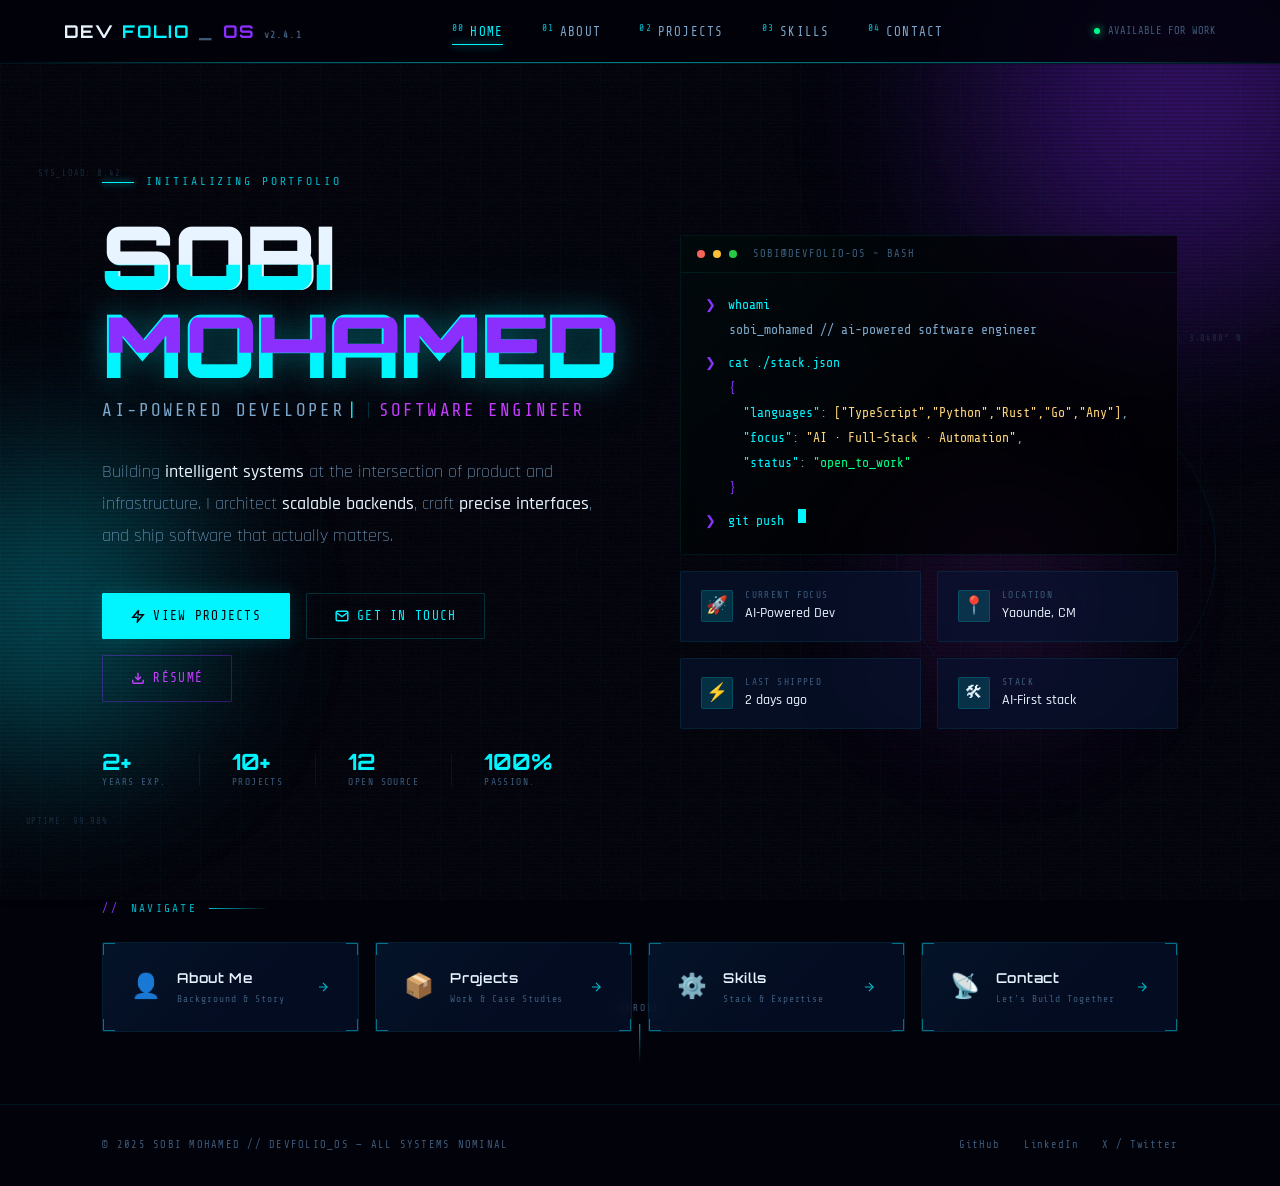
<file: index.html>
<!DOCTYPE html>
<html lang="en">
<head>
  <meta charset="UTF-8" />
  <meta name="viewport" content="width=device-width, initial-scale=1.0" />
  <title>DEVFOLIO_OS // SOBI MOHAMED</title>
  <link rel="stylesheet" href="./style.css" />
  <style>
    /* ── Hero-specific styles ─────────────────────────────── */
    .hero {
      min-height: calc(100vh - var(--nav-h));
      display: grid;
      grid-template-columns: 1fr 1fr;
      align-items: center;
      gap: 4rem;
      padding: clamp(3rem, 8vh, 6rem) clamp(1.5rem, 8vw, 7rem);
      max-width: 1280px;
      margin: 0 auto;
      position: relative;
      z-index: 1;
    }

    /* ── Left column ──────────────────────────────────────── */
    .hero-left { display: flex; flex-direction: column; gap: 0; }

    .hero-eyebrow {
      display: flex;
      align-items: center;
      gap: 0.75rem;
      font-family: var(--font-mono);
      font-size: 0.72rem;
      color: var(--cyan-dim);
      letter-spacing: 0.25em;
      text-transform: uppercase;
      margin-bottom: 1.25rem;
    }
    .hero-eyebrow::before {
      content: '';
      width: 32px;
      height: 1px;
      background: var(--cyan);
      box-shadow: 0 0 6px var(--cyan);
    }

    .hero-name {
      font-family: var(--font-display);
      font-size: clamp(3rem, 7vw, 5.5rem);
      font-weight: 900;
      line-height: 1.0;
      letter-spacing: -0.02em;
      color: var(--text-primary);
      margin-bottom: 0.5rem;
    }
    .hero-name .line-2 {
      color: var(--cyan);
      text-shadow: 0 0 30px var(--cyan-glow-md), 0 0 80px var(--cyan-glow);
      display: block;
    }

    .hero-title {
      font-family: var(--font-mono);
      font-size: clamp(0.85rem, 1.8vw, 1.1rem);
      color: var(--text-secondary);
      letter-spacing: 0.12em;
      text-transform: uppercase;
      margin-bottom: 2rem;
      display: flex;
      align-items: center;
      gap: 0.6rem;
    }
    .hero-title-divider {
      width: 1px;
      height: 16px;
      background: var(--border-dim);
    }
    .hero-title .accent { color: var(--electric); }

    .hero-tagline {
      font-size: clamp(1rem, 1.6vw, 1.15rem);
      color: var(--text-secondary);
      line-height: 1.75;
      max-width: 520px;
      margin-bottom: 2.5rem;
      font-weight: 300;
    }
    .hero-tagline strong {
      color: var(--text-primary);
      font-weight: 500;
    }

    .hero-cta {
      display: flex;
      align-items: center;
      gap: 1rem;
      flex-wrap: wrap;
      margin-bottom: 3rem;
    }

    .hero-meta {
      display: flex;
      align-items: center;
      gap: 2rem;
      flex-wrap: wrap;
    }
    .hero-meta-item {
      display: flex;
      flex-direction: column;
      gap: 0.2rem;
    }
    .hero-meta-value {
      font-family: var(--font-display);
      font-size: 1.4rem;
      font-weight: 700;
      color: var(--cyan);
      line-height: 1;
    }
    .hero-meta-label {
      font-family: var(--font-mono);
      font-size: 0.6rem;
      color: var(--text-muted);
      letter-spacing: 0.15em;
      text-transform: uppercase;
    }
    .hero-meta-sep {
      width: 1px;
      height: 32px;
      background: var(--border-subtle);
    }

    /* ── Right column ─────────────────────────────────────── */
    .hero-right {
      display: flex;
      flex-direction: column;
      gap: 1rem;
      align-items: stretch;
    }

    /* Terminal card */
    .hero-terminal {
      animation: terminal-appear 1s var(--ease-out) 0.4s both;
    }
    @keyframes terminal-appear {
      from { opacity: 0; transform: translateY(20px) scale(0.98); }
      to   { opacity: 1; transform: translateY(0) scale(1); }
    }
    .hero-terminal .terminal-body { padding: 1.25rem 1.5rem; }

    /* Status strip */
    .hero-status-strip {
      display: grid;
      grid-template-columns: 1fr 1fr;
      gap: 1rem;
    }
    .status-card {
      background: var(--bg-glass);
      border: 1px solid var(--border-subtle);
      border-radius: 2px;
      padding: 1rem 1.25rem;
      display: flex;
      align-items: center;
      gap: 0.75rem;
      backdrop-filter: blur(8px);
      transition: border-color 0.3s ease;
    }
    .status-card:hover { border-color: var(--border-dim); }
    .status-icon {
      font-size: 1.1rem;
      width: 32px;
      height: 32px;
      display: flex;
      align-items: center;
      justify-content: center;
      background: var(--cyan-glow);
      border-radius: 2px;
      border: 1px solid rgba(0,245,255,0.15);
      flex-shrink: 0;
    }
    .status-info { min-width: 0; }
    .status-label {
      font-family: var(--font-mono);
      font-size: 0.6rem;
      color: var(--text-muted);
      letter-spacing: 0.15em;
      text-transform: uppercase;
    }
    .status-value {
      font-family: var(--font-body);
      font-size: 0.85rem;
      color: var(--text-primary);
      font-weight: 500;
      white-space: nowrap;
      overflow: hidden;
      text-overflow: ellipsis;
    }

    /* ── Scroll indicator ─────────────────────────────────── */
    .scroll-hint {
      position: absolute;
      bottom: 2.5rem;
      left: 50%;
      transform: translateX(-50%);
      display: flex;
      flex-direction: column;
      align-items: center;
      gap: 0.5rem;
      font-family: var(--font-mono);
      font-size: 0.6rem;
      color: var(--text-muted);
      letter-spacing: 0.2em;
      text-transform: uppercase;
      animation: hint-fade 3s ease-in-out 2s both;
    }
    @keyframes hint-fade {
      from { opacity: 0; transform: translateX(-50%) translateY(10px); }
      to   { opacity: 1; transform: translateX(-50%) translateY(0); }
    }
    .scroll-hint-line {
      width: 1px;
      height: 40px;
      background: linear-gradient(180deg, var(--cyan-dim), transparent);
      animation: scroll-line 2s ease-in-out infinite;
    }
    @keyframes scroll-line {
      0%, 100% { transform: scaleY(1); opacity: 0.6; }
      50%       { transform: scaleY(0.5); opacity: 1; }
    }

    /* ── Floating data points ─────────────────────────────── */
    .data-point {
      position: absolute;
      font-family: var(--font-mono);
      font-size: 0.55rem;
      color: var(--text-muted);
      letter-spacing: 0.1em;
      pointer-events: none;
      opacity: 0.4;
      animation: float-data 6s ease-in-out infinite alternate;
    }
    .data-point:nth-child(1) { top: 15%; left: 3%; animation-delay: 0s; }
    .data-point:nth-child(2) { top: 30%; right: 3%; animation-delay: -2s; }
    .data-point:nth-child(3) { bottom: 25%; left: 2%; animation-delay: -4s; }
    @keyframes float-data {
      from { transform: translateY(0); opacity: 0.3; }
      to   { transform: translateY(-8px); opacity: 0.5; }
    }

    /* ── Hero line animation ──────────────────────────────── */
    .hero-left > * {
      animation: slide-up 0.8s var(--ease-out) both;
    }
    .hero-eyebrow   { animation-delay: 0.05s; }
    .hero-name      { animation-delay: 0.15s; }
    .hero-title     { animation-delay: 0.25s; }
    .hero-tagline   { animation-delay: 0.35s; }
    .hero-cta       { animation-delay: 0.45s; }
    .hero-meta      { animation-delay: 0.55s; }
    @keyframes slide-up {
      from { opacity: 0; transform: translateY(24px); }
      to   { opacity: 1; transform: translateY(0); }
    }

    /* ── Typewriter cursor ────────────────────────────────── */
    #typed-role::after {
      content: '|';
      animation: blink 1s step-end infinite;
      color: var(--cyan);
      margin-left: 2px;
    }

    /* ── Holographic ring (decorative) ───────────────────── */
    .holo-ring {
      position: absolute;
      border-radius: 50%;
      border: 1px solid;
      pointer-events: none;
      animation: ring-pulse 4s ease-in-out infinite;
    }
    .holo-ring-1 {
      width: 320px; height: 320px;
      border-color: rgba(0,245,255,0.06);
      top: 50%; right: 5%;
      transform: translateY(-50%);
      animation-delay: 0s;
    }
    .holo-ring-2 {
      width: 480px; height: 480px;
      border-color: rgba(139,47,255,0.04);
      top: 50%; right: 5%;
      transform: translateY(-50%);
      animation-delay: -2s;
    }
    .holo-ring-3 {
      width: 640px; height: 640px;
      border-color: rgba(0,245,255,0.025);
      top: 50%; right: 5%;
      transform: translateY(-50%);
      animation-delay: -1s;
    }
    @keyframes ring-pulse {
      0%, 100% { opacity: 0.5; transform: translateY(-50%) scale(1); }
      50%       { opacity: 1; transform: translateY(-50%) scale(1.02); }
    }

    /* ── Responsive ───────────────────────────────────────── */
    @media (max-width: 1024px) {
      .hero {
        grid-template-columns: 1fr;
        gap: 3rem;
        padding-top: 2.5rem;
      }
      .hero-right { display: none; }
      .holo-ring { display: none; }
    }
    @media (max-width: 768px) {
      .hero-meta { gap: 1.25rem; }
      .scroll-hint { display: none; }
    }
    @media (max-width: 480px) {
      .hero-meta-value { font-size: 1.1rem; }
    }
  </style>
</head>
<body>

  <!-- Background layers -->
  <div class="noise"></div>
  <div class="orb orb-1"></div>
  <div class="orb orb-2"></div>
  <div class="orb orb-3"></div>

  <!-- Navigation -->
  <nav class="nav" id="main-nav">
    <a href="./index.html" class="nav-logo">
      <span>DEV</span><span class="accent">FOLIO</span><span style="color:var(--text-muted)">_</span><span style="color:var(--violet)">OS</span>
      <span class="version">v2.4.1</span>
    </a>

    <ul class="nav-links" id="nav-links">
      <li><a href="./index.html"    class="nav-link active" data-index="00">Home</a></li>
      <li><a href="./about.html"    class="nav-link"        data-index="01">About</a></li>
      <li><a href="./projects.html" class="nav-link"        data-index="02">Projects</a></li>
      <li><a href="./skills.html"   class="nav-link"        data-index="03">Skills</a></li>
      <li><a href="./contact.html"  class="nav-link"        data-index="04">Contact</a></li>
    </ul>

    <div class="nav-status">
      <div class="nav-status-dot"></div>
      <span>AVAILABLE FOR WORK</span>
    </div>

    <button class="nav-toggle" id="nav-toggle" aria-label="Toggle navigation">
      <span></span><span></span><span></span>
    </button>
  </nav>

  <!-- Page -->
  <main class="page">

    <!-- Floating data labels -->
    <span class="data-point">SYS_LOAD: 0.42</span>
    <span class="data-point">LAT: 3.8480° N</span>
    <span class="data-point">UPTIME: 99.98%</span>

    <!-- Holographic rings -->
    <div class="holo-ring holo-ring-1"></div>
    <div class="holo-ring holo-ring-2"></div>
    <div class="holo-ring holo-ring-3"></div>

    <!-- Hero -->
    <section class="hero" id="hero">

      <!-- Left Column -->
      <div class="hero-left">

        <div class="hero-eyebrow">
          <span>Initializing portfolio</span>
        </div>

        <h1 class="hero-name glitch" data-text="SOBI MOHAMED">
          SOBI
          <span class="line-2">MOHAMED</span>
        </h1>

        <p class="hero-title">
          <span id="typed-role">AI-Powered Developer</span>
          <span class="hero-title-divider"></span>
          <span class="accent">Software Engineer</span>
        </p>

        <p class="hero-tagline">
          Building <strong>intelligent systems</strong> at the intersection of
          product and infrastructure. I architect <strong>scalable backends</strong>,
          craft <strong>precise interfaces</strong>, and ship software that
          actually matters.
        </p>

        <div class="hero-cta">
          <a href="./projects.html" class="btn btn-primary">
            <svg width="14" height="14" viewBox="0 0 24 24" fill="none" stroke="currentColor" stroke-width="2.5"><polyline points="13 2 3 14 12 14 11 22 21 10 12 10 13 2"></polyline></svg>
            View Projects
          </a>
          <a href="./contact.html" class="btn btn-outline">
            <svg width="14" height="14" viewBox="0 0 24 24" fill="none" stroke="currentColor" stroke-width="2.5"><path d="M4 4h16c1.1 0 2 .9 2 2v12c0 1.1-.9 2-2 2H4c-1.1 0-2-.9-2-2V6c0-1.1.9-2 2-2z"></path><polyline points="22,6 12,13 2,6"></polyline></svg>
            Get In Touch
          </a>
          <a href="/assets/myResume.pdf" class="btn btn-violet">
            <svg width="14" height="14" viewBox="0 0 24 24" fill="none" stroke="currentColor" stroke-width="2.5"><path d="M21 15v4a2 2 0 0 1-2 2H5a2 2 0 0 1-2-2v-4"></path><polyline points="7 10 12 15 17 10"></polyline><line x1="12" y1="15" x2="12" y2="3"></line></svg>
            Résumé
          </a>
        </div>

        <div class="hero-meta">
          <div class="hero-meta-item">
            <span class="hero-meta-value">2+</span>
            <span class="hero-meta-label">Years Exp.</span>
          </div>
          <div class="hero-meta-sep"></div>
          <div class="hero-meta-item">
            <span class="hero-meta-value">10+</span>
            <span class="hero-meta-label">Projects</span>
          </div>
          <div class="hero-meta-sep"></div>
          <div class="hero-meta-item">
            <span class="hero-meta-value">12</span>
            <span class="hero-meta-label">Open Source</span>
          </div>
          <div class="hero-meta-sep"></div>
          <div class="hero-meta-item">
            <span class="hero-meta-value">100%</span>
            <span class="hero-meta-label">Passion.</span>
          </div>
        </div>

      </div>

      <!-- Right Column -->
      <div class="hero-right">

        <!-- Terminal window -->
        <div class="hero-terminal terminal card">
          <div class="terminal-header">
            <div class="terminal-dot red"></div>
            <div class="terminal-dot yellow"></div>
            <div class="terminal-dot green"></div>
            <span class="terminal-title">sobi@devfolio-os ~ bash</span>
          </div>
          <div class="terminal-body">
            <div class="terminal-line">
              <span class="terminal-prompt">❯</span>
              <span class="terminal-cmd">whoami</span>
            </div>
            <div class="terminal-line">
              <span class="terminal-out">sobi_mohamed // ai-powered software engineer</span>
            </div>
            <div class="terminal-line" style="margin-top:0.5rem">
              <span class="terminal-prompt">❯</span>
              <span class="terminal-cmd">cat ./stack.json</span>
            </div>
            <div class="terminal-line">
              <span class="terminal-out" style="color:var(--violet);">{</span>
            </div>
            <div class="terminal-line">
              <span class="terminal-out">&nbsp;&nbsp;<span style="color:var(--cyan);">"languages"</span>: <span style="color:#ffd77a;">["TypeScript","Python","Rust","Go","Any"]</span>,</span>
            </div>
            <div class="terminal-line">
              <span class="terminal-out">&nbsp;&nbsp;<span style="color:var(--cyan);">"focus"</span>: <span style="color:#ffd77a;">"AI · Full-Stack · Automation"</span>,</span>
            </div>
            <div class="terminal-line">
              <span class="terminal-out">&nbsp;&nbsp;<span style="color:var(--cyan);">"status"</span>: <span style="color:#00ff88;">"open_to_work"</span></span>
            </div>
            <div class="terminal-line">
              <span class="terminal-out" style="color:var(--violet);">}</span>
            </div>
            <div class="terminal-line" style="margin-top:0.5rem">
              <span class="terminal-prompt">❯</span>
              <span class="terminal-cmd" id="live-cmd"></span>
              <span class="terminal-cursor"></span>
            </div>
          </div>
        </div>

        <!-- Status strip -->
        <div class="hero-status-strip">
          <div class="status-card">
            <div class="status-icon">🚀</div>
            <div class="status-info">
              <div class="status-label">Current Focus</div>
              <div class="status-value">AI-Powered Dev</div>
            </div>
          </div>
          <div class="status-card">
            <div class="status-icon">📍</div>
            <div class="status-info">
              <div class="status-label">Location</div>
              <div class="status-value">Yaounde, CM</div>
            </div>
          </div>
          <div class="status-card">
            <div class="status-icon">⚡</div>
            <div class="status-info">
              <div class="status-label">Last Shipped</div>
              <div class="status-value">2 days ago</div>
            </div>
          </div>
          <div class="status-card">
            <div class="status-icon">🛠</div>
            <div class="status-info">
              <div class="status-label">Stack</div>
              <div class="status-value">AI-First stack</div>
            </div>
          </div>
        </div>

      </div>

    </section><!-- /hero -->

    <!-- Scroll hint -->
    <div class="scroll-hint">
      <span>Scroll</span>
      <div class="scroll-hint-line"></div>
    </div>

    <!-- Quick nav tiles -->
    <section class="section reveal" id="quick-nav" style="padding-top:0; padding-bottom: clamp(4rem,8vh,6rem);">
      <div class="section-tag">Navigate</div>
      <div style="display:grid; grid-template-columns: repeat(auto-fit, minmax(220px, 1fr)); gap:1rem; margin-top:1.5rem;">

        <a href="./about.html" class="card" style="padding:1.5rem 1.75rem; display:flex; align-items:center; gap:1rem; text-decoration:none;">
          <div class="card-corner tl"></div><div class="card-corner tr"></div>
          <div class="card-corner bl"></div><div class="card-corner br"></div>
          <span style="font-size:1.5rem;">👤</span>
          <div>
            <div style="font-family:var(--font-display);font-size:0.85rem;font-weight:600;color:var(--text-primary);letter-spacing:0.05em;">About Me</div>
            <div style="font-family:var(--font-mono);font-size:0.6rem;color:var(--text-muted);letter-spacing:0.1em;margin-top:0.2rem;">Background &amp; Story</div>
          </div>
          <svg style="margin-left:auto;color:var(--cyan-dim);flex-shrink:0;" width="14" height="14" viewBox="0 0 24 24" fill="none" stroke="currentColor" stroke-width="2"><line x1="5" y1="12" x2="19" y2="12"/><polyline points="12 5 19 12 12 19"/></svg>
        </a>

        <a href="./projects.html" class="card" style="padding:1.5rem 1.75rem; display:flex; align-items:center; gap:1rem; text-decoration:none;">
          <div class="card-corner tl"></div><div class="card-corner tr"></div>
          <div class="card-corner bl"></div><div class="card-corner br"></div>
          <span style="font-size:1.5rem;">📦</span>
          <div>
            <div style="font-family:var(--font-display);font-size:0.85rem;font-weight:600;color:var(--text-primary);letter-spacing:0.05em;">Projects</div>
            <div style="font-family:var(--font-mono);font-size:0.6rem;color:var(--text-muted);letter-spacing:0.1em;margin-top:0.2rem;">Work &amp; Case Studies</div>
          </div>
          <svg style="margin-left:auto;color:var(--cyan-dim);flex-shrink:0;" width="14" height="14" viewBox="0 0 24 24" fill="none" stroke="currentColor" stroke-width="2"><line x1="5" y1="12" x2="19" y2="12"/><polyline points="12 5 19 12 12 19"/></svg>
        </a>

        <a href="./skills.html" class="card" style="padding:1.5rem 1.75rem; display:flex; align-items:center; gap:1rem; text-decoration:none;">
          <div class="card-corner tl"></div><div class="card-corner tr"></div>
          <div class="card-corner bl"></div><div class="card-corner br"></div>
          <span style="font-size:1.5rem;">⚙️</span>
          <div>
            <div style="font-family:var(--font-display);font-size:0.85rem;font-weight:600;color:var(--text-primary);letter-spacing:0.05em;">Skills</div>
            <div style="font-family:var(--font-mono);font-size:0.6rem;color:var(--text-muted);letter-spacing:0.1em;margin-top:0.2rem;">Stack &amp; Expertise</div>
          </div>
          <svg style="margin-left:auto;color:var(--cyan-dim);flex-shrink:0;" width="14" height="14" viewBox="0 0 24 24" fill="none" stroke="currentColor" stroke-width="2"><line x1="5" y1="12" x2="19" y2="12"/><polyline points="12 5 19 12 12 19"/></svg>
        </a>

        <a href="./contact.html" class="card" style="padding:1.5rem 1.75rem; display:flex; align-items:center; gap:1rem; text-decoration:none;">
          <div class="card-corner tl"></div><div class="card-corner tr"></div>
          <div class="card-corner bl"></div><div class="card-corner br"></div>
          <span style="font-size:1.5rem;">📡</span>
          <div>
            <div style="font-family:var(--font-display);font-size:0.85rem;font-weight:600;color:var(--text-primary);letter-spacing:0.05em;">Contact</div>
            <div style="font-family:var(--font-mono);font-size:0.6rem;color:var(--text-muted);letter-spacing:0.1em;margin-top:0.2rem;">Let's Build Together</div>
          </div>
          <svg style="margin-left:auto;color:var(--cyan-dim);flex-shrink:0;" width="14" height="14" viewBox="0 0 24 24" fill="none" stroke="currentColor" stroke-width="2"><line x1="5" y1="12" x2="19" y2="12"/><polyline points="12 5 19 12 12 19"/></svg>
        </a>

      </div>
    </section>

  </main>

  <!-- Footer -->
  <footer class="footer">
    <div class="footer-left">
      &copy; 2025 SOBI MOHAMED // DEVFOLIO_OS &mdash; ALL SYSTEMS NOMINAL
    </div>
    <div class="footer-right">
      <a href="https://github.com/sobimohammet" target="_blank" rel="noopener">GitHub</a>
      <a href="https://linkedin.com/" target="_blank" rel="noopener">LinkedIn</a>
      <a href="https://twitter.com/" target="_blank" rel="noopener">X / Twitter</a>
    </div>
  </footer>

  <script src="./main.js"></script>
  <script>
    /* ── Typewriter role cycling ─────────────────────────── */
    const roles = [
      'AI-Powered Developer',
      'Full-Stack Engineer',
      'Backend Architect',
      'Automation Builder',
      'Software Craftsman',
    ];
    let roleIdx = 0;
    let charIdx = 0;
    let deleting = false;
    const typedEl = document.getElementById('typed-role');

    function typeRole() {
      const current = roles[roleIdx];
      if (!deleting) {
        typedEl.textContent = current.slice(0, ++charIdx);
        if (charIdx === current.length) {
          deleting = true;
          setTimeout(typeRole, 2200);
          return;
        }
      } else {
        typedEl.textContent = current.slice(0, --charIdx);
        if (charIdx === 0) {
          deleting = false;
          roleIdx = (roleIdx + 1) % roles.length;
        }
      }
      setTimeout(typeRole, deleting ? 45 : 90);
    }
    setTimeout(typeRole, 1200);

    /* ── Live terminal command animation ─────────────────── */
    const liveCmds = [
      'git push origin main',
      'npm run build',
      'docker compose up',
      'cargo test --release',
      'python train.py --epochs 50',
    ];
    let cmdIdx = 0;
    let cmdChar = 0;
    let cmdDeleting = false;
    const liveCmdEl = document.getElementById('live-cmd');

    function typeCmd() {
      const current = liveCmds[cmdIdx];
      if (!cmdDeleting) {
        liveCmdEl.textContent = current.slice(0, ++cmdChar);
        if (cmdChar === current.length) {
          cmdDeleting = true;
          setTimeout(typeCmd, 1800);
          return;
        }
      } else {
        liveCmdEl.textContent = current.slice(0, --cmdChar);
        if (cmdChar === 0) {
          cmdDeleting = false;
          cmdIdx = (cmdIdx + 1) % liveCmds.length;
        }
      }
      setTimeout(typeCmd, cmdDeleting ? 35 : 80);
    }
    setTimeout(typeCmd, 2500);
  </script>

</body>
</html>
</file>
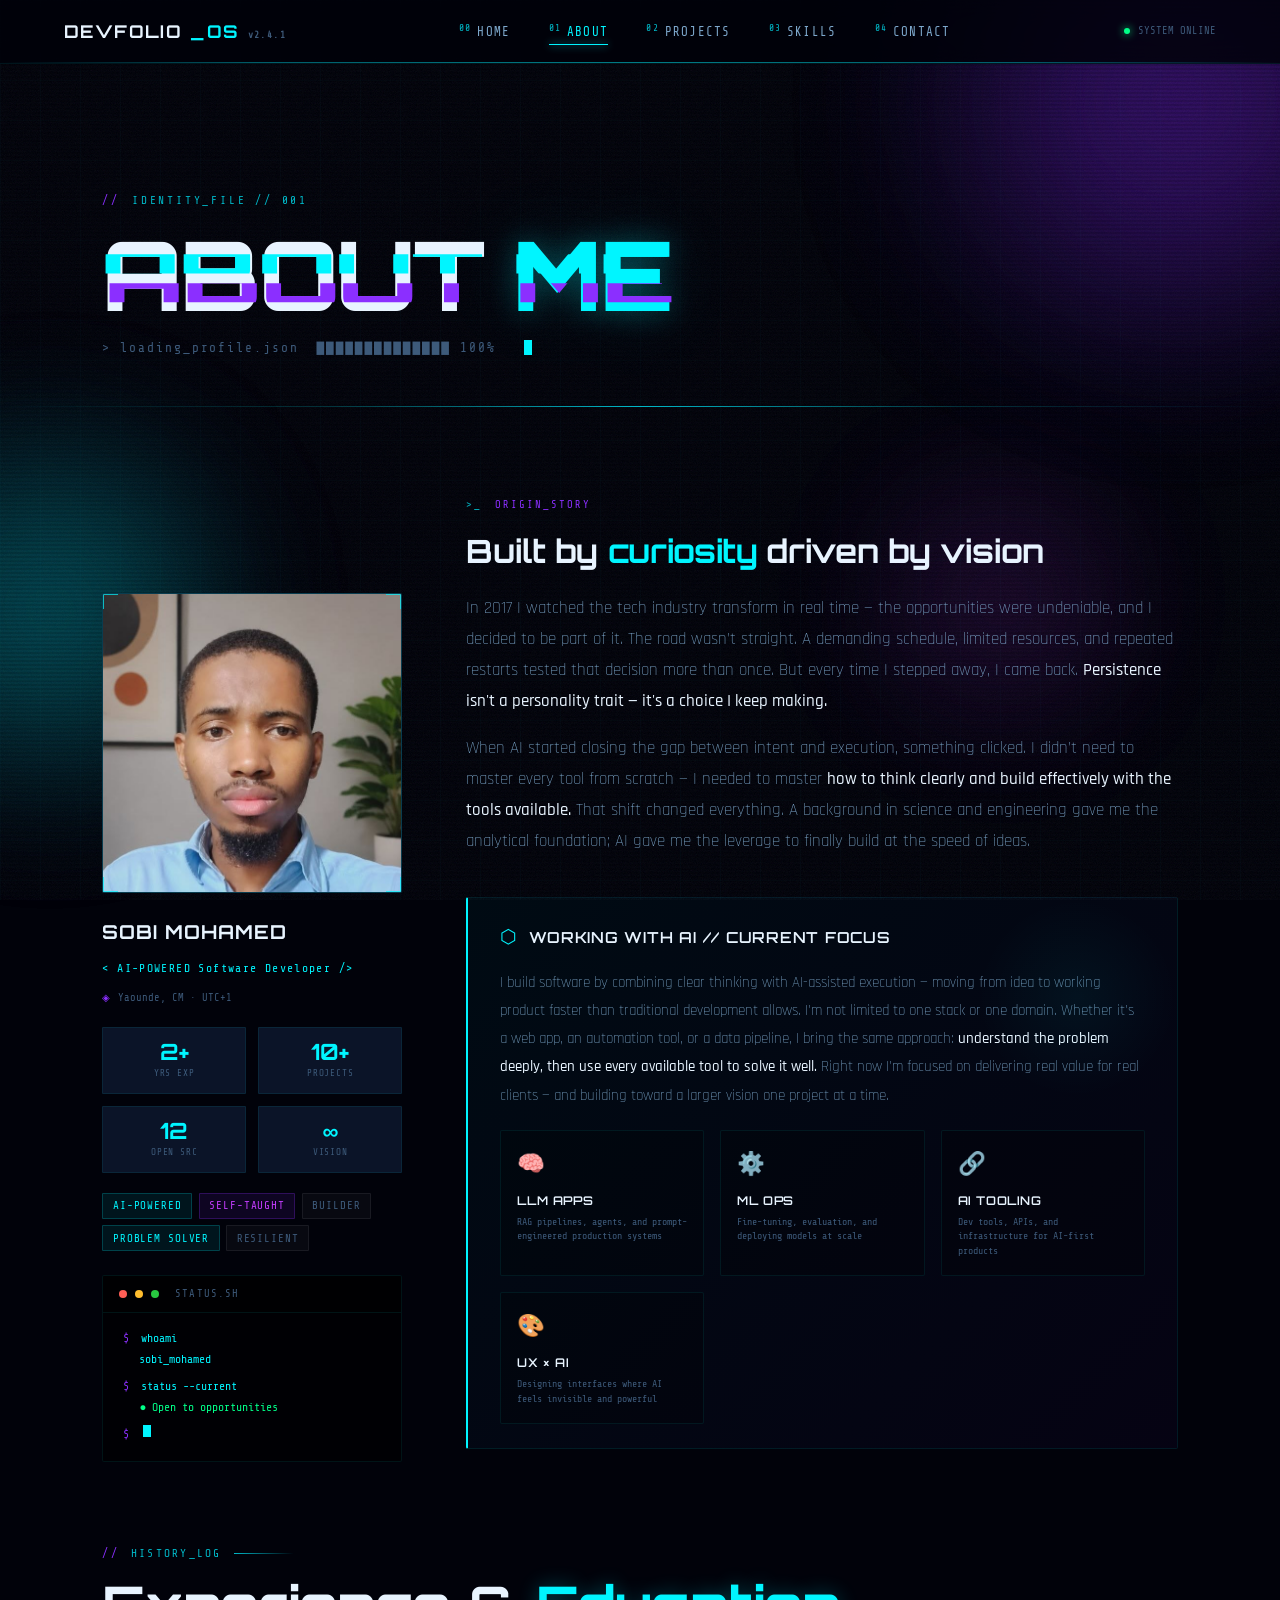
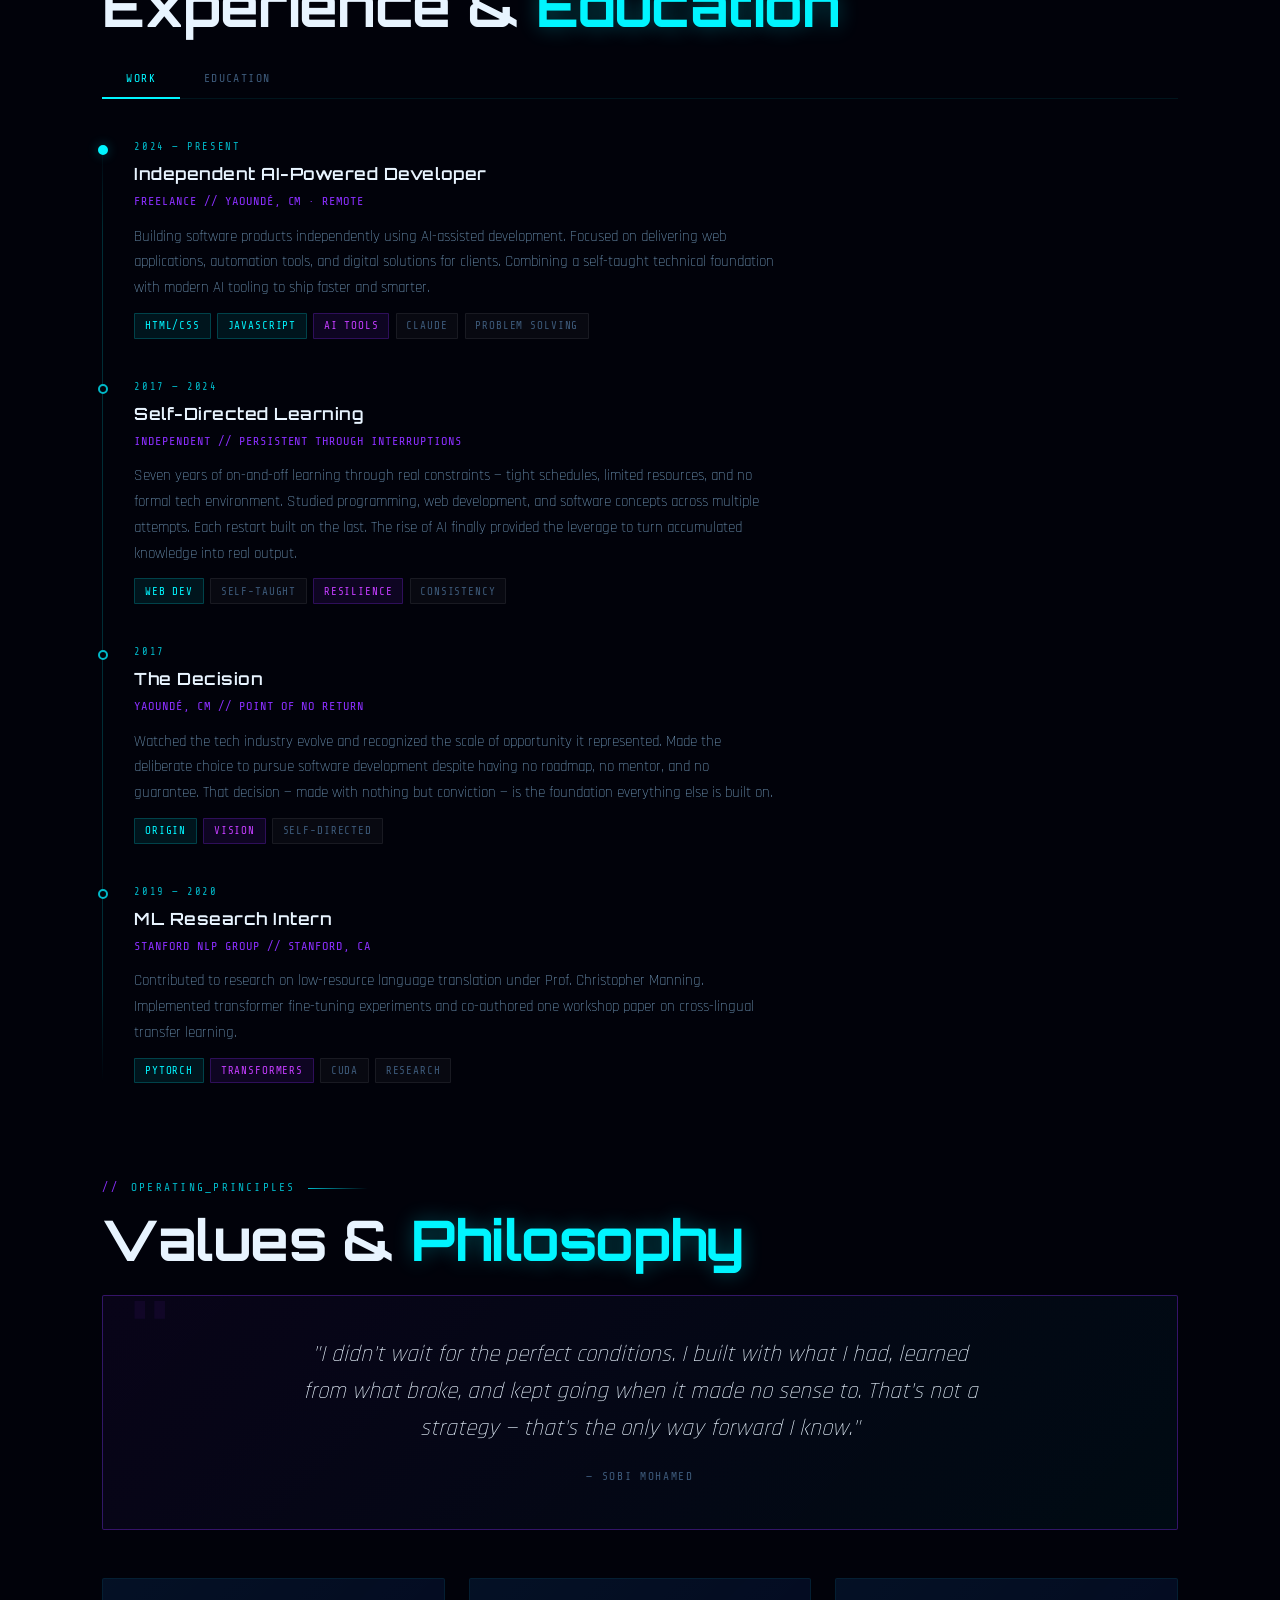
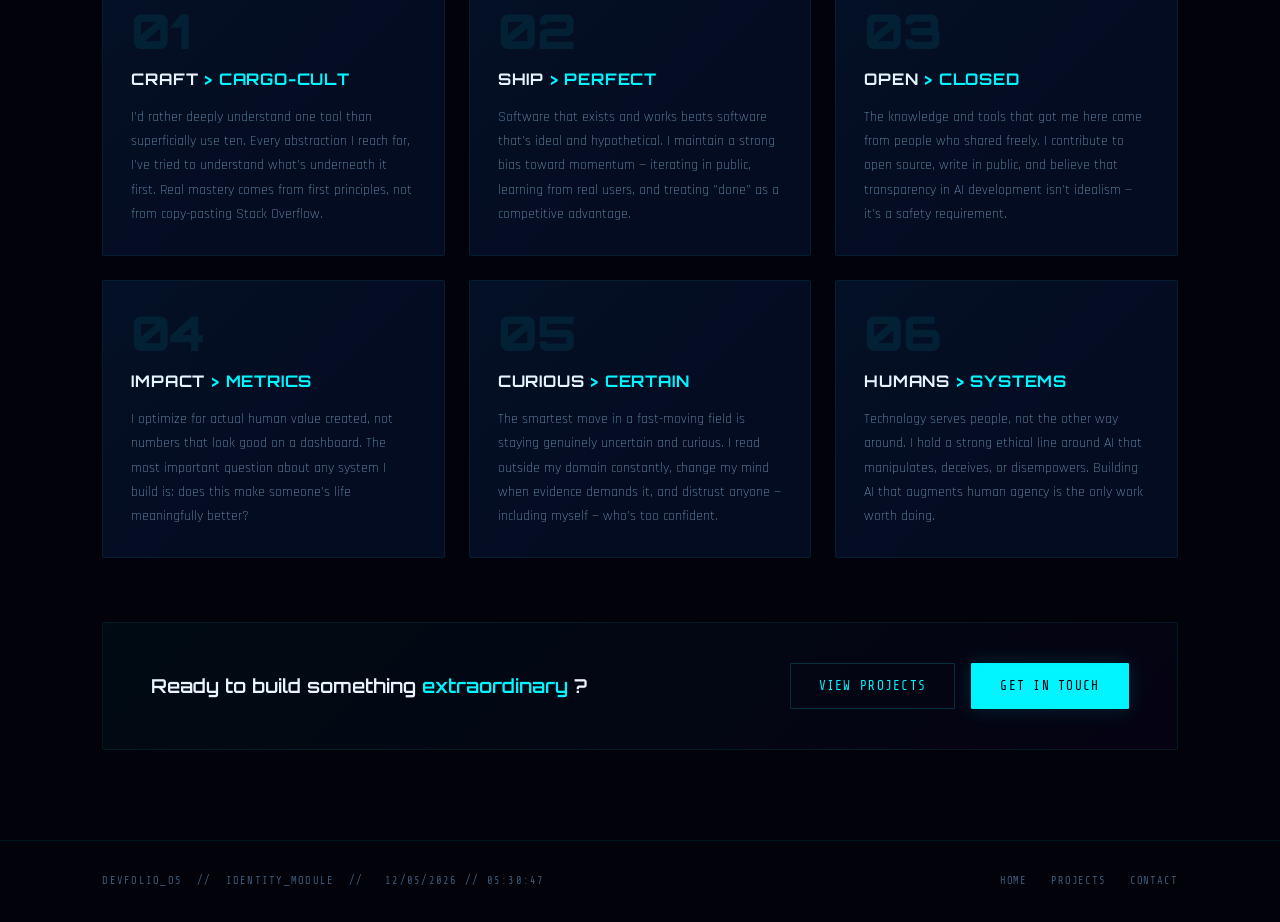
<file: about.html>
<!doctype html>
<html lang="en">
  <head>
    <meta charset="UTF-8" />
    <meta name="viewport" content="width=device-width, initial-scale=1.0" />
    <title>DEVFOLIO_OS // ABOUT</title>
    <link rel="stylesheet" href="./style.css" />
    <style>
      /* ── About Page Styles ──────────────────────────────────── */

      /* Hero banner */
      .about-hero {
        min-height: 38vh;
        display: flex;
        align-items: flex-end;
        padding: clamp(3rem, 8vh, 6rem) clamp(1.5rem, 8vw, 7rem) 3rem;
        position: relative;
        max-width: 1280px;
        margin: 0 auto;
      }

      .about-hero-content {
        position: relative;
        z-index: 2;
      }

      .about-hero-eyebrow {
        font-family: var(--font-mono);
        font-size: 0.7rem;
        color: var(--cyan-dim);
        letter-spacing: 0.25em;
        text-transform: uppercase;
        margin-bottom: 1rem;
        display: flex;
        align-items: center;
        gap: 0.75rem;
      }
      .about-hero-eyebrow::before {
        content: '//';
        color: var(--violet);
      }

      .about-hero-title {
        font-family: var(--font-display);
        font-size: clamp(3rem, 8vw, 6rem);
        font-weight: 900;
        line-height: 1;
        letter-spacing: -0.02em;
        color: var(--text-primary);
        margin-bottom: 0.5rem;
      }
      .about-hero-title em {
        font-style: normal;
        color: var(--cyan);
        text-shadow:
          0 0 30px var(--cyan-glow-md),
          0 0 80px var(--cyan-glow);
      }

      .about-hero-sub {
        font-family: var(--font-mono);
        font-size: 0.8rem;
        color: var(--text-muted);
        letter-spacing: 0.15em;
        margin-top: 1rem;
      }

      /* ── Profile + Bio grid ─────────────────────────────────── */
      .about-intro {
        display: grid;
        grid-template-columns: 300px 1fr;
        gap: 4rem;
        align-items: start;
        margin-bottom: 6rem;
      }

      @media (max-width: 900px) {
        .about-intro {
          grid-template-columns: 1fr;
          gap: 5rem;
        }
      }

      /* Profile card */
      .profile-card {
        position: relative;
        top: calc(var(--nav-h) + 2rem);
      }

      .profile-photo-wrap {
        position: relative;
        width: 100%;
        aspect-ratio: 1;
        margin-bottom: 1.5rem;
      }

      .profile-photo-frame {
        position: absolute;
        inset: 0;
        border: 1px solid var(--border-dim);
        border-radius: 2px;
        overflow: hidden;
        background: var(--bg-raised);
      }

      .profile-photo {
        width: 100%;
        height: 100%;
        object-fit: cover;
        object-position: center top;
        display: block;
      }

      /* Scanning line on photo */
      .profile-scan-line {
        position: absolute;
        left: 0;
        right: 0;
        height: 1px;
        background: linear-gradient(90deg, transparent, var(--cyan-dim), transparent);
        animation: scan-photo 3s linear infinite;
        pointer-events: none;
        z-index: 3;
      }
      @keyframes scan-photo {
        0% {
          top: 0%;
          opacity: 0;
        }
        5% {
          opacity: 1;
        }
        95% {
          opacity: 1;
        }
        100% {
          top: 100%;
          opacity: 0;
        }
      }

      /* Corner accents on photo */
      .photo-corner {
        position: absolute;
        width: 16px;
        height: 16px;
        border-color: var(--cyan);
        border-style: solid;
        opacity: 0.7;
        z-index: 4;
      }
      .photo-corner.tl {
        top: -1px;
        left: -1px;
        border-width: 2px 0 0 2px;
      }
      .photo-corner.tr {
        top: -1px;
        right: -1px;
        border-width: 2px 2px 0 0;
      }
      .photo-corner.bl {
        bottom: -1px;
        left: -1px;
        border-width: 0 0 2px 2px;
      }
      .photo-corner.br {
        bottom: -1px;
        right: -1px;
        border-width: 0 2px 2px 0;
      }

      /* Profile meta */
      .profile-meta {
        display: flex;
        flex-direction: column;
        gap: 0.75rem;
      }

      .profile-name {
        font-family: var(--font-display);
        font-size: 1.2rem;
        font-weight: 700;
        color: var(--text-primary);
        letter-spacing: 0.05em;
      }

      .profile-title-tag {
        font-family: var(--font-mono);
        font-size: 0.72rem;
        color: var(--cyan);
        letter-spacing: 0.12em;
      }

      .profile-location {
        font-family: var(--font-mono);
        font-size: 0.65rem;
        color: var(--text-muted);
        display: flex;
        align-items: center;
        gap: 0.5rem;
      }
      .profile-location::before {
        content: '◈';
        color: var(--violet);
      }

      .profile-stats {
        display: grid;
        grid-template-columns: 1fr 1fr;
        gap: 0.75rem;
        margin-top: 0.5rem;
      }

      .stat-item {
        background: var(--bg-raised);
        border: 1px solid var(--border-subtle);
        padding: 0.75rem;
        border-radius: 1px;
        text-align: center;
      }
      .stat-value {
        font-family: var(--font-display);
        font-size: 1.4rem;
        font-weight: 700;
        color: var(--cyan);
        line-height: 1;
      }
      .stat-label {
        font-family: var(--font-mono);
        font-size: 0.58rem;
        color: var(--text-muted);
        letter-spacing: 0.1em;
        text-transform: uppercase;
        margin-top: 0.25rem;
      }

      .profile-tags {
        display: flex;
        flex-wrap: wrap;
        gap: 0.4rem;
        margin-top: 0.5rem;
      }

      /* ── Bio section ────────────────────────────────────────── */
      .bio-section {
        display: flex;
        flex-direction: column;
        gap: 2.5rem;
      }

      .bio-block {
        position: relative;
      }

      .bio-label {
        font-family: var(--font-mono);
        font-size: 0.65rem;
        color: var(--violet);
        letter-spacing: 0.2em;
        text-transform: uppercase;
        margin-bottom: 0.75rem;
        display: flex;
        align-items: center;
        gap: 0.5rem;
      }
      .bio-label::before {
        content: '>_';
        color: var(--cyan-dim);
        margin-right: 0.25rem;
      }

      .bio-heading {
        font-family: var(--font-display);
        font-size: clamp(1.4rem, 3vw, 2rem);
        font-weight: 700;
        color: var(--text-primary);
        margin-bottom: 1rem;
        letter-spacing: -0.01em;
      }
      .bio-heading em {
        font-style: normal;
        color: var(--cyan);
      }

      .bio-text {
        font-size: 1.05rem;
        color: var(--text-secondary);
        line-height: 1.85;
        font-weight: 300;
      }
      .bio-text + .bio-text {
        margin-top: 1rem;
      }

      .bio-highlight {
        display: inline;
        color: var(--text-primary);
        font-weight: 500;
      }

      /* AI specialization callout */
      .ai-callout {
        background: linear-gradient(135deg, rgba(0, 245, 255, 0.04) 0%, rgba(139, 47, 255, 0.04) 100%);
        border: 1px solid var(--border-subtle);
        border-left: 2px solid var(--cyan);
        padding: 1.5rem 2rem;
        border-radius: 2px;
        position: relative;
        overflow: hidden;
      }
      .ai-callout::before {
        content: '';
        position: absolute;
        top: 0;
        right: 0;
        width: 200px;
        height: 200px;
        background: radial-gradient(circle, rgba(0, 245, 255, 0.05) 0%, transparent 70%);
        pointer-events: none;
      }

      .ai-callout-header {
        display: flex;
        align-items: center;
        gap: 0.75rem;
        margin-bottom: 1rem;
      }

      .ai-callout-icon {
        font-family: var(--font-mono);
        font-size: 1.2rem;
        color: var(--cyan);
      }

      .ai-callout-title {
        font-family: var(--font-display);
        font-size: 0.95rem;
        font-weight: 600;
        color: var(--text-primary);
        letter-spacing: 0.05em;
      }

      .ai-pillars {
        display: grid;
        grid-template-columns: repeat(auto-fit, minmax(160px, 1fr));
        gap: 1rem;
        margin-top: 1.25rem;
      }

      .ai-pillar {
        background: rgba(0, 0, 0, 0.25);
        border: 1px solid var(--border-subtle);
        padding: 1rem;
        border-radius: 2px;
        transition:
          border-color 0.3s ease,
          box-shadow 0.3s ease;
      }
      .ai-pillar:hover {
        border-color: var(--border-dim);
        box-shadow: 0 0 20px rgba(0, 245, 255, 0.05);
      }

      .ai-pillar-icon {
        font-size: 1.4rem;
        margin-bottom: 0.5rem;
        display: block;
      }

      .ai-pillar-name {
        font-family: var(--font-display);
        font-size: 0.75rem;
        font-weight: 600;
        color: var(--text-primary);
        letter-spacing: 0.05em;
        margin-bottom: 0.3rem;
      }

      .ai-pillar-desc {
        font-family: var(--font-mono);
        font-size: 0.62rem;
        color: var(--text-muted);
        line-height: 1.5;
      }

      /* ── Timeline ───────────────────────────────────────────── */
      .timeline-section {
        margin-bottom: 6rem;
      }

      .timeline-tabs {
        display: flex;
        gap: 0;
        margin-bottom: 2.5rem;
        border-bottom: 1px solid var(--border-subtle);
      }

      .timeline-tab {
        font-family: var(--font-mono);
        font-size: 0.72rem;
        letter-spacing: 0.12em;
        text-transform: uppercase;
        color: var(--text-muted);
        padding: 0.75rem 1.5rem;
        cursor: pointer;
        border-bottom: 2px solid transparent;
        margin-bottom: -1px;
        transition:
          color 0.25s ease,
          border-color 0.25s ease;
        background: none;
        border-top: none;
        border-left: none;
        border-right: none;
      }
      .timeline-tab:hover {
        color: var(--text-secondary);
      }
      .timeline-tab.active {
        color: var(--cyan);
        border-bottom-color: var(--cyan);
      }

      .timeline-panel {
        display: none;
      }
      .timeline-panel.active {
        display: block;
      }

      .timeline {
        position: relative;
        padding-left: 2rem;
      }
      .timeline::before {
        content: '';
        position: absolute;
        left: 0;
        top: 0;
        bottom: 0;
        width: 1px;
        background: linear-gradient(
          180deg,
          transparent 0%,
          var(--border-dim) 10%,
          var(--border-dim) 90%,
          transparent 100%
        );
      }

      .timeline-item {
        position: relative;
        padding-bottom: 2.5rem;
      }
      .timeline-item:last-child {
        padding-bottom: 0;
      }

      .timeline-dot {
        position: absolute;
        left: -2rem;
        top: 0.35rem;
        width: 10px;
        height: 10px;
        border-radius: 50%;
        background: var(--bg-void);
        border: 2px solid var(--cyan-dim);
        transform: translateX(-4px);
        transition:
          border-color 0.3s ease,
          box-shadow 0.3s ease;
      }
      .timeline-item:hover .timeline-dot {
        border-color: var(--cyan);
        box-shadow: 0 0 12px var(--cyan-glow-md);
      }
      .timeline-dot.current {
        border-color: var(--cyan);
        background: var(--cyan);
        box-shadow: 0 0 12px var(--cyan-glow-md);
      }

      .timeline-date {
        font-family: var(--font-mono);
        font-size: 0.65rem;
        color: var(--cyan-dim);
        letter-spacing: 0.15em;
        text-transform: uppercase;
        margin-bottom: 0.35rem;
      }

      .timeline-role {
        font-family: var(--font-display);
        font-size: 1.05rem;
        font-weight: 600;
        color: var(--text-primary);
        letter-spacing: 0.03em;
        margin-bottom: 0.25rem;
      }

      .timeline-org {
        font-family: var(--font-mono);
        font-size: 0.75rem;
        color: var(--violet);
        letter-spacing: 0.08em;
        margin-bottom: 0.75rem;
      }

      .timeline-desc {
        font-size: 0.95rem;
        color: var(--text-secondary);
        line-height: 1.7;
        font-weight: 300;
        max-width: 640px;
      }

      .timeline-tags {
        display: flex;
        flex-wrap: wrap;
        gap: 0.4rem;
        margin-top: 0.75rem;
      }

      /* ── Philosophy / Values ────────────────────────────────── */
      .values-grid {
        display: grid;
        grid-template-columns: repeat(auto-fit, minmax(260px, 1fr));
        gap: 1.5rem;
        margin-top: 2.5rem;
      }

      .value-card {
        background: var(--bg-glass);
        border: 1px solid var(--border-subtle);
        padding: 1.75rem;
        border-radius: 2px;
        position: relative;
        overflow: hidden;
        transition:
          border-color 0.3s ease,
          transform 0.3s ease,
          box-shadow 0.3s ease;
      }
      .value-card::before {
        content: '';
        position: absolute;
        inset: 0;
        background: linear-gradient(135deg, rgba(0, 245, 255, 0.02) 0%, transparent 60%);
        pointer-events: none;
      }
      .value-card:hover {
        border-color: var(--border-dim);
        transform: translateY(-3px);
        box-shadow:
          0 12px 40px rgba(0, 0, 0, 0.4),
          0 0 20px rgba(0, 245, 255, 0.05);
      }

      .value-number {
        font-family: var(--font-display);
        font-size: 3rem;
        font-weight: 900;
        color: var(--border-subtle);
        line-height: 1;
        margin-bottom: 0.75rem;
        letter-spacing: -0.02em;
        transition: color 0.3s ease;
      }
      .value-card:hover .value-number {
        color: var(--border-dim);
      }

      .value-title {
        font-family: var(--font-display);
        font-size: 1rem;
        font-weight: 700;
        color: var(--text-primary);
        letter-spacing: 0.05em;
        margin-bottom: 0.75rem;
      }
      .value-title span {
        color: var(--cyan);
      }

      .value-desc {
        font-size: 0.9rem;
        color: var(--text-secondary);
        line-height: 1.7;
        font-weight: 300;
      }

      /* ── Philosophy quote ───────────────────────────────────── */
      .philosophy-quote {
        background: linear-gradient(135deg, rgba(139, 47, 255, 0.06) 0%, rgba(0, 245, 255, 0.04) 100%);
        border: 1px solid var(--border-violet);
        padding: 2.5rem 3rem;
        border-radius: 2px;
        text-align: center;
        position: relative;
        overflow: hidden;
        margin-bottom: 3rem;
      }
      .philosophy-quote::before {
        content: '"';
        position: absolute;
        top: -1rem;
        left: 1.5rem;
        font-family: var(--font-display);
        font-size: 8rem;
        color: var(--violet);
        opacity: 0.07;
        line-height: 1;
      }

      .philosophy-quote blockquote {
        font-family: var(--font-body);
        font-size: clamp(1.1rem, 2.5vw, 1.45rem);
        color: var(--text-primary);
        line-height: 1.6;
        font-weight: 300;
        font-style: italic;
        position: relative;
        z-index: 1;
        max-width: 700px;
        margin: 0 auto 1rem;
      }

      .philosophy-quote cite {
        font-family: var(--font-mono);
        font-size: 0.7rem;
        color: var(--text-muted);
        letter-spacing: 0.15em;
        text-transform: uppercase;
        font-style: normal;
        position: relative;
        z-index: 1;
      }

      /* ── CTA strip ──────────────────────────────────────────── */
      .about-cta {
        display: flex;
        align-items: center;
        justify-content: space-between;
        flex-wrap: wrap;
        gap: 2rem;
        padding: 2.5rem 3rem;
        background: linear-gradient(135deg, rgba(0, 245, 255, 0.04) 0%, rgba(139, 47, 255, 0.04) 100%);
        border: 1px solid var(--border-subtle);
        border-radius: 2px;
        margin-top: 4rem;
      }

      .about-cta-text {
        font-family: var(--font-display);
        font-size: 1.2rem;
        font-weight: 600;
        color: var(--text-primary);
      }
      .about-cta-text span {
        color: var(--cyan);
      }

      .about-cta-buttons {
        display: flex;
        gap: 1rem;
        flex-wrap: wrap;
      }

      @media (max-width: 600px) {
        .about-cta {
          padding: 1.75rem;
        }
        .philosophy-quote {
          padding: 2rem 1.5rem;
        }
        .timeline {
          padding-left: 1.5rem;
        }
        .timeline-dot {
          left: -1.5rem;
        }
      }
    </style>
  </head>
  <body>
    <!-- Background layers -->
    <div class="orb orb-1"></div>
    <div class="orb orb-2"></div>
    <div class="orb orb-3"></div>
    <div class="noise"></div>

    <!-- ── Navigation ─────────────────────────────────────────── -->
    <nav class="nav" role="navigation">
      <a href="./index.html" class="nav-logo">
        DEVFOLIO
        <span class="accent">_OS</span>
        <span class="version">v2.4.1</span>
      </a>

      <ul class="nav-links" id="navLinks">
        <li><a href="./index.html" class="nav-link" data-index="00">Home</a></li>
        <li><a href="./about.html" class="nav-link active" data-index="01">About</a></li>
        <li><a href="./projects.html" class="nav-link" data-index="02">Projects</a></li>
        <li><a href="./skills.html" class="nav-link" data-index="03">Skills</a></li>
        <li><a href="./contact.html" class="nav-link" data-index="04">Contact</a></li>
      </ul>

      <div class="nav-status">
        <span class="nav-status-dot"></span>
        <span>SYSTEM ONLINE</span>
      </div>

      <button class="nav-toggle" id="navToggle" aria-label="Toggle navigation">
        <span></span>
        <span></span>
        <span></span>
      </button>
    </nav>

    <!-- ── Page ───────────────────────────────────────────────── -->
    <div class="page">
      <!-- Hero -->
      <div class="about-hero reveal">
        <div class="about-hero-content">
          <div class="about-hero-eyebrow">IDENTITY_FILE // 001</div>
          <h1 class="about-hero-title glitch" data-text="ABOUT ME">
            ABOUT
            <em>ME</em>
          </h1>
          <p class="about-hero-sub">
            &gt; loading_profile.json &nbsp;██████████████ 100% &nbsp;
            <span class="terminal-cursor"></span>
          </p>
        </div>
      </div>

      <div class="divider"></div>

      <!-- ── Main Content ───────────────────────────────────────── -->
      <section class="section">
        <div class="about-intro">
          <!-- ── Profile Card ──────────────────────────────────── -->
          <div class="profile-card reveal">
            <div class="profile-photo-wrap">
              <div class="profile-photo-frame">
                <img class="profile-photo" src="./assets/profile.jpg" alt="Sobi Mohamed" />
                <div class="profile-scan-line"></div>
                <div class="photo-corner tl"></div>
                <div class="photo-corner tr"></div>
                <div class="photo-corner bl"></div>
                <div class="photo-corner br"></div>
              </div>
            </div>

            <div class="profile-meta">
              <div class="profile-name">SOBI MOHAMED</div>
              <div class="profile-title-tag">&lt; AI-POWERED Software Developer /&gt;</div>
              <div class="profile-location">Yaounde, CM · UTC+1</div>

              <div class="profile-stats">
                <div class="stat-item">
                  <div class="stat-value">2+</div>
                  <div class="stat-label">Yrs Exp</div>
                </div>
                <div class="stat-item">
                  <div class="stat-value">10+</div>
                  <div class="stat-label">Projects</div>
                </div>
                <div class="stat-item">
                  <div class="stat-value">12</div>
                  <div class="stat-label">Open Src</div>
                </div>
                <div class="stat-item">
                  <div class="stat-value">&infin;</div>
                  <div class="stat-label">Vision</div>
                </div>
              </div>

              <div class="profile-tags">
                <span class="tag tag-cyan">AI-Powered</span>
                <span class="tag tag-violet">Self-Taught</span>
                <span class="tag tag-dim">Builder</span>
                <span class="tag tag-cyan">Problem Solver</span>
                <span class="tag tag-dim">Resilient</span>
              </div>
            </div>

            <!-- Mini terminal -->
            <div class="terminal" style="margin-top: 1.5rem">
              <div class="terminal-header">
                <span class="terminal-dot red"></span>
                <span class="terminal-dot yellow"></span>
                <span class="terminal-dot green"></span>
                <span class="terminal-title">status.sh</span>
              </div>
              <div class="terminal-body" style="padding: 1rem 1.25rem; font-size: 0.72rem; line-height: 1.8">
                <div class="terminal-line">
                  <span class="terminal-prompt">$</span>
                  <span class="terminal-cmd">whoami</span>
                </div>
                <div style="color: var(--cyan); padding-left: 1rem">sobi_mohamed</div>
                <div class="terminal-line" style="margin-top: 0.4rem">
                  <span class="terminal-prompt">$</span>
                  <span class="terminal-cmd">status --current</span>
                </div>
                <div style="color: #00ff88; padding-left: 1rem">● Open to opportunities</div>
                <div class="terminal-line" style="margin-top: 0.4rem">
                  <span class="terminal-prompt">$</span>
                  <span class="terminal-cursor"></span>
                </div>
              </div>
            </div>
          </div>

          <!-- ── Bio ───────────────────────────────────────────── -->
          <div class="bio-section">
            <!-- Origin -->
            <div class="bio-block reveal reveal-delay-1">
              <div class="bio-label">ORIGIN_STORY</div>
              <h2 class="bio-heading">
                Built by
                <em>curiosity</em>
                driven by vision
              </h2>
              <p class="bio-text">
                In 2017 I watched the tech industry transform in real time — the opportunities were undeniable, and I
                decided to be part of it. The road wasn't straight. A demanding schedule, limited resources, and
                repeated restarts tested that decision more than once. But every time I stepped away, I came back.
                <span class="bio-highlight">Persistence isn't a personality trait — it's a choice I keep making.</span>
              </p>
              <p class="bio-text" style="margin-top: 1rem">
                When AI started closing the gap between intent and execution, something clicked. I didn't need to master
                every tool from scratch — I needed to master
                <span class="bio-highlight">how to think clearly and build effectively with the tools available.</span>
                That shift changed everything. A background in science and engineering gave me the analytical
                foundation; AI gave me the leverage to finally build at the speed of ideas.
              </p>
            </div>

            <!-- AI section -->
            <div class="bio-block reveal reveal-delay-2">
              <div class="ai-callout">
                <div class="ai-callout-header">
                  <div class="ai-callout-icon">⬡</div>
                  <div class="ai-callout-title">WORKING WITH AI // CURRENT FOCUS</div>
                </div>
                <p class="bio-text" style="font-size: 0.95rem">
                  I build software by combining clear thinking with AI-assisted execution — moving from idea to working
                  product faster than traditional development allows. I'm not limited to one stack or one domain.
                  Whether it's a web app, an automation tool, or a data pipeline, I bring the same approach:
                  <span class="bio-highlight">
                    understand the problem deeply, then use every available tool to solve it well.
                  </span>
                  Right now I'm focused on delivering real value for real clients — and building toward a larger vision
                  one project at a time.
                </p>
                <div class="ai-pillars">
                  <div class="ai-pillar">
                    <span class="ai-pillar-icon">🧠</span>
                    <div class="ai-pillar-name">LLM APPS</div>
                    <div class="ai-pillar-desc">RAG pipelines, agents, and prompt-engineered production systems</div>
                  </div>
                  <div class="ai-pillar">
                    <span class="ai-pillar-icon">⚙️</span>
                    <div class="ai-pillar-name">ML OPS</div>
                    <div class="ai-pillar-desc">Fine-tuning, evaluation, and deploying models at scale</div>
                  </div>
                  <div class="ai-pillar">
                    <span class="ai-pillar-icon">🔗</span>
                    <div class="ai-pillar-name">AI TOOLING</div>
                    <div class="ai-pillar-desc">Dev tools, APIs, and infrastructure for AI-first products</div>
                  </div>
                  <div class="ai-pillar">
                    <span class="ai-pillar-icon">🎨</span>
                    <div class="ai-pillar-name">UX × AI</div>
                    <div class="ai-pillar-desc">Designing interfaces where AI feels invisible and powerful</div>
                  </div>
                </div>
              </div>
            </div>
          </div>
        </div>

        <!-- ── Timeline ─────────────────────────────────────────── -->
        <div class="timeline-section reveal">
          <div class="section-tag">HISTORY_LOG</div>
          <h2 class="section-title">
            Experience &amp;
            <em>Education</em>
          </h2>

          <div class="timeline-tabs" role="tablist">
            <button class="timeline-tab active" role="tab" data-panel="experience">Work</button>
            <button class="timeline-tab" role="tab" data-panel="education">Education</button>
          </div>

          <!-- Experience -->
          <div class="timeline-panel active" id="experience">
            <div class="timeline">
              <div class="timeline-item">
                <div class="timeline-dot current"></div>
                <div class="timeline-date">2024 — PRESENT</div>
                <div class="timeline-role">Independent AI-Powered Developer</div>
                <div class="timeline-org">FREELANCE // YAOUNDÉ, CM · REMOTE</div>
                <p class="timeline-desc">
                  Building software products independently using AI-assisted development. Focused on delivering web
                  applications, automation tools, and digital solutions for clients. Combining a self-taught technical
                  foundation with modern AI tooling to ship faster and smarter.
                </p>
                <div class="timeline-tags">
                  <span class="tag tag-cyan">HTML/CSS</span>
                  <span class="tag tag-cyan">JavaScript</span>
                  <span class="tag tag-violet">AI Tools</span>
                  <span class="tag tag-dim">Claude</span>
                  <span class="tag tag-dim">Problem Solving</span>
                </div>
              </div>

              <div class="timeline-item">
                <div class="timeline-dot"></div>
                <div class="timeline-date">2017 — 2024</div>
                <div class="timeline-role">Self-Directed Learning</div>
                <div class="timeline-org">INDEPENDENT // PERSISTENT THROUGH INTERRUPTIONS</div>
                <p class="timeline-desc">
                  Seven years of on-and-off learning through real constraints — tight schedules, limited resources, and
                  no formal tech environment. Studied programming, web development, and software concepts across
                  multiple attempts. Each restart built on the last. The rise of AI finally provided the leverage to
                  turn accumulated knowledge into real output.
                </p>
                <div class="timeline-tags">
                  <span class="tag tag-cyan">Web Dev</span>
                  <span class="tag tag-dim">Self-Taught</span>
                  <span class="tag tag-violet">Resilience</span>
                  <span class="tag tag-dim">Consistency</span>
                </div>
              </div>

              <div class="timeline-item">
                <div class="timeline-dot"></div>
                <div class="timeline-date">2017</div>
                <div class="timeline-role">The Decision</div>
                <div class="timeline-org">YAOUNDÉ, CM // POINT OF NO RETURN</div>
                <p class="timeline-desc">
                  Watched the tech industry evolve and recognized the scale of opportunity it represented. Made the
                  deliberate choice to pursue software development despite having no roadmap, no mentor, and no
                  guarantee. That decision — made with nothing but conviction — is the foundation everything else is
                  built on.
                </p>
                <div class="timeline-tags">
                  <span class="tag tag-cyan">Origin</span>
                  <span class="tag tag-violet">Vision</span>
                  <span class="tag tag-dim">Self-Directed</span>
                </div>
              </div>

              <div class="timeline-item">
                <div class="timeline-dot"></div>
                <div class="timeline-date">2019 — 2020</div>
                <div class="timeline-role">ML Research Intern</div>
                <div class="timeline-org">STANFORD NLP GROUP // STANFORD, CA</div>
                <p class="timeline-desc">
                  Contributed to research on low-resource language translation under Prof. Christopher Manning.
                  Implemented transformer fine-tuning experiments and co-authored one workshop paper on cross-lingual
                  transfer learning.
                </p>
                <div class="timeline-tags">
                  <span class="tag tag-cyan">PyTorch</span>
                  <span class="tag tag-violet">Transformers</span>
                  <span class="tag tag-dim">CUDA</span>
                  <span class="tag tag-dim">Research</span>
                </div>
              </div>
            </div>
          </div>

          <!-- Education -->
          <div class="timeline-panel" id="education">
            <div class="timeline">
              <div class="timeline-item">
                <div class="timeline-dot"></div>
                <div class="timeline-date">ONGOING</div>
                <div class="timeline-role">Self-Directed Technical Education</div>
                <div class="timeline-org">INDEPENDENT // COURSES, PROJECTS, EXPERIMENTS</div>
                <p class="timeline-desc">
                  Continuous learning across web development, software engineering, and AI-assisted development.
                  Building real projects as the primary learning method — shipping, breaking, fixing, and improving.
                  Supplemented by online resources, documentation, and hands-on experimentation.
                </p>
                <div class="timeline-tags">
                  <span class="tag tag-cyan">Project-Based</span>
                  <span class="tag tag-dim">Self-Taught</span>
                  <span class="tag tag-violet">AI-Augmented</span>
                  <span class="tag tag-dim">Ongoing</span>
                </div>
              </div>

              <div class="timeline-item">
                <div class="timeline-dot"></div>
                <div class="timeline-date">DROPPED OUT</div>
                <div class="timeline-role">Civil Engineering — College</div>
                <div class="timeline-org">CAMEROON // ANALYTICAL FOUNDATION</div>
                <p class="timeline-desc">
                  Pursued a college degree in Civil Engineering before life circumstances interrupted. The exposure to
                  structural thinking, mathematics, and problem-solving methodology left a lasting mark. Engineering
                  teaches you that every system has constraints — and working within them intelligently is the real
                  skill.
                </p>
                <div class="timeline-tags">
                  <span class="tag tag-cyan">Mathematics</span>
                  <span class="tag tag-dim">Physics</span>
                  <span class="tag tag-violet">Systems Thinking</span>
                </div>
              </div>

              <div class="timeline-item">
                <div class="timeline-dot"></div>
                <div class="timeline-date">PRE-2017</div>
                <div class="timeline-role">High School — Science Track</div>
                <div class="timeline-org">CAMEROON // STEM FOUNDATION</div>
                <p class="timeline-desc">
                  Graduated with a science major covering Chemistry, Physics, Mathematics, and Further Mathematics.
                  Built an early foundation in logical reasoning and quantitative thinking — the same mental models that
                  now apply directly to software architecture and problem decomposition.
                </p>
                <div class="timeline-tags">
                  <span class="tag tag-cyan">Chemistry</span>
                  <span class="tag tag-dim">Physics</span>
                  <span class="tag tag-violet">Further Maths</span>
                  <span class="tag tag-dim">Science</span>
                </div>
              </div>
            </div>
          </div>
        </div>

        <!-- ── Philosophy ─────────────────────────────────────── -->
        <div class="reveal">
          <div class="section-tag">OPERATING_PRINCIPLES</div>
          <h2 class="section-title">
            Values &amp;
            <em>Philosophy</em>
          </h2>

          <div class="philosophy-quote">
            <blockquote>
              "I didn't wait for the perfect conditions. I built with what I had, learned from what broke, and kept
              going when it made no sense to. That's not a strategy — that's the only way forward I know."
            </blockquote>
            <cite>— Sobi Mohamed</cite>
          </div>

          <div class="values-grid">
            <div class="value-card reveal reveal-delay-1">
              <div class="value-number">01</div>
              <div class="value-title">
                CRAFT
                <span>&gt; CARGO-CULT</span>
              </div>
              <p class="value-desc">
                I'd rather deeply understand one tool than superficially use ten. Every abstraction I reach for, I've
                tried to understand what's underneath it first. Real mastery comes from first principles, not from
                copy-pasting Stack Overflow.
              </p>
            </div>

            <div class="value-card reveal reveal-delay-2">
              <div class="value-number">02</div>
              <div class="value-title">
                SHIP
                <span>&gt; PERFECT</span>
              </div>
              <p class="value-desc">
                Software that exists and works beats software that's ideal and hypothetical. I maintain a strong bias
                toward momentum — iterating in public, learning from real users, and treating "done" as a competitive
                advantage.
              </p>
            </div>

            <div class="value-card reveal reveal-delay-3">
              <div class="value-number">03</div>
              <div class="value-title">
                OPEN
                <span>&gt; CLOSED</span>
              </div>
              <p class="value-desc">
                The knowledge and tools that got me here came from people who shared freely. I contribute to open
                source, write in public, and believe that transparency in AI development isn't idealism — it's a safety
                requirement.
              </p>
            </div>

            <div class="value-card reveal reveal-delay-4">
              <div class="value-number">04</div>
              <div class="value-title">
                IMPACT
                <span>&gt; METRICS</span>
              </div>
              <p class="value-desc">
                I optimize for actual human value created, not numbers that look good on a dashboard. The most important
                question about any system I build is: does this make someone's life meaningfully better?
              </p>
            </div>

            <div class="value-card reveal reveal-delay-5">
              <div class="value-number">05</div>
              <div class="value-title">
                CURIOUS
                <span>&gt; CERTAIN</span>
              </div>
              <p class="value-desc">
                The smartest move in a fast-moving field is staying genuinely uncertain and curious. I read outside my
                domain constantly, change my mind when evidence demands it, and distrust anyone — including myself —
                who's too confident.
              </p>
            </div>

            <div class="value-card reveal reveal-delay-5">
              <div class="value-number">06</div>
              <div class="value-title">
                HUMANS
                <span>&gt; SYSTEMS</span>
              </div>
              <p class="value-desc">
                Technology serves people, not the other way around. I hold a strong ethical line around AI that
                manipulates, deceives, or disempowers. Building AI that augments human agency is the only work worth
                doing.
              </p>
            </div>
          </div>
        </div>

        <!-- ── CTA Strip ──────────────────────────────────────── -->
        <div class="about-cta reveal">
          <div class="about-cta-text">
            Ready to build something
            <span>extraordinary</span>
            ?
          </div>
          <div class="about-cta-buttons">
            <a href="./projects.html" class="btn btn-outline">View Projects</a>
            <a href="./contact.html" class="btn btn-primary">Get In Touch</a>
          </div>
        </div>
      </section>
    </div>

    <!-- ── Footer ─────────────────────────────────────────────── -->
    <footer class="footer">
      <div class="footer-left">
        DEVFOLIO_OS &nbsp;// &nbsp;IDENTITY_MODULE &nbsp;// &nbsp;
        <span id="footerTime"></span>
      </div>
      <div class="footer-right">
        <a href="./index.html">HOME</a>
        <a href="./projects.html">PROJECTS</a>
        <a href="./contact.html">CONTACT</a>
      </div>
    </footer>

    <script src="./main.js"></script>
    <script>
      /* ── Page-local JS ──────────────────────────────────────── */

      // Timeline tabs
      document.querySelectorAll(".timeline-tab").forEach((tab) => {
        tab.addEventListener("click", () => {
          const panelId = tab.dataset.panel;
          document.querySelectorAll(".timeline-tab").forEach((t) => t.classList.remove("active"));
          document.querySelectorAll(".timeline-panel").forEach((p) => p.classList.remove("active"));
          tab.classList.add("active");
          document.getElementById(panelId).classList.add("active");
        });
      });

      // Live time in footer
      function updateTime() {
        const now = new Date();
        const t = now.toLocaleTimeString("en-US", {
          hour12: false,
          hour: "2-digit",
          minute: "2-digit",
          second: "2-digit",
        });
        const d = now.toLocaleDateString("en-US", { year: "numeric", month: "2-digit", day: "2-digit" });
        const el = document.getElementById("footerTime");
        if (el) el.textContent = `${d} // ${t}`;
      }
      updateTime();
      setInterval(updateTime, 1000);
    </script>
  </body>
</html>
</file>
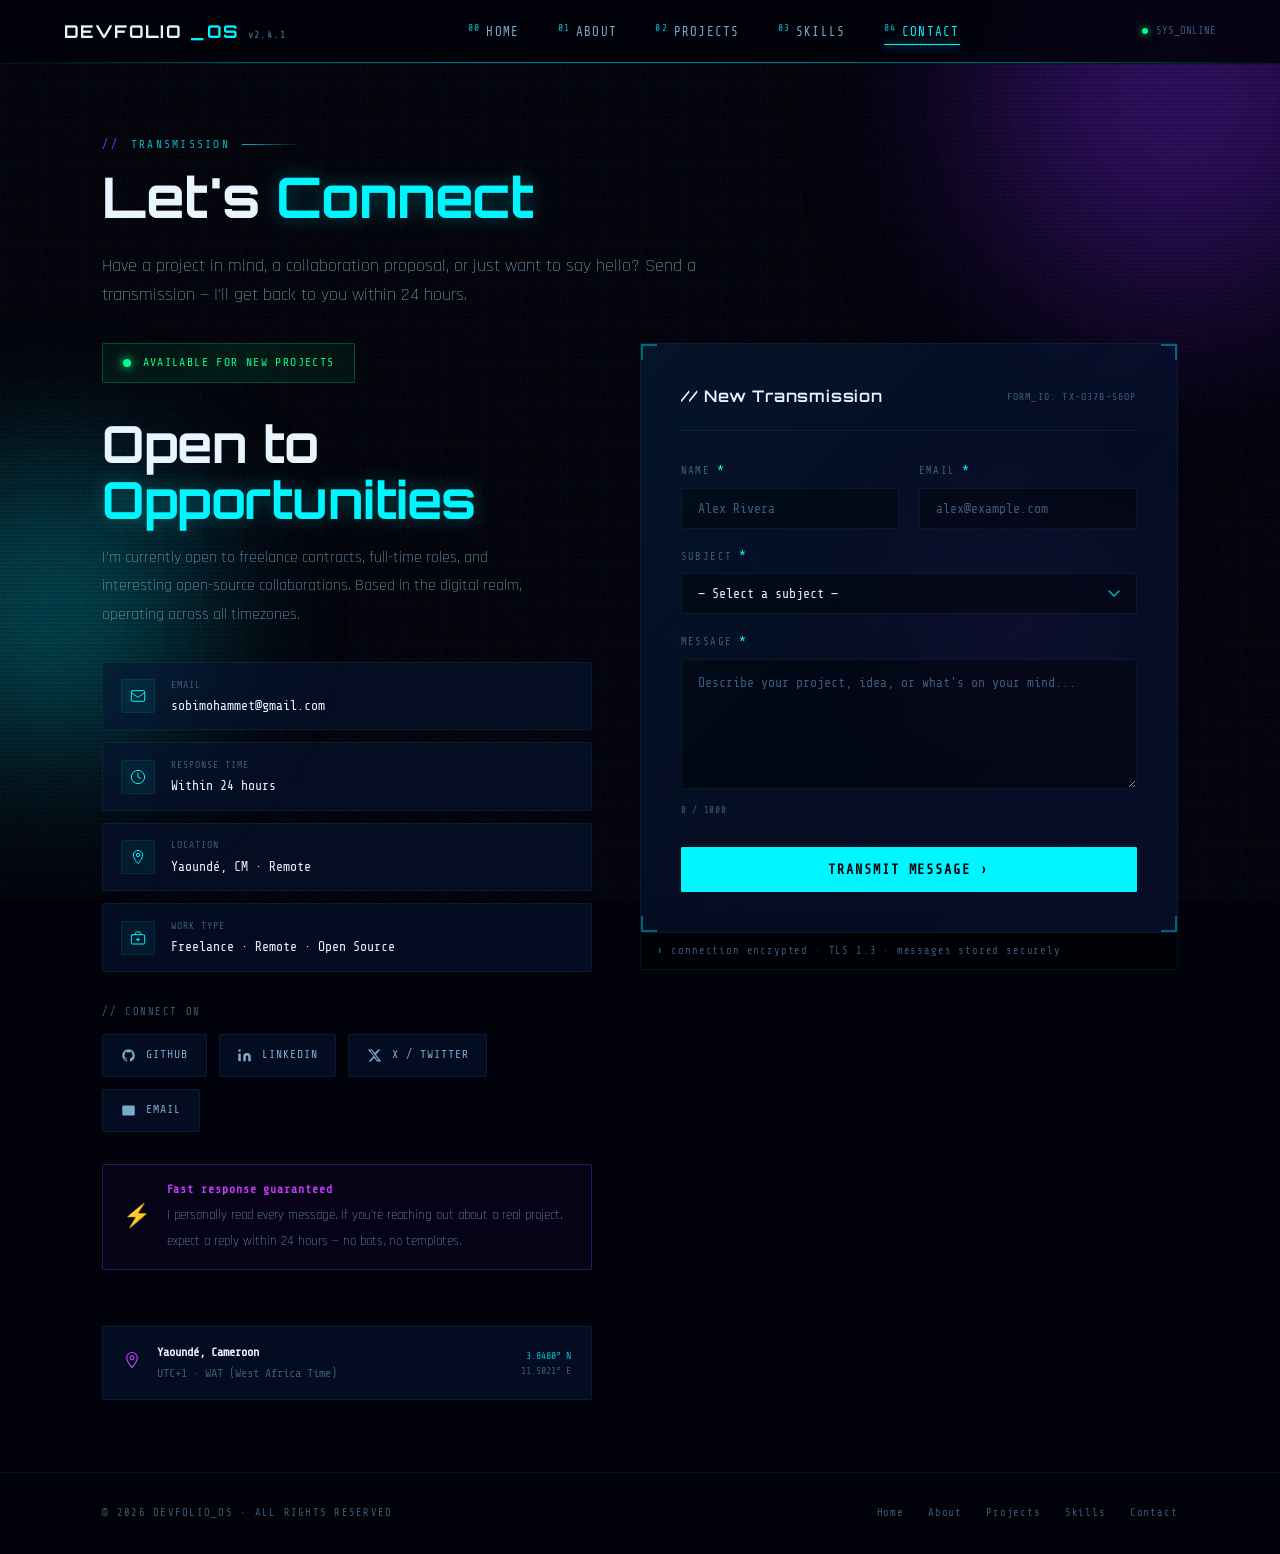
<file: contact.html>
<!doctype html>
<html lang="en">
  <head>
    <meta charset="UTF-8" />
    <meta name="viewport" content="width=device-width, initial-scale=1.0" />
    <title>DEVFOLIO_OS — Contact</title>
    <link rel="stylesheet" href="./style.css" />
    <style>
      /* ── Contact Page Specific ── */
      .contact-hero {
        padding: clamp(3rem, 8vh, 5rem) clamp(1.5rem, 8vw, 7rem) 2rem;
        max-width: 1280px;
        margin: 0 auto;
      }

      .contact-grid {
        display: grid;
        grid-template-columns: 1fr 1.1fr;
        gap: 3rem;
        max-width: 1280px;
        margin: 0 auto;
        padding: 0 clamp(1.5rem, 8vw, 7rem) clamp(4rem, 8vh, 6rem);
        align-items: start;
      }

      /* ── Left Panel ── */
      .contact-left {
        display: flex;
        flex-direction: column;
        gap: 2rem;
      }

      .availability-badge {
        display: inline-flex;
        align-items: center;
        gap: 0.75rem;
        padding: 0.6rem 1.2rem;
        background: rgba(0, 255, 136, 0.06);
        border: 1px solid rgba(0, 255, 136, 0.25);
        border-radius: 2px;
        font-family: var(--font-mono);
        font-size: 0.72rem;
        color: #00ff88;
        letter-spacing: 0.12em;
        text-transform: uppercase;
        width: fit-content;
        position: relative;
        overflow: hidden;
      }
      .availability-badge::before {
        content: '';
        position: absolute;
        inset: 0;
        background: linear-gradient(90deg, transparent, rgba(0, 255, 136, 0.04), transparent);
        animation: badge-shimmer 3s ease-in-out infinite;
      }
      @keyframes badge-shimmer {
        0% {
          transform: translateX(-100%);
        }
        100% {
          transform: translateX(100%);
        }
      }
      .availability-pulse {
        width: 8px;
        height: 8px;
        border-radius: 50%;
        background: #00ff88;
        box-shadow:
          0 0 10px #00ff88,
          0 0 20px rgba(0, 255, 136, 0.4);
        animation: pulse-dot 2s ease-in-out infinite;
        flex-shrink: 0;
      }

      .contact-intro-title {
        font-family: var(--font-display);
        font-size: clamp(2rem, 4.5vw, 3.2rem);
        font-weight: 700;
        line-height: 1.1;
        color: var(--text-primary);
        letter-spacing: -0.01em;
      }
      .contact-intro-title em {
        font-style: normal;
        color: var(--cyan);
        text-shadow: 0 0 20px var(--cyan-glow-md);
      }

      .contact-intro-text {
        font-size: 1rem;
        color: var(--text-secondary);
        line-height: 1.8;
        font-weight: 300;
        max-width: 420px;
      }

      /* ── Info Cards ── */
      .contact-info-list {
        display: flex;
        flex-direction: column;
        gap: 0.75rem;
      }

      .contact-info-item {
        display: flex;
        align-items: center;
        gap: 1rem;
        padding: 0.85rem 1.1rem;
        background: var(--bg-glass);
        border: 1px solid var(--border-subtle);
        border-radius: 2px;
        transition:
          border-color 0.3s ease,
          box-shadow 0.3s ease;
      }
      .contact-info-item:hover {
        border-color: var(--border-dim);
        box-shadow: 0 0 20px rgba(0, 245, 255, 0.05);
      }
      .contact-info-icon {
        width: 34px;
        height: 34px;
        border-radius: 2px;
        background: rgba(0, 245, 255, 0.06);
        border: 1px solid var(--border-subtle);
        display: flex;
        align-items: center;
        justify-content: center;
        flex-shrink: 0;
      }
      .contact-info-icon svg {
        width: 16px;
        height: 16px;
        stroke: var(--cyan);
        fill: none;
        stroke-width: 1.5;
        stroke-linecap: round;
        stroke-linejoin: round;
      }
      .contact-info-label {
        font-family: var(--font-mono);
        font-size: 0.62rem;
        color: var(--text-muted);
        letter-spacing: 0.1em;
        text-transform: uppercase;
        margin-bottom: 0.15rem;
      }
      .contact-info-value {
        font-family: var(--font-mono);
        font-size: 0.82rem;
        color: var(--text-primary);
      }
      .contact-info-value a {
        color: var(--text-primary);
        transition: color 0.2s ease;
      }
      .contact-info-value a:hover {
        color: var(--cyan);
        text-shadow: none;
      }

      /* ── Social Links ── */
      .social-section {
        display: flex;
        flex-direction: column;
        gap: 0.85rem;
      }
      .social-label {
        font-family: var(--font-mono);
        font-size: 0.65rem;
        color: var(--text-muted);
        letter-spacing: 0.15em;
        text-transform: uppercase;
      }
      .social-links-row {
        display: flex;
        gap: 0.75rem;
        flex-wrap: wrap;
      }
      .social-link-card {
        display: flex;
        align-items: center;
        gap: 0.65rem;
        padding: 0.7rem 1.1rem;
        background: var(--bg-glass);
        border: 1px solid var(--border-subtle);
        border-radius: 2px;
        font-family: var(--font-mono);
        font-size: 0.72rem;
        color: var(--text-secondary);
        letter-spacing: 0.08em;
        text-transform: uppercase;
        transition: all 0.25s ease;
        text-decoration: none;
        position: relative;
        overflow: hidden;
      }
      .social-link-card::before {
        content: '';
        position: absolute;
        inset: 0;
        opacity: 0;
        transition: opacity 0.25s ease;
      }
      .social-link-card svg {
        width: 15px;
        height: 15px;
        fill: currentColor;
        flex-shrink: 0;
        transition: color 0.25s ease;
      }
      .social-link-card.github:hover {
        border-color: rgba(240, 246, 252, 0.3);
        color: #f0f6fc;
        box-shadow: 0 0 20px rgba(240, 246, 252, 0.06);
      }
      .social-link-card.linkedin:hover {
        border-color: rgba(10, 102, 194, 0.5);
        color: #0a66c2;
        box-shadow: 0 0 20px rgba(10, 102, 194, 0.12);
      }
      .social-link-card.twitter:hover {
        border-color: rgba(29, 155, 240, 0.4);
        color: #1d9bf0;
        box-shadow: 0 0 20px rgba(29, 155, 240, 0.1);
      }
      .social-link-card.email:hover {
        border-color: var(--border-bright);
        color: var(--cyan);
        box-shadow: 0 0 20px var(--cyan-glow);
      }
      .social-link-card:hover {
        transform: translateY(-2px);
      }

      /* ── Response Time ── */
      .response-card {
        padding: 1rem 1.2rem;
        background: rgba(139, 47, 255, 0.05);
        border: 1px solid var(--border-violet);
        border-radius: 2px;
        display: flex;
        align-items: center;
        gap: 1rem;
      }
      .response-icon {
        font-size: 1.4rem;
        flex-shrink: 0;
      }
      .response-text strong {
        font-family: var(--font-mono);
        font-size: 0.72rem;
        color: var(--electric);
        letter-spacing: 0.08em;
        display: block;
        margin-bottom: 0.2rem;
      }
      .response-text span {
        font-size: 0.82rem;
        color: var(--text-secondary);
        font-weight: 300;
      }

      /* ── Right Panel: Form ── */
      .contact-form-wrap {
        position: relative;
      }

      .form-card {
        background: var(--bg-glass);
        border: 1px solid var(--border-subtle);
        border-radius: 2px;
        backdrop-filter: blur(12px);
        -webkit-backdrop-filter: blur(12px);
        padding: 2.5rem;
        position: relative;
        overflow: hidden;
      }
      .form-card::before {
        content: '';
        position: absolute;
        inset: 0;
        background: linear-gradient(135deg, rgba(0, 245, 255, 0.03) 0%, transparent 50%, rgba(139, 47, 255, 0.02) 100%);
        pointer-events: none;
      }

      .form-header {
        display: flex;
        align-items: center;
        justify-content: space-between;
        margin-bottom: 2rem;
        padding-bottom: 1.25rem;
        border-bottom: 1px solid var(--border-subtle);
      }
      .form-title {
        font-family: var(--font-display);
        font-size: 1rem;
        font-weight: 600;
        color: var(--text-primary);
        letter-spacing: 0.05em;
      }
      .form-id {
        font-family: var(--font-mono);
        font-size: 0.62rem;
        color: var(--text-muted);
        letter-spacing: 0.12em;
      }

      /* ── Form Fields ── */
      .form-row {
        display: grid;
        grid-template-columns: 1fr 1fr;
        gap: 1.25rem;
      }

      .form-group {
        display: flex;
        flex-direction: column;
        gap: 0.5rem;
        margin-bottom: 1.25rem;
      }
      .form-group:last-child {
        margin-bottom: 0;
      }

      .form-label {
        font-family: var(--font-mono);
        font-size: 0.65rem;
        color: var(--text-muted);
        letter-spacing: 0.14em;
        text-transform: uppercase;
        display: flex;
        align-items: center;
        gap: 0.4rem;
      }
      .form-label .req {
        color: var(--cyan);
        font-size: 0.8rem;
        line-height: 1;
      }

      .form-input,
      .form-select,
      .form-textarea {
        background: rgba(0, 0, 0, 0.4);
        border: 1px solid var(--border-subtle);
        border-radius: 2px;
        color: var(--text-primary);
        font-family: var(--font-mono);
        font-size: 0.82rem;
        padding: 0.75rem 1rem;
        outline: none;
        transition:
          border-color 0.25s ease,
          box-shadow 0.25s ease,
          background 0.25s ease;
        width: 100%;
        -webkit-appearance: none;
        appearance: none;
      }
      .form-input::placeholder,
      .form-textarea::placeholder {
        color: var(--text-muted);
        font-family: var(--font-mono);
      }
      .form-input:focus,
      .form-select:focus,
      .form-textarea:focus {
        border-color: var(--cyan-dim);
        box-shadow:
          0 0 0 3px rgba(0, 245, 255, 0.07),
          0 0 20px rgba(0, 245, 255, 0.05);
        background: rgba(0, 245, 255, 0.02);
      }
      .form-input:hover,
      .form-select:hover,
      .form-textarea:hover {
        border-color: var(--border-dim);
      }
      .form-input.error,
      .form-select.error,
      .form-textarea.error {
        border-color: rgba(255, 80, 80, 0.5);
        box-shadow: 0 0 0 3px rgba(255, 80, 80, 0.07);
      }

      .form-textarea {
        resize: vertical;
        min-height: 130px;
        line-height: 1.7;
      }

      .form-select {
        cursor: pointer;
        background-image: url("data:image/svg+xml,%3Csvg xmlns='http://www.w3.org/2000/svg' width='12' height='8' viewBox='0 0 12 8'%3E%3Cpath d='M1 1l5 5 5-5' stroke='%2300b8c8' stroke-width='1.5' fill='none' stroke-linecap='round'/%3E%3C/svg%3E");
        background-repeat: no-repeat;
        background-position: right 1rem center;
        padding-right: 2.5rem;
      }
      .form-select option {
        background: var(--bg-deep);
        color: var(--text-primary);
      }

      .form-error-msg {
        font-family: var(--font-mono);
        font-size: 0.62rem;
        color: #ff6060;
        letter-spacing: 0.08em;
        display: none;
      }
      .form-error-msg.visible {
        display: block;
      }

      /* ── Character Counter ── */
      .form-footer-row {
        display: flex;
        align-items: center;
        justify-content: space-between;
        gap: 1rem;
        margin-top: 0.4rem;
      }
      .char-counter {
        font-family: var(--font-mono);
        font-size: 0.6rem;
        color: var(--text-muted);
        letter-spacing: 0.08em;
        text-align: right;
      }
      .char-counter.warn {
        color: #ffbd2e;
      }
      .char-counter.over {
        color: #ff6060;
      }

      /* ── Submit Button ── */
      .btn-submit {
        width: 100%;
        justify-content: center;
        padding: 0.9rem 2rem;
        font-size: 0.85rem;
        letter-spacing: 0.14em;
        margin-top: 0.5rem;
        position: relative;
        overflow: hidden;
        background: var(--cyan);
        color: var(--bg-void);
        border: 1px solid var(--cyan);
        border-radius: 1px;
        font-family: var(--font-mono);
        font-weight: 700;
        text-transform: uppercase;
        transition: all 0.25s ease;
        cursor: pointer;
      }
      .btn-submit .btn-ripple {
        position: absolute;
        inset: 0;
        background: linear-gradient(135deg, rgba(255, 255, 255, 0.18), transparent);
        opacity: 0;
        transition: opacity 0.25s ease;
      }
      .btn-submit:hover .btn-ripple {
        opacity: 1;
      }
      .btn-submit:hover {
        box-shadow:
          0 0 40px var(--cyan-glow-md),
          0 0 80px var(--cyan-glow);
        transform: translateY(-1px);
      }
      .btn-submit:active {
        transform: translateY(0);
      }
      .btn-submit.loading {
        pointer-events: none;
        opacity: 0.7;
      }
      .btn-submit .btn-text {
        transition: opacity 0.2s ease;
      }
      .btn-submit .btn-spinner {
        display: none;
        width: 14px;
        height: 14px;
        border: 2px solid rgba(0, 0, 0, 0.3);
        border-top-color: var(--bg-void);
        border-radius: 50%;
        animation: spin 0.7s linear infinite;
        position: absolute;
      }
      .btn-submit.loading .btn-text {
        opacity: 0;
      }
      .btn-submit.loading .btn-spinner {
        display: block;
      }
      @keyframes spin {
        to {
          transform: rotate(360deg);
        }
      }

      /* ── Success State ── */
      .form-success {
        display: none;
        flex-direction: column;
        align-items: center;
        justify-content: center;
        text-align: center;
        padding: 3rem 2rem;
        gap: 1.5rem;
      }
      .form-success.visible {
        display: flex;
      }
      .form-success-icon {
        width: 64px;
        height: 64px;
        border-radius: 50%;
        border: 2px solid #00ff88;
        display: flex;
        align-items: center;
        justify-content: center;
        box-shadow:
          0 0 30px rgba(0, 255, 136, 0.3),
          0 0 60px rgba(0, 255, 136, 0.1);
        animation: success-pulse 2s ease-in-out infinite;
      }
      @keyframes success-pulse {
        0%,
        100% {
          box-shadow:
            0 0 30px rgba(0, 255, 136, 0.3),
            0 0 60px rgba(0, 255, 136, 0.1);
        }
        50% {
          box-shadow:
            0 0 50px rgba(0, 255, 136, 0.5),
            0 0 100px rgba(0, 255, 136, 0.15);
        }
      }
      .form-success-icon svg {
        width: 28px;
        height: 28px;
        stroke: #00ff88;
        fill: none;
        stroke-width: 2;
        stroke-linecap: round;
        stroke-linejoin: round;
      }
      .form-success-title {
        font-family: var(--font-display);
        font-size: 1.3rem;
        color: var(--text-primary);
        letter-spacing: 0.05em;
      }
      .form-success-sub {
        font-family: var(--font-mono);
        font-size: 0.8rem;
        color: var(--text-secondary);
        line-height: 1.7;
      }
      .form-success-code {
        font-family: var(--font-mono);
        font-size: 0.68rem;
        color: var(--text-muted);
        background: rgba(0, 0, 0, 0.4);
        padding: 0.5rem 1rem;
        border: 1px solid var(--border-subtle);
        border-radius: 2px;
        letter-spacing: 0.1em;
      }
      .form-success-code span {
        color: var(--cyan);
      }

      /* ── Corner accents ── */
      .form-card-corner {
        position: absolute;
        width: 16px;
        height: 16px;
        border-color: var(--cyan-dim);
        border-style: solid;
        opacity: 0.5;
        transition: opacity 0.3s ease;
      }
      .form-card:hover .form-card-corner {
        opacity: 0.9;
      }
      .form-card-corner.tl {
        top: 0;
        left: 0;
        border-width: 2px 0 0 2px;
      }
      .form-card-corner.tr {
        top: 0;
        right: 0;
        border-width: 2px 2px 0 0;
      }
      .form-card-corner.bl {
        bottom: 0;
        left: 0;
        border-width: 0 0 2px 2px;
      }
      .form-card-corner.br {
        bottom: 0;
        right: 0;
        border-width: 0 2px 2px 0;
      }

      /* ── Terminal strip ── */
      .form-terminal-strip {
        font-family: var(--font-mono);
        font-size: 0.65rem;
        color: var(--text-muted);
        padding: 0.6rem 1rem;
        background: rgba(0, 0, 0, 0.35);
        border: 1px solid var(--border-subtle);
        border-top: none;
        letter-spacing: 0.08em;
        display: flex;
        align-items: center;
        gap: 0.5rem;
      }
      .form-terminal-strip span {
        color: var(--cyan-dim);
      }

      /* ── Map / Location strip ── */
      .location-strip {
        margin-top: 1.5rem;
        padding: 1rem 1.2rem;
        background: var(--bg-glass);
        border: 1px solid var(--border-subtle);
        border-radius: 2px;
        display: flex;
        align-items: center;
        gap: 1rem;
        font-family: var(--font-mono);
        font-size: 0.75rem;
      }
      .location-icon {
        color: var(--violet);
        flex-shrink: 0;
      }
      .location-icon svg {
        width: 18px;
        height: 18px;
        stroke: var(--electric);
        fill: none;
        stroke-width: 1.5;
      }
      .location-text strong {
        color: var(--text-primary);
        display: block;
        margin-bottom: 0.1rem;
      }
      .location-text span {
        color: var(--text-muted);
      }
      .location-coords {
        margin-left: auto;
        color: var(--text-muted);
        font-size: 0.62rem;
        text-align: right;
      }
      .location-coords span {
        color: var(--cyan-dim);
        display: block;
      }

      /* ── Responsive ── */
      @media (max-width: 900px) {
        .contact-grid {
          grid-template-columns: 1fr;
        }
        .contact-intro-text {
          max-width: 100%;
        }
      }
      @media (max-width: 600px) {
        .form-row {
          grid-template-columns: 1fr;
        }
        .form-card {
          padding: 1.5rem;
        }
        .social-links-row {
          gap: 0.5rem;
        }
        .social-link-card {
          padding: 0.6rem 0.85rem;
          font-size: 0.65rem;
        }
      }
    </style>
  </head>
  <body>
    <!-- Background layers -->
    <div class="orb orb-1"></div>
    <div class="orb orb-2"></div>
    <div class="orb orb-3"></div>
    <div class="noise"></div>

    <!-- ── Navigation ─────────────────────────────────────────── -->
    <nav class="nav" role="navigation" aria-label="Main navigation">
      <a href="./index.html" class="nav-logo" aria-label="DEVFOLIO_OS Home">
        DEVFOLIO
        <span class="accent">_OS</span>
        <span class="version">v2.4.1</span>
      </a>

      <ul class="nav-links" id="navLinks" role="list">
        <li><a href="./index.html" class="nav-link" data-index="00">Home</a></li>
        <li><a href="./about.html" class="nav-link" data-index="01">About</a></li>
        <li><a href="./projects.html" class="nav-link" data-index="02">Projects</a></li>
        <li><a href="./skills.html" class="nav-link" data-index="03">Skills</a></li>
        <li><a href="./contact.html" class="nav-link active" data-index="04">Contact</a></li>
      </ul>

      <div class="nav-status" aria-label="System status">
        <div class="nav-status-dot" aria-hidden="true"></div>
        SYS_ONLINE
      </div>

      <button class="nav-toggle" id="navToggle" aria-label="Toggle navigation" aria-expanded="false">
        <span></span>
        <span></span>
        <span></span>
      </button>
    </nav>

    <!-- ── Page ───────────────────────────────────────────────── -->
    <main class="page" role="main">
      <!-- Hero Header -->
      <header class="contact-hero reveal">
        <div class="section-tag" aria-label="Section">Transmission</div>
        <h1 class="section-title">
          Let's
          <em>Connect</em>
        </h1>
        <p class="section-sub">
          Have a project in mind, a collaboration proposal, or just want to say hello? Send a transmission — I'll get
          back to you within 24 hours.
        </p>
      </header>

      <!-- Main Grid -->
      <div class="contact-grid">
        <!-- ── LEFT PANEL ── -->
        <aside class="contact-left reveal reveal-delay-1" aria-label="Contact information">
          <!-- Availability -->
          <div class="availability-badge" role="status" aria-label="Availability status">
            <div class="availability-pulse" aria-hidden="true"></div>
            Available for new projects
          </div>

          <!-- Intro copy -->
          <div>
            <h2 class="contact-intro-title">
              Open to
              <br />
              <em>Opportunities</em>
            </h2>
            <p class="contact-intro-text" style="margin-top: 1rem">
              I'm currently open to freelance contracts, full-time roles, and interesting open-source collaborations.
              Based in the digital realm, operating across all timezones.
            </p>
          </div>

          <!-- Info items -->
          <ul class="contact-info-list" aria-label="Contact details">
            <li class="contact-info-item">
              <div class="contact-info-icon" aria-hidden="true">
                <svg viewBox="0 0 24 24">
                  <rect x="2" y="4" width="20" height="16" rx="2" />
                  <path d="m2 7 10 7 10-7" />
                </svg>
              </div>
              <div>
                <div class="contact-info-label">Email</div>
                <div class="contact-info-value"><a href="mailto:sobimohammet@gmail.com">sobimohammet@gmail.com</a></div>
              </div>
            </li>
            <li class="contact-info-item">
              <div class="contact-info-icon" aria-hidden="true">
                <svg viewBox="0 0 24 24">
                  <circle cx="12" cy="12" r="10" />
                  <polyline points="12 6 12 12 16 14" />
                </svg>
              </div>
              <div>
                <div class="contact-info-label">Response Time</div>
                <div class="contact-info-value">Within 24 hours</div>
              </div>
            </li>
            <li class="contact-info-item">
              <div class="contact-info-icon" aria-hidden="true">
                <svg viewBox="0 0 24 24">
                  <path d="M12 2a7 7 0 0 1 7 7c0 5.25-7 13-7 13S5 14.25 5 9a7 7 0 0 1 7-7z" />
                  <circle cx="12" cy="9" r="2.5" />
                </svg>
              </div>
              <div>
                <div class="contact-info-label">Location</div>
                <div class="contact-info-value">Yaoundé, CM · Remote</div>
              </div>
            </li>
            <li class="contact-info-item">
              <div class="contact-info-icon" aria-hidden="true">
                <svg viewBox="0 0 24 24">
                  <rect x="2" y="7" width="20" height="14" rx="2" />
                  <path d="M16 7V5a2 2 0 0 0-2-2h-4a2 2 0 0 0-2 2v2" />
                  <line x1="12" y1="12" x2="12" y2="17" />
                  <line x1="9.5" y1="14.5" x2="14.5" y2="14.5" />
                </svg>
              </div>
              <div>
                <div class="contact-info-label">Work Type</div>
                <div class="contact-info-value">Freelance · Remote · Open Source</div>
              </div>
            </li>
          </ul>

          <!-- Social Links -->
          <div class="social-section">
            <div class="social-label" id="social-heading">// Connect on</div>
            <nav class="social-links-row" aria-labelledby="social-heading">
              <a
                href="https://github.com/sobimohamed"
                target="_blank"
                rel="noopener noreferrer"
                class="social-link-card github"
                aria-label="GitHub profile"
              >
                <svg viewBox="0 0 24 24" aria-hidden="true">
                  <path
                    d="M12 2C6.48 2 2 6.58 2 12.19c0 4.5 2.87 8.32 6.84 9.67.5.09.68-.22.68-.49v-1.7c-2.78.62-3.37-1.37-3.37-1.37-.45-1.17-1.11-1.49-1.11-1.49-.91-.63.07-.62.07-.62 1 .07 1.53 1.05 1.53 1.05.89 1.56 2.34 1.11 2.91.85.09-.66.35-1.11.63-1.37-2.22-.26-4.56-1.13-4.56-5.05 0-1.12.39-2.03 1.03-2.75-.1-.26-.45-1.3.1-2.71 0 0 .84-.27 2.75 1.05A9.4 9.4 0 0 1 12 6.84a9.4 9.4 0 0 1 2.51.35c1.91-1.32 2.75-1.05 2.75-1.05.55 1.41.2 2.45.1 2.71.64.72 1.03 1.63 1.03 2.75 0 3.93-2.34 4.79-4.57 5.04.36.32.68.94.68 1.9v2.81c0 .27.18.59.69.49A10.19 10.19 0 0 0 22 12.19C22 6.58 17.52 2 12 2z"
                  />
                </svg>
                GitHub
              </a>

              <a
                href="https://linkedin.com/in/sobimohamed"
                target="_blank"
                rel="noopener noreferrer"
                class="social-link-card linkedin"
                aria-label="LinkedIn profile"
              >
                <svg viewBox="0 0 24 24" aria-hidden="true">
                  <path d="M16 8a6 6 0 0 1 6 6v7h-4v-7a2 2 0 0 0-2-2 2 2 0 0 0-2 2v7h-4v-7a6 6 0 0 1 6-6z" />
                  <rect x="2" y="9" width="4" height="12" />
                  <circle cx="4" cy="4" r="2" />
                </svg>
                LinkedIn
              </a>

              <a
                href="https://twitter.com/sobimohamed"
                target="_blank"
                rel="noopener noreferrer"
                class="social-link-card twitter"
                aria-label="Twitter / X profile"
              >
                <svg viewBox="0 0 24 24" aria-hidden="true">
                  <path
                    d="M18.244 2.25h3.308l-7.227 8.26 8.502 11.24H16.17l-4.714-6.231-5.401 6.231H2.748l7.73-8.835L1.254 2.25H8.08l4.262 5.638L18.244 2.25Zm-1.161 17.52h1.833L7.084 4.126H5.117z"
                  />
                </svg>
                X / Twitter
              </a>

              <a href="mailto:hello@devfolio.os" class="social-link-card email" aria-label="Send email">
                <svg viewBox="0 0 24 24" aria-hidden="true">
                  <path d="M4 4h16c1.1 0 2 .9 2 2v12c0 1.1-.9 2-2 2H4c-1.1 0-2-.9-2-2V6c0-1.1.9-2 2-2z" />
                  <polyline points="22,6 12,13 2,6" />
                </svg>
                Email
              </a>
            </nav>
          </div>

          <!-- Response card -->
          <div class="response-card" role="note">
            <div class="response-icon" aria-hidden="true">⚡</div>
            <div class="response-text">
              <strong>Fast response guaranteed</strong>
              <span>
                I personally read every message. If you're reaching out about a real project, expect a reply within 24 hours — no bots, no templates.
              </span>
            </div>
          </div>

          <!-- Location strip -->
          <div class="location-strip" aria-label="Location information">
            <div class="location-icon" aria-hidden="true">
              <svg viewBox="0 0 24 24">
                <path d="M12 2a7 7 0 0 1 7 7c0 5.25-7 13-7 13S5 14.25 5 9a7 7 0 0 1 7-7z" />
                <circle cx="12" cy="9" r="2.5" />
              </svg>
            </div>
            <div class="location-text">
              <strong>Yaoundé, Cameroon</strong>
              <span>UTC+1 · WAT (West Africa Time)</span>
            </div>
            <div class="location-coords" aria-label="GPS coordinates">
              <span>3.8480° N</span>
              11.5021° E
            </div>
          </div>
        </aside>

        <!-- ── RIGHT PANEL: FORM ── -->
        <section class="contact-form-wrap reveal reveal-delay-2" aria-label="Contact form">
          <div class="form-card" id="formCard" role="region" aria-label="Message form">
            <div class="form-card-corner tl" aria-hidden="true"></div>
            <div class="form-card-corner tr" aria-hidden="true"></div>
            <div class="form-card-corner bl" aria-hidden="true"></div>
            <div class="form-card-corner br" aria-hidden="true"></div>

            <!-- Form header -->
            <div class="form-header">
              <div class="form-title">// New Transmission</div>
              <div class="form-id" id="formIdDisplay">
                FORM_ID:
                <span id="formIdCode">—</span>
              </div>
            </div>

            <!-- ── The form ── -->
            <form id="contactForm" novalidate aria-label="Contact form">
              <div class="form-row">
                <div class="form-group">
                  <label class="form-label" for="inputName">
                    Name
                    <span class="req" aria-label="required">*</span>
                  </label>
                  <input
                    type="text"
                    id="inputName"
                    name="name"
                    class="form-input"
                    placeholder="Alex Rivera"
                    autocomplete="name"
                    aria-required="true"
                    aria-describedby="nameError"
                  />
                  <span class="form-error-msg" id="nameError" role="alert">Name is required.</span>
                </div>

                <div class="form-group">
                  <label class="form-label" for="inputEmail">
                    Email
                    <span class="req" aria-label="required">*</span>
                  </label>
                  <input
                    type="email"
                    id="inputEmail"
                    name="email"
                    class="form-input"
                    placeholder="alex@example.com"
                    autocomplete="email"
                    aria-required="true"
                    aria-describedby="emailError"
                  />
                  <span class="form-error-msg" id="emailError" role="alert">Valid email required.</span>
                </div>
              </div>

              <div class="form-group">
                <label class="form-label" for="inputSubject">
                  Subject
                  <span class="req" aria-label="required">*</span>
                </label>
                <select
                  id="inputSubject"
                  name="subject"
                  class="form-select"
                  aria-required="true"
                  aria-describedby="subjectError"
                >
                  <option value="" disabled selected>— Select a subject —</option>
                  <option value="project">Project Inquiry</option>
                  <option value="freelance">Freelance / Contract Work</option>
                  <option value="fulltime">Full-time Opportunity</option>
                  <option value="collaboration">Open Source Collaboration</option>
                  <option value="consulting">Technical Consulting</option>
                  <option value="speaking">Speaking / Podcast</option>
                  <option value="other">Other</option>
                </select>
                <span class="form-error-msg" id="subjectError" role="alert">Please select a subject.</span>
              </div>

              <div class="form-group">
                <label class="form-label" for="inputMessage">
                  Message
                  <span class="req" aria-label="required">*</span>
                </label>
                <textarea
                  id="inputMessage"
                  name="message"
                  class="form-textarea"
                  placeholder="Describe your project, idea, or what's on your mind..."
                  aria-required="true"
                  aria-describedby="messageError messageCounter"
                  maxlength="1000"
                ></textarea>
                <div class="form-footer-row">
                  <span class="form-error-msg" id="messageError" role="alert">
                    Message must be at least 20 characters.
                  </span>
                  <span class="char-counter" id="messageCounter" aria-live="polite">0 / 1000</span>
                </div>
              </div>

              <button type="submit" class="btn-submit" id="submitBtn" aria-label="Send message">
                <span class="btn-text">Transmit Message ›</span>
                <div class="btn-spinner" role="status" aria-label="Sending..."></div>
                <div class="btn-ripple" aria-hidden="true"></div>
              </button>
            </form>

            <!-- Success State (hidden initially) -->
            <div class="form-success" id="formSuccess" aria-live="polite" aria-atomic="true">
              <div class="form-success-icon" aria-hidden="true">
                <svg viewBox="0 0 24 24"><polyline points="20 6 9 17 4 12" /></svg>
              </div>
              <h3 class="form-success-title">Transmission Sent</h3>
              <p class="form-success-sub">
                Your message has been received.
                <br />
                I'll respond within 24 hours.
              </p>
              <div class="form-success-code">
                STATUS:
                <span>200 OK</span>
                · REF:
                <span id="successRef">—</span>
              </div>
            </div>
          </div>

          <!-- Terminal strip below form -->
          <div class="form-terminal-strip" aria-hidden="true">
            <span>›</span>
            connection encrypted · TLS 1.3 · messages stored securely
          </div>
        </section>
      </div>
      <!-- /.contact-grid -->
    </main>

    <!-- ── Footer ─────────────────────────────────────────────── -->
    <footer class="footer" role="contentinfo">
      <div class="footer-left">
        ©
        <span id="footerYear"></span>
        DEVFOLIO_OS · All rights reserved
      </div>
      <nav class="footer-right" aria-label="Footer navigation">
        <a href="./index.html">Home</a>
        <a href="./about.html">About</a>
        <a href="./projects.html">Projects</a>
        <a href="./skills.html">Skills</a>
        <a href="./contact.html" aria-current="page">Contact</a>
      </nav>
    </footer>

    <script src="./main.js"></script>
    <script>
      /* ── Nav toggle ── */
      const navToggle = document.getElementById("navToggle");
      const navLinks = document.getElementById("navLinks");
      if (navToggle && navLinks) {
        navToggle.addEventListener("click", () => {
          const open = navLinks.classList.toggle("open");
          navToggle.setAttribute("aria-expanded", open);
        });
      }

      /* ── Footer year ── */
      const footerYear = document.getElementById("footerYear");
      if (footerYear) footerYear.textContent = new Date().getFullYear();

      /* ── Scroll reveal ── */
      const revealEls = document.querySelectorAll(".reveal");
      const revealObserver = new IntersectionObserver(
        (entries) => {
          entries.forEach((e) => {
            if (e.isIntersecting) {
              e.target.classList.add("visible");
              revealObserver.unobserve(e.target);
            }
          });
        },
        { threshold: 0.08 },
      );
      revealEls.forEach((el) => revealObserver.observe(el));

      /* ── Generate form ID ── */
      function genId() {
        return (
          "TX-" +
          Math.random().toString(36).toUpperCase().slice(2, 6) +
          "-" +
          Date.now().toString(36).toUpperCase().slice(-4)
        );
      }
      const formIdCode = document.getElementById("formIdCode");
      if (formIdCode) formIdCode.textContent = genId();

      /* ── Character counter ── */
      const msgTextarea = document.getElementById("inputMessage");
      const msgCounter = document.getElementById("messageCounter");
      if (msgTextarea && msgCounter) {
        msgTextarea.addEventListener("input", () => {
          const len = msgTextarea.value.length;
          msgCounter.textContent = len + " / 1000";
          msgCounter.className = "char-counter" + (len > 950 ? " over" : len > 800 ? " warn" : "");
        });
      }

      /* ── Form validation & submit ── */
      const contactForm = document.getElementById("contactForm");
      const submitBtn = document.getElementById("submitBtn");
      const formSuccess = document.getElementById("formSuccess");
      const successRef = document.getElementById("successRef");

      function validateField(input, errorId, customCheck) {
        const errorEl = document.getElementById(errorId);
        const valid = customCheck ? customCheck(input.value.trim()) : input.value.trim().length > 0;
        input.classList.toggle("error", !valid);
        if (errorEl) errorEl.classList.toggle("visible", !valid);
        return valid;
      }

      function isValidEmail(v) {
        return /^[^\s@]+@[^\s@]+\.[^\s@]+$/.test(v);
      }

      if (contactForm) {
        /* Live validation on blur */
        document.getElementById("inputName").addEventListener("blur", function () {
          validateField(this, "nameError", (v) => v.length >= 2);
        });
        document.getElementById("inputEmail").addEventListener("blur", function () {
          validateField(this, "emailError", (v) => isValidEmail(v));
        });
        document.getElementById("inputSubject").addEventListener("change", function () {
          validateField(this, "subjectError", (v) => v.length > 0);
        });
        document.getElementById("inputMessage").addEventListener("blur", function () {
          validateField(this, "messageError", (v) => v.length >= 20);
        });

        /* Submit */
        contactForm.addEventListener("submit", (e) => {
          e.preventDefault();

          const nameOk = validateField(document.getElementById("inputName"), "nameError", (v) => v.length >= 2);
          const emailOk = validateField(document.getElementById("inputEmail"), "emailError", (v) => isValidEmail(v));
          const subjectOk = validateField(document.getElementById("inputSubject"), "subjectError", (v) => v.length > 0);
          const msgOk = validateField(document.getElementById("inputMessage"), "messageError", (v) => v.length >= 20);

          if (!(nameOk && emailOk && subjectOk && msgOk)) {
            /* Focus first invalid */
            const firstInvalid = contactForm.querySelector(".error");
            if (firstInvalid) firstInvalid.focus();
            return;
          }

          /* Simulate async send */
          submitBtn.classList.add("loading");
          submitBtn.setAttribute("disabled", "true");

          setTimeout(() => {
            submitBtn.classList.remove("loading");
            contactForm.style.display = "none";
            formSuccess.classList.add("visible");
            if (successRef) successRef.textContent = genId();
          }, 1800);
        });
      }
    </script>
  </body>
</html>
</file>
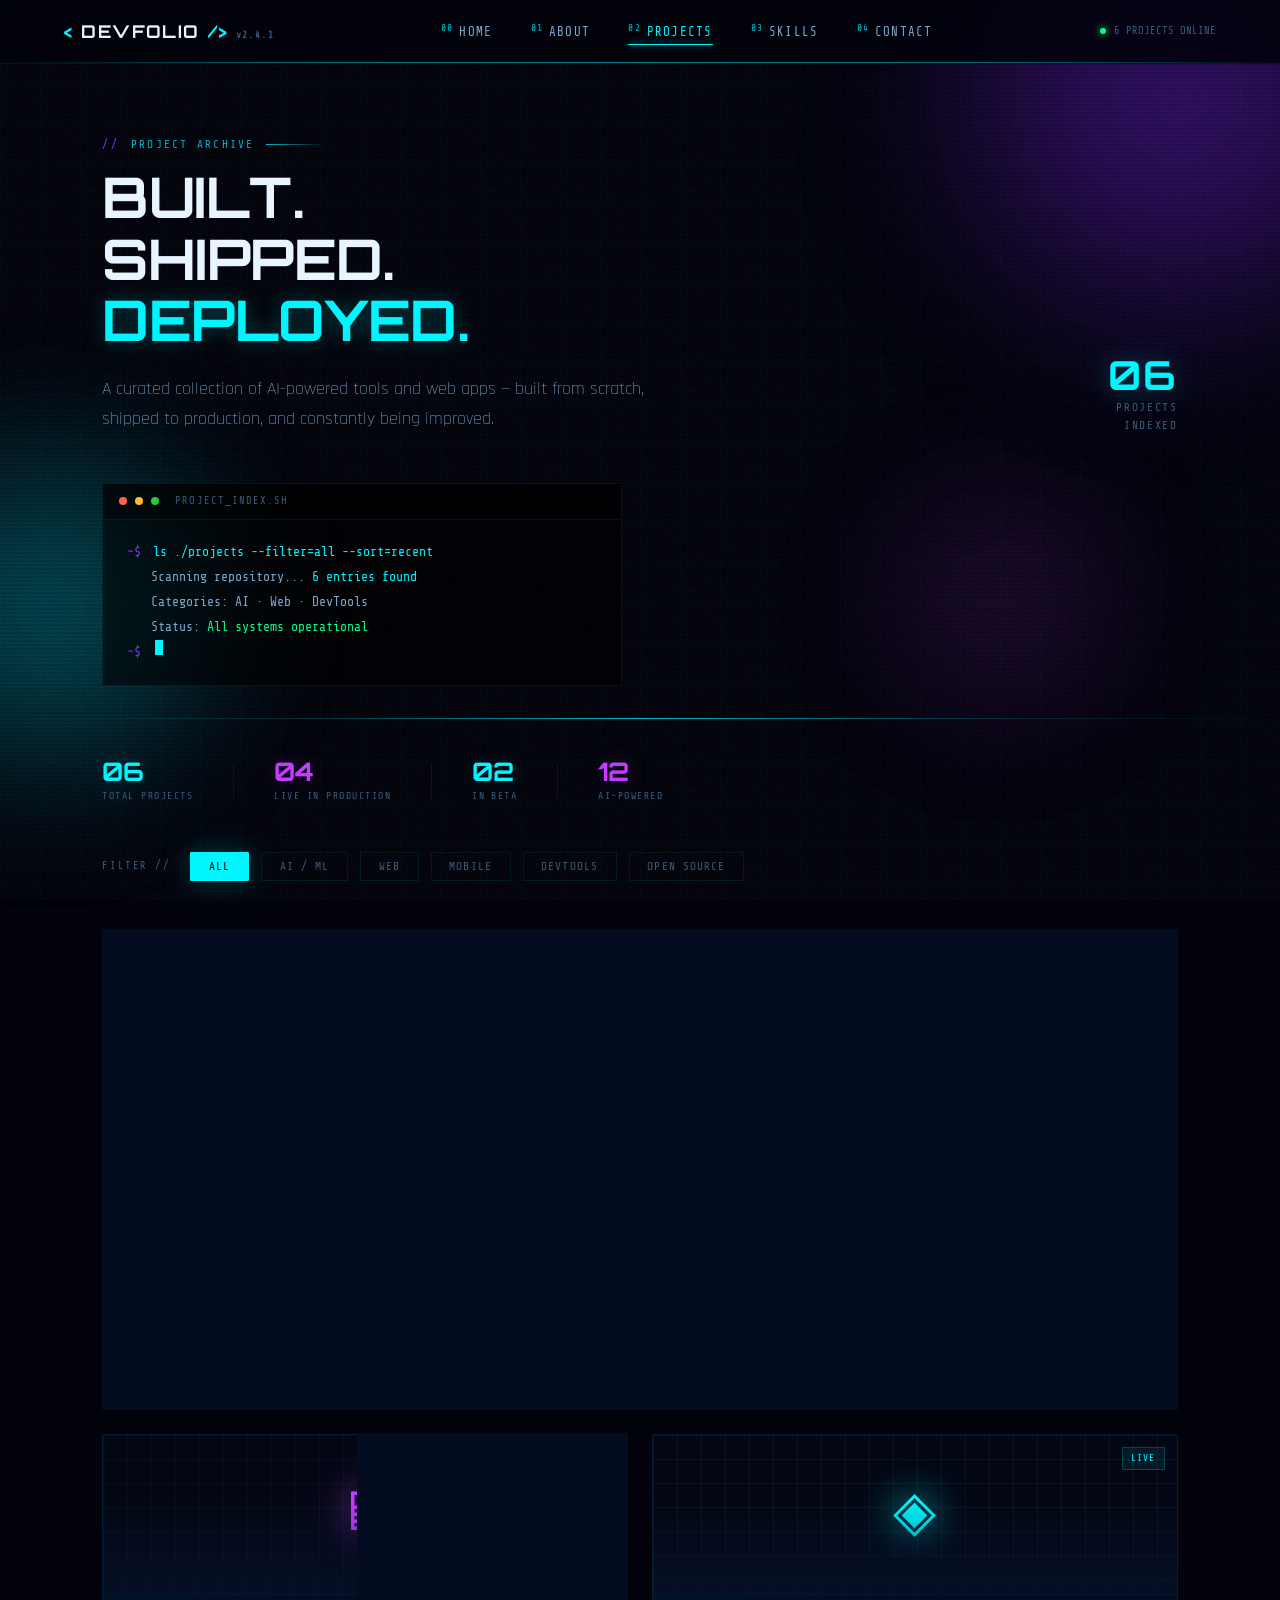
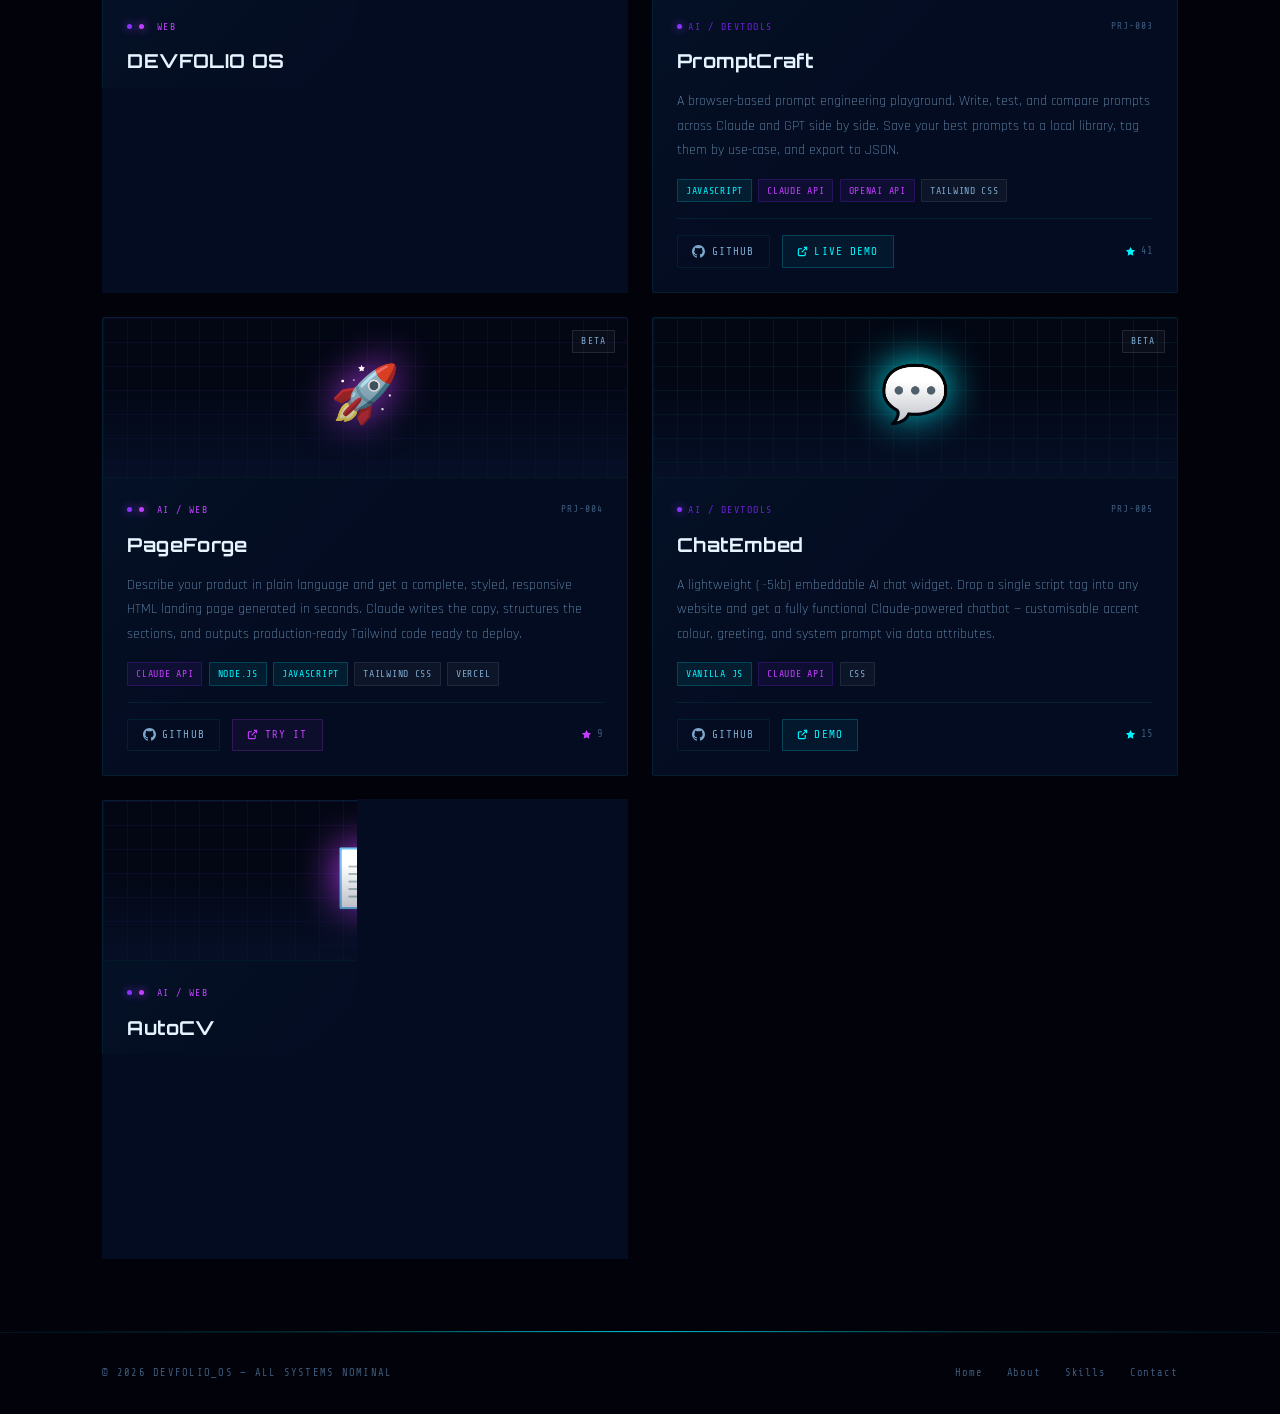
<file: projects.html>
<!doctype html>
<html lang="en">

<head>
  <meta charset="UTF-8" />
  <meta name="viewport" content="width=device-width, initial-scale=1.0" />
  <title>DEVFOLIO_OS // Projects</title>
  <link rel="stylesheet" href="./style.css" />
  <style>
    /* ── Projects Page Specific ── */

    .projects-hero {
      padding: clamp(3rem, 8vh, 5rem) clamp(1.5rem, 8vw, 7rem) 2rem;
      max-width: 1280px;
      margin: 0 auto;
    }

    .projects-hero-grid {
      display: grid;
      grid-template-columns: 1fr auto;
      align-items: end;
      gap: 2rem;
      margin-bottom: 3rem;
    }

    .projects-counter {
      font-family: var(--font-mono);
      font-size: 0.7rem;
      color: var(--text-muted);
      letter-spacing: 0.15em;
      text-align: right;
    }

    .projects-counter span {
      display: block;
      font-family: var(--font-display);
      font-size: 2.5rem;
      font-weight: 700;
      color: var(--cyan);
      text-shadow: 0 0 30px var(--cyan-glow-md);
      line-height: 1;
      margin-bottom: 0.25rem;
    }

    /* ── Filter Bar ── */
    .filter-bar {
      display: flex;
      align-items: center;
      gap: 0.75rem;
      flex-wrap: wrap;
      padding: 0 clamp(1.5rem, 8vw, 7rem);
      max-width: 1280px;
      margin: 0 auto 3rem;
    }

    .filter-label {
      font-family: var(--font-mono);
      font-size: 0.65rem;
      color: var(--text-muted);
      letter-spacing: 0.15em;
      text-transform: uppercase;
      margin-right: 0.5rem;
      white-space: nowrap;
    }

    .filter-btn {
      font-family: var(--font-mono);
      font-size: 0.7rem;
      letter-spacing: 0.1em;
      text-transform: uppercase;
      padding: 0.45rem 1.1rem;
      border-radius: 1px;
      border: 1px solid var(--border-subtle);
      color: var(--text-muted);
      background: transparent;
      transition: all 0.25s ease;
      position: relative;
      overflow: hidden;
    }

    .filter-btn::before {
      content: '';
      position: absolute;
      inset: 0;
      background: var(--cyan-glow);
      opacity: 0;
      transition: opacity 0.25s ease;
    }

    .filter-btn:hover {
      color: var(--cyan);
      border-color: var(--border-dim);
    }

    .filter-btn:hover::before {
      opacity: 1;
    }

    .filter-btn.active {
      color: var(--bg-void);
      background: var(--cyan);
      border-color: var(--cyan);
      box-shadow:
        0 0 20px var(--cyan-glow),
        0 0 40px var(--cyan-glow);
    }

    .filter-btn.active::before {
      opacity: 0;
    }

    .filter-divider {
      width: 1px;
      height: 18px;
      background: var(--border-subtle);
      margin: 0 0.25rem;
    }

    /* ── Projects Grid ── */
    .projects-section {
      padding: 0 clamp(1.5rem, 8vw, 7rem) clamp(4rem, 8vh, 6rem);
      max-width: 1280px;
      margin: 0 auto;
    }

    .projects-grid {
      display: grid;
      grid-template-columns: repeat(auto-fill, minmax(360px, 1fr));
      gap: 1.5rem;
    }

    /* ── Project Card ── */
    .project-card {
      background: var(--bg-glass);
      border: 1px solid var(--border-subtle);
      border-radius: 2px;
      backdrop-filter: blur(8px);
      -webkit-backdrop-filter: blur(8px);
      position: relative;
      overflow: hidden;
      display: flex;
      flex-direction: column;
      transition:
        border-color 0.35s ease,
        box-shadow 0.35s ease,
        transform 0.35s ease;
    }

    .project-card::before {
      content: '';
      position: absolute;
      inset: 0;
      background: linear-gradient(135deg, rgba(0, 245, 255, 0.03) 0%, transparent 50%);
      pointer-events: none;
      transition: opacity 0.35s ease;
    }

    .project-card::after {
      content: '';
      position: absolute;
      top: 0;
      left: 0;
      right: 0;
      height: 2px;
      background: linear-gradient(90deg, transparent, var(--cyan), transparent);
      opacity: 0;
      transition: opacity 0.35s ease;
    }

    .project-card:hover {
      border-color: var(--border-bright);
      box-shadow:
        0 0 0 1px rgba(0, 245, 255, 0.08),
        0 0 40px rgba(0, 245, 255, 0.12),
        0 0 80px rgba(0, 245, 255, 0.06),
        0 16px 48px rgba(0, 0, 0, 0.5);
      transform: translateY(-4px);
    }

    .project-card:hover::after {
      opacity: 1;
    }

    .project-card.violet-accent:hover {
      border-color: var(--border-violet);
      box-shadow:
        0 0 0 1px rgba(139, 47, 255, 0.1),
        0 0 40px rgba(139, 47, 255, 0.15),
        0 0 80px rgba(139, 47, 255, 0.08),
        0 16px 48px rgba(0, 0, 0, 0.5);
    }

    .project-card.violet-accent::after {
      background: linear-gradient(90deg, transparent, var(--electric), transparent);
    }

    .project-card.featured {
      grid-column: span 2;
    }

    /* Card inner corners */
    .project-card .cc {
      position: absolute;
      width: 10px;
      height: 10px;
      border-color: var(--cyan-dim);
      border-style: solid;
      opacity: 0;
      transition: opacity 0.35s ease;
    }

    .project-card:hover .cc {
      opacity: 0.5;
    }

    .project-card .cc.tl {
      top: 0;
      left: 0;
      border-width: 1px 0 0 1px;
    }

    .project-card .cc.tr {
      top: 0;
      right: 0;
      border-width: 1px 1px 0 0;
    }

    .project-card .cc.bl {
      bottom: 0;
      left: 0;
      border-width: 0 0 1px 1px;
    }

    .project-card .cc.br {
      bottom: 0;
      right: 0;
      border-width: 0 1px 1px 0;
    }

    /* Card preview banner */
    .project-banner {
      height: 160px;
      position: relative;
      overflow: hidden;
      background: var(--bg-deep);
      border-bottom: 1px solid var(--border-subtle);
      flex-shrink: 0;
    }

    .project-banner-grid {
      position: absolute;
      inset: 0;
      background-image:
        linear-gradient(rgba(0, 245, 255, 0.06) 1px, transparent 1px),
        linear-gradient(90deg, rgba(0, 245, 255, 0.06) 1px, transparent 1px);
      background-size: 24px 24px;
    }

    .project-banner-icon {
      position: absolute;
      inset: 0;
      display: flex;
      align-items: center;
      justify-content: center;
      font-size: 3.5rem;
      filter: drop-shadow(0 0 20px currentColor);
    }

    .project-banner-overlay {
      position: absolute;
      inset: 0;
      background: linear-gradient(to top, var(--bg-glass) 0%, transparent 60%);
    }

    .project-banner-status {
      position: absolute;
      top: 0.75rem;
      right: 0.75rem;
      font-family: var(--font-mono);
      font-size: 0.6rem;
      letter-spacing: 0.12em;
      text-transform: uppercase;
      padding: 0.2rem 0.5rem;
      border-radius: 1px;
    }

    /* Card body */
    .project-body {
      padding: 1.5rem;
      display: flex;
      flex-direction: column;
      gap: 1rem;
      flex: 1;
    }

    .project-meta {
      display: flex;
      align-items: center;
      justify-content: space-between;
      gap: 0.5rem;
    }

    .project-category {
      font-family: var(--font-mono);
      font-size: 0.62rem;
      letter-spacing: 0.15em;
      text-transform: uppercase;
      color: var(--violet-dim);
      display: flex;
      align-items: center;
      gap: 0.4rem;
    }

    .project-category::before {
      content: '';
      display: inline-block;
      width: 5px;
      height: 5px;
      border-radius: 50%;
      background: var(--violet);
      box-shadow: 0 0 8px var(--violet);
    }

    .project-id {
      font-family: var(--font-mono);
      font-size: 0.6rem;
      color: var(--text-muted);
      letter-spacing: 0.1em;
    }

    .project-title {
      font-family: var(--font-display);
      font-size: 1.2rem;
      font-weight: 700;
      color: var(--text-primary);
      letter-spacing: 0.02em;
      line-height: 1.2;
      transition: color 0.25s ease;
    }

    .project-card:hover .project-title {
      color: var(--cyan);
    }

    .project-card.violet-accent:hover .project-title {
      color: var(--electric);
    }

    .project-desc {
      font-size: 0.9rem;
      color: var(--text-secondary);
      line-height: 1.7;
      font-weight: 300;
      flex: 1;
    }

    .project-stack {
      display: flex;
      flex-wrap: wrap;
      gap: 0.4rem;
    }

    .stack-tag {
      font-family: var(--font-mono);
      font-size: 0.62rem;
      letter-spacing: 0.07em;
      padding: 0.18rem 0.5rem;
      border-radius: 1px;
      text-transform: uppercase;
    }

    .stack-tag.cyan {
      color: var(--cyan);
      background: rgba(0, 245, 255, 0.07);
      border: 1px solid rgba(0, 245, 255, 0.18);
    }

    .stack-tag.violet {
      color: var(--electric);
      background: rgba(139, 47, 255, 0.08);
      border: 1px solid rgba(139, 47, 255, 0.2);
    }

    .stack-tag.neutral {
      color: var(--text-secondary);
      background: rgba(255, 255, 255, 0.04);
      border: 1px solid rgba(255, 255, 255, 0.08);
    }

    .project-footer {
      display: flex;
      align-items: center;
      gap: 0.75rem;
      padding-top: 1rem;
      border-top: 1px solid var(--border-subtle);
      margin-top: auto;
    }

    .project-link {
      display: inline-flex;
      align-items: center;
      gap: 0.4rem;
      font-family: var(--font-mono);
      font-size: 0.68rem;
      letter-spacing: 0.1em;
      text-transform: uppercase;
      padding: 0.4rem 0.9rem;
      border-radius: 1px;
      border: 1px solid transparent;
      transition: all 0.25s ease;
    }

    .project-link.github {
      color: var(--text-secondary);
      border-color: var(--border-subtle);
    }

    .project-link.github:hover {
      color: var(--text-primary);
      border-color: var(--border-dim);
      background: rgba(255, 255, 255, 0.04);
      text-shadow: none;
    }

    .project-link.demo {
      color: var(--cyan);
      border-color: rgba(0, 245, 255, 0.2);
      background: rgba(0, 245, 255, 0.05);
    }

    .project-link.demo:hover {
      background: rgba(0, 245, 255, 0.12);
      border-color: var(--cyan);
      box-shadow: 0 0 16px var(--cyan-glow);
      text-shadow: none;
    }

    .project-link.demo.violet {
      color: var(--electric);
      border-color: rgba(196, 61, 255, 0.2);
      background: rgba(196, 61, 255, 0.05);
    }

    .project-link.demo.violet:hover {
      background: rgba(196, 61, 255, 0.12);
      border-color: var(--electric);
      box-shadow: 0 0 16px var(--electric-glow);
    }

    .project-star {
      margin-left: auto;
      display: flex;
      align-items: center;
      gap: 0.3rem;
      font-family: var(--font-mono);
      font-size: 0.65rem;
      color: var(--text-muted);
    }

    /* ── Empty State ── */
    .projects-empty {
      display: none;
      grid-column: 1 / -1;
      padding: 4rem 2rem;
      text-align: center;
      border: 1px dashed var(--border-subtle);
      color: var(--text-muted);
      font-family: var(--font-mono);
      font-size: 0.8rem;
      letter-spacing: 0.1em;
    }

    .projects-empty span {
      display: block;
      font-size: 2rem;
      margin-bottom: 1rem;
      opacity: 0.3;
    }

    /* ── Hide filtered cards ── */
    .project-card.hidden {
      display: none;
    }

    /* ── Featured card special layout ── */
    .project-card.featured .project-banner {
      height: 200px;
    }

    .project-card.featured .project-title {
      font-size: 1.5rem;
    }

    /* ── Stats bar ── */
    .projects-stats {
      display: flex;
      align-items: center;
      gap: 2.5rem;
      padding: 0 clamp(1.5rem, 8vw, 7rem);
      max-width: 1280px;
      margin: 0 auto 3rem;
      flex-wrap: wrap;
    }

    .stat-item {
      display: flex;
      flex-direction: column;
      gap: 0.2rem;
    }

    .stat-value {
      font-family: var(--font-display);
      font-size: 1.6rem;
      font-weight: 700;
      color: var(--cyan);
      text-shadow: 0 0 20px var(--cyan-glow);
      line-height: 1;
    }

    .stat-label {
      font-family: var(--font-mono);
      font-size: 0.62rem;
      color: var(--text-muted);
      letter-spacing: 0.15em;
      text-transform: uppercase;
    }

    .stat-divider {
      width: 1px;
      height: 36px;
      background: var(--border-subtle);
    }

    /* ── Responsive ── */
    @media (max-width: 900px) {
      .projects-hero-grid {
        grid-template-columns: 1fr;
      }

      .projects-counter {
        text-align: left;
        display: flex;
        align-items: center;
        gap: 0.75rem;
      }

      .projects-counter span {
        display: inline;
        font-size: 1.8rem;
      }

      .project-card.featured {
        grid-column: span 1;
      }
    }

    @media (max-width: 768px) {
      .projects-grid {
        grid-template-columns: 1fr;
      }

      .projects-stats {
        gap: 1.5rem;
      }
    }
  </style>
</head>

<body>
  <!-- Background layers -->
  <div class="noise"></div>
  <div class="orb orb-1"></div>
  <div class="orb orb-2"></div>
  <div class="orb orb-3"></div>

  <!-- Navigation -->
  <nav class="nav">
    <a href="./index.html" class="nav-logo">
      <span class="accent">&lt;</span>
      DEVFOLIO
      <span class="accent">/&gt;</span>
      <span class="version">v2.4.1</span>
    </a>
    <ul class="nav-links" id="navLinks">
      <li><a href="./index.html" class="nav-link" data-index="00">Home</a></li>
      <li><a href="./about.html" class="nav-link" data-index="01">About</a></li>
      <li><a href="./projects.html" class="nav-link active" data-index="02">Projects</a></li>
      <li><a href="./skills.html" class="nav-link" data-index="03">Skills</a></li>
      <li><a href="./contact.html" class="nav-link" data-index="04">Contact</a></li>
    </ul>
    <div class="nav-status">
      <div class="nav-status-dot"></div>
      <span>6 PROJECTS ONLINE</span>
    </div>
    <button class="nav-toggle" id="navToggle" aria-label="Toggle navigation">
      <span></span>
      <span></span>
      <span></span>
    </button>
  </nav>

  <div class="page">
    <!-- ── Hero ── -->
    <div class="projects-hero">
      <div class="projects-hero-grid reveal">
        <div>
          <div class="section-tag">Project Archive</div>
          <h1 class="section-title">
            BUILT.
            <br />
            SHIPPED.
            <br />
            <em>DEPLOYED.</em>
          </h1>
          <p class="section-sub">
            A curated collection of AI-powered tools and web apps — built from scratch, shipped to
            production, and constantly being improved.
          </p>
        </div>
        <div class="projects-counter reveal reveal-delay-2">
          <span id="visibleCount">06</span>
          PROJECTS
          <br />
          INDEXED
        </div>
      </div>

      <!-- Terminal snippet -->
      <div class="terminal reveal reveal-delay-3" style="max-width: 520px">
        <div class="terminal-header">
          <div class="terminal-dot red"></div>
          <div class="terminal-dot yellow"></div>
          <div class="terminal-dot green"></div>
          <span class="terminal-title">project_index.sh</span>
        </div>
        <div class="terminal-body">
          <div class="terminal-line">
            <span class="terminal-prompt">~$</span>
            <span class="terminal-cmd">ls ./projects --filter=all --sort=recent</span>
          </div>
          <div class="terminal-line">
            <span class="terminal-out">
              Scanning repository...
              <span style="color: var(--cyan)">6 entries found</span>
            </span>
          </div>
          <div class="terminal-line">
            <span class="terminal-out">Categories: AI · Web · DevTools</span>
          </div>
          <div class="terminal-line">
            <span class="terminal-out">
              Status:
              <span style="color: #00ff88">All systems operational</span>
            </span>
          </div>
          <div class="terminal-line">
            <span class="terminal-prompt">~$</span>
            <span class="terminal-cursor"></span>
          </div>
        </div>
      </div>
    </div>

    <div class="divider"></div>

    <!-- ── Stats ── -->
    <div class="projects-stats" style="padding-top: 2.5rem">
      <div class="stat-item reveal">
        <div class="stat-value">06</div>
        <div class="stat-label">Total Projects</div>
      </div>
      <div class="stat-divider reveal reveal-delay-1"></div>
      <div class="stat-item reveal reveal-delay-1">
        <div class="stat-value" style="color: var(--electric); text-shadow: 0 0 20px var(--electric-glow)">04</div>
        <div class="stat-label">Live in Production</div>
      </div>
      <div class="stat-divider reveal reveal-delay-2"></div>
      <div class="stat-item reveal reveal-delay-2">
        <div class="stat-value">02</div>
        <div class="stat-label">In Beta</div>
      </div>
      <div class="stat-divider reveal reveal-delay-3"></div>
      <div class="stat-item reveal reveal-delay-3">
        <div class="stat-value" style="color: var(--electric); text-shadow: 0 0 20px var(--electric-glow)">12</div>
        <div class="stat-label">AI-Powered</div>
      </div>
    </div>

    <!-- ── Filter Bar ── -->
    <div class="filter-bar reveal">
      <span class="filter-label">Filter //</span>
      <button class="filter-btn active" data-filter="all">All</button>
      <button class="filter-btn" data-filter="ai">AI / ML</button>
      <button class="filter-btn" data-filter="web">Web</button>
      <button class="filter-btn" data-filter="mobile">Mobile</button>
      <button class="filter-btn" data-filter="devtools">DevTools</button>
      <button class="filter-btn" data-filter="oss">Open Source</button>
    </div>

    <!-- ── Projects Grid ── -->
    <div class="projects-section">
      <div class="projects-grid" id="projectsGrid">
        <!-- ── Card 01: ClarifAI ── -->
        <article class="project-card featured reveal" data-category="ai web">
          <div class="cc tl"></div>
          <div class="cc tr"></div>
          <div class="cc bl"></div>
          <div class="cc br"></div>

          <div class="project-banner">
            <div class="project-banner-grid"></div>
            <div class="project-banner-icon" style="color: var(--cyan);">⚡</div>
            <div class="project-banner-overlay"></div>
            <div class="project-banner-status tag tag-cyan">LIVE</div>
          </div>

          <div class="project-body">
            <div class="project-meta">
              <span class="project-category">AI / Web</span>
              <span class="project-id">PRJ-001</span>
            </div>
            <h2 class="project-title">ClarifAI</h2>
            <p class="project-desc">
              A conversational AI assistant web app powered by the Claude API. Features multi-turn
              context, streaming responses, a clean dark-mode chat interface, and a system prompt
              editor so users can tune the assistant's behaviour to their exact needs.
            </p>
            <div class="project-stack">
              <span class="stack-tag cyan">HTML / CSS</span>
              <span class="stack-tag cyan">JavaScript</span>
              <span class="stack-tag violet">Claude API</span>
              <span class="stack-tag neutral">Tailwind CSS</span>
              <span class="stack-tag neutral">Vercel</span>
            </div>
            <div class="project-footer">
              <a href="https://github.com/sobimohammet/clarifAI" class="project-link github" target="_blank"
                rel="noopener"><svg width="13" height="13" viewBox="0 0 24 24" fill="currentColor">
                  <path
                    d="M12 0C5.37 0 0 5.37 0 12c0 5.3 3.44 9.8 8.2 11.37.6.1.82-.26.82-.58v-2.03c-3.34.73-4.04-1.61-4.04-1.61-.54-1.38-1.33-1.75-1.33-1.75-1.08-.74.08-.73.08-.73 1.2.09 1.83 1.23 1.83 1.23 1.07 1.83 2.8 1.3 3.48 1 .1-.78.42-1.3.76-1.6-2.67-.3-5.47-1.33-5.47-5.93 0-1.31.47-2.38 1.24-3.22-.13-.3-.54-1.52.12-3.18 0 0 1-.32 3.3 1.23a11.5 11.5 0 0 1 3-.4c1.02.005 2.04.14 3 .4 2.28-1.55 3.29-1.23 3.29-1.23.66 1.66.25 2.88.12 3.18.77.84 1.24 1.91 1.24 3.22 0 4.61-2.8 5.63-5.48 5.92.43.37.81 1.1.81 2.22v3.29c0 .32.22.7.83.58C20.57 21.8 24 17.3 24 12c0-6.63-5.37-12-12-12z" />
                </svg> GitHub</a>
              <a href="https://clarif-ai-weld.vercel.app" class="project-link demo" target="_blank" rel="noopener"><svg
                  width="11" height="11" viewBox="0 0 24 24" fill="none" stroke="currentColor" stroke-width="2.5">
                  <path d="M18 13v6a2 2 0 0 1-2 2H5a2 2 0 0 1-2-2V8a2 2 0 0 1 2-2h6" />
                  <polyline points="15 3 21 3 21 9" />
                  <line x1="10" y1="14" x2="21" y2="3" />
                </svg> Live Demo</a>
              <div class="project-star"><svg width="11" height="11" viewBox="0 0 24 24" fill="currentColor"
                  style="color:var(--cyan)">
                  <path
                    d="M12 2l3.09 6.26L22 9.27l-5 4.87 1.18 6.88L12 17.77l-6.18 3.25L7 14.14 2 9.27l6.91-1.01L12 2z" />
                </svg> 24</div>
            </div>
          </div>
        </article>

        <!-- ── Card 02: DEVFOLIO OS ── -->
        <article class="project-card violet-accent reveal reveal-delay-1" data-category="web">
          <div class="cc tl"></div>
          <div class="cc tr"></div>
          <div class="cc bl"></div>
          <div class="cc br"></div>

          <div class="project-banner">
            <div class="project-banner-grid"
              style="background-image: linear-gradient(rgba(139,47,255,0.08) 1px, transparent 1px), linear-gradient(90deg, rgba(139,47,255,0.08) 1px, transparent 1px); background-size: 24px 24px;">
            </div>
            <div class="project-banner-icon" style="color: var(--electric);">🖥</div>
            <div class="project-banner-overlay"></div>
            <div class="project-banner-status tag tag-violet">LIVE</div>
          </div>

          <div class="project-body">
            <div class="project-meta">
              <span class="project-category" style="color: var(--electric);"><span
                  style="display:inline-block;width:5px;height:5px;border-radius:50%;background:var(--electric);box-shadow:0 0 8px var(--electric);margin-right:0.4rem;"></span>Web</span>
              <span class="project-id">PRJ-002</span>
            </div>
            <h2 class="project-title">DEVFOLIO OS</h2>
            <p class="project-desc">
              This very portfolio — a sci-fi terminal-themed personal website built from scratch with
              zero frameworks. Every animation, layout, and interaction is hand-crafted in pure HTML,
              CSS, and vanilla JavaScript.
            </p>
            <div class="project-stack">
              <span class="stack-tag violet">HTML</span>
              <span class="stack-tag violet">CSS</span>
              <span class="stack-tag cyan">JavaScript</span>
              <span class="stack-tag neutral">Vercel</span>
            </div>
            <div class="project-footer">
              <a href="https://github.com/sobimohammet/DEVFOLIO_OS" class="project-link github" target="_blank"
                rel="noopener"><svg width="13" height="13" viewBox="0 0 24 24" fill="currentColor">
                  <path
                    d="M12 0C5.37 0 0 5.37 0 12c0 5.3 3.44 9.8 8.2 11.37.6.1.82-.26.82-.58v-2.03c-3.34.73-4.04-1.61-4.04-1.61-.54-1.38-1.33-1.75-1.33-1.75-1.08-.74.08-.73.08-.73 1.2.09 1.83 1.23 1.83 1.23 1.07 1.83 2.8 1.3 3.48 1 .1-.78.42-1.3.76-1.6-2.67-.3-5.47-1.33-5.47-5.93 0-1.31.47-2.38 1.24-3.22-.13-.3-.54-1.52.12-3.18 0 0 1-.32 3.3 1.23a11.5 11.5 0 0 1 3-.4c1.02.005 2.04.14 3 .4 2.28-1.55 3.29-1.23 3.29-1.23.66 1.66.25 2.88.12 3.18.77.84 1.24 1.91 1.24 3.22 0 4.61-2.8 5.63-5.48 5.92.43.37.81 1.1.81 2.22v3.29c0 .32.22.7.83.58C20.57 21.8 24 17.3 24 12c0-6.63-5.37-12-12-12z" />
                </svg> GitHub</a>
              <a href="https://devfolio-os.vercel.app" class="project-link demo violet" target="_blank"
                rel="noopener"><svg width="11" height="11" viewBox="0 0 24 24" fill="none" stroke="currentColor"
                  stroke-width="2.5">
                  <path d="M18 13v6a2 2 0 0 1-2 2H5a2 2 0 0 1-2-2V8a2 2 0 0 1 2-2h6" />
                  <polyline points="15 3 21 3 21 9" />
                  <line x1="10" y1="14" x2="21" y2="3" />
                </svg> Live Site</a>
              <div class="project-star"><svg width="11" height="11" viewBox="0 0 24 24" fill="currentColor"
                  style="color:var(--electric)">
                  <path
                    d="M12 2l3.09 6.26L22 9.27l-5 4.87 1.18 6.88L12 17.77l-6.18 3.25L7 14.14 2 9.27l6.91-1.01L12 2z" />
                </svg> 18</div>
            </div>
          </div>
        </article>

        <!-- ── Card 03: PromptCraft ── -->
        <article class="project-card reveal reveal-delay-2" data-category="ai devtools">
          <div class="cc tl"></div>
          <div class="cc tr"></div>
          <div class="cc bl"></div>
          <div class="cc br"></div>

          <div class="project-banner">
            <div class="project-banner-grid"></div>
            <div class="project-banner-icon" style="color: var(--cyan);">◈</div>
            <div class="project-banner-overlay"></div>
            <div class="project-banner-status tag tag-cyan">LIVE</div>
          </div>

          <div class="project-body">
            <div class="project-meta">
              <span class="project-category">AI / DevTools</span>
              <span class="project-id">PRJ-003</span>
            </div>
            <h2 class="project-title">PromptCraft</h2>
            <p class="project-desc">
              A browser-based prompt engineering playground. Write, test, and compare prompts across
              Claude and GPT side by side. Save your best prompts to a local library, tag them by
              use-case, and export to JSON.
            </p>
            <div class="project-stack">
              <span class="stack-tag cyan">JavaScript</span>
              <span class="stack-tag violet">Claude API</span>
              <span class="stack-tag violet">OpenAI API</span>
              <span class="stack-tag neutral">Tailwind CSS</span>
            </div>
            <div class="project-footer">
              <a href="https://github.com/sobimohammet/promptcraft" class="project-link github" target="_blank"
                rel="noopener"><svg width="13" height="13" viewBox="0 0 24 24" fill="currentColor">
                  <path
                    d="M12 0C5.37 0 0 5.37 0 12c0 5.3 3.44 9.8 8.2 11.37.6.1.82-.26.82-.58v-2.03c-3.34.73-4.04-1.61-4.04-1.61-.54-1.38-1.33-1.75-1.33-1.75-1.08-.74.08-.73.08-.73 1.2.09 1.83 1.23 1.83 1.23 1.07 1.83 2.8 1.3 3.48 1 .1-.78.42-1.3.76-1.6-2.67-.3-5.47-1.33-5.47-5.93 0-1.31.47-2.38 1.24-3.22-.13-.3-.54-1.52.12-3.18 0 0 1-.32 3.3 1.23a11.5 11.5 0 0 1 3-.4c1.02.005 2.04.14 3 .4 2.28-1.55 3.29-1.23 3.29-1.23.66 1.66.25 2.88.12 3.18.77.84 1.24 1.91 1.24 3.22 0 4.61-2.8 5.63-5.48 5.92.43.37.81 1.1.81 2.22v3.29c0 .32.22.7.83.58C20.57 21.8 24 17.3 24 12c0-6.63-5.37-12-12-12z" />
                </svg> GitHub</a>
              <a href="https://promptcraft-phi.vercel.app" class="project-link demo" target="_blank" rel="noopener"><svg
                  width="11" height="11" viewBox="0 0 24 24" fill="none" stroke="currentColor" stroke-width="2.5">
                  <path d="M18 13v6a2 2 0 0 1-2 2H5a2 2 0 0 1-2-2V8a2 2 0 0 1 2-2h6" />
                  <polyline points="15 3 21 3 21 9" />
                  <line x1="10" y1="14" x2="21" y2="3" />
                </svg> Live Demo</a>
              <div class="project-star"><svg width="11" height="11" viewBox="0 0 24 24" fill="currentColor"
                  style="color:var(--cyan)">
                  <path
                    d="M12 2l3.09 6.26L22 9.27l-5 4.87 1.18 6.88L12 17.77l-6.18 3.25L7 14.14 2 9.27l6.91-1.01L12 2z" />
                </svg> 41</div>
            </div>
          </div>
        </article>

        <!-- ── Card 04: PageForge ── -->
        <article class="project-card violet-accent reveal reveal-delay-1" data-category="ai web">
          <div class="cc tl"></div>
          <div class="cc tr"></div>
          <div class="cc bl"></div>
          <div class="cc br"></div>

          <div class="project-banner">
            <div class="project-banner-grid"
              style="background-image: linear-gradient(rgba(139,47,255,0.08) 1px, transparent 1px), linear-gradient(90deg, rgba(139,47,255,0.08) 1px, transparent 1px); background-size: 24px 24px;">
            </div>
            <div class="project-banner-icon" style="color: var(--electric);">🚀</div>
            <div class="project-banner-overlay"></div>
            <div class="project-banner-status tag tag-dim"
              style="color:var(--text-secondary); border-color:rgba(255,255,255,0.1);">BETA</div>
          </div>

          <div class="project-body">
            <div class="project-meta">
              <span class="project-category" style="color: var(--electric);"><span
                  style="display:inline-block;width:5px;height:5px;border-radius:50%;background:var(--electric);box-shadow:0 0 8px var(--electric);margin-right:0.4rem;"></span>AI
                / Web</span>
              <span class="project-id">PRJ-004</span>
            </div>
            <h2 class="project-title">PageForge</h2>
            <p class="project-desc">
              Describe your product in plain language and get a complete, styled, responsive HTML
              landing page generated in seconds. Claude writes the copy, structures the sections,
              and outputs production-ready Tailwind code ready to deploy.
            </p>
            <div class="project-stack">
              <span class="stack-tag violet">Claude API</span>
              <span class="stack-tag cyan">Node.js</span>
              <span class="stack-tag cyan">JavaScript</span>
              <span class="stack-tag neutral">Tailwind CSS</span>
              <span class="stack-tag neutral">Vercel</span>
            </div>
            <div class="project-footer">
              <a href="https://github.com/sobimohammet/pageforge" class="project-link github" target="_blank"
                rel="noopener"><svg width="13" height="13" viewBox="0 0 24 24" fill="currentColor">
                  <path
                    d="M12 0C5.37 0 0 5.37 0 12c0 5.3 3.44 9.8 8.2 11.37.6.1.82-.26.82-.58v-2.03c-3.34.73-4.04-1.61-4.04-1.61-.54-1.38-1.33-1.75-1.33-1.75-1.08-.74.08-.73.08-.73 1.2.09 1.83 1.23 1.83 1.23 1.07 1.83 2.8 1.3 3.48 1 .1-.78.42-1.3.76-1.6-2.67-.3-5.47-1.33-5.47-5.93 0-1.31.47-2.38 1.24-3.22-.13-.3-.54-1.52.12-3.18 0 0 1-.32 3.3 1.23a11.5 11.5 0 0 1 3-.4c1.02.005 2.04.14 3 .4 2.28-1.55 3.29-1.23 3.29-1.23.66 1.66.25 2.88.12 3.18.77.84 1.24 1.91 1.24 3.22 0 4.61-2.8 5.63-5.48 5.92.43.37.81 1.1.81 2.22v3.29c0 .32.22.7.83.58C20.57 21.8 24 17.3 24 12c0-6.63-5.37-12-12-12z" />
                </svg> GitHub</a>
              <a href="https://pageforge-eight.vercel.app" class="project-link demo violet" target="_blank"
                rel="noopener"><svg width="11" height="11" viewBox="0 0 24 24" fill="none" stroke="currentColor"
                  stroke-width="2.5">
                  <path d="M18 13v6a2 2 0 0 1-2 2H5a2 2 0 0 1-2-2V8a2 2 0 0 1 2-2h6" />
                  <polyline points="15 3 21 3 21 9" />
                  <line x1="10" y1="14" x2="21" y2="3" />
                </svg> Try It</a>
              <div class="project-star"><svg width="11" height="11" viewBox="0 0 24 24" fill="currentColor"
                  style="color:var(--electric)">
                  <path
                    d="M12 2l3.09 6.26L22 9.27l-5 4.87 1.18 6.88L12 17.77l-6.18 3.25L7 14.14 2 9.27l6.91-1.01L12 2z" />
                </svg> 9</div>
            </div>
          </div>
        </article>

        <!-- ── Card 05: ChatEmbed ── -->
        <article class="project-card reveal reveal-delay-2" data-category="ai devtools">
          <div class="cc tl"></div>
          <div class="cc tr"></div>
          <div class="cc bl"></div>
          <div class="cc br"></div>

          <div class="project-banner">
            <div class="project-banner-grid"></div>
            <div class="project-banner-icon" style="color: var(--cyan);">💬</div>
            <div class="project-banner-overlay"></div>
            <div class="project-banner-status tag tag-dim"
              style="color:var(--text-secondary); border-color:rgba(255,255,255,0.1);">BETA</div>
          </div>

          <div class="project-body">
            <div class="project-meta">
              <span class="project-category">AI / DevTools</span>
              <span class="project-id">PRJ-005</span>
            </div>
            <h2 class="project-title">ChatEmbed</h2>
            <p class="project-desc">
              A lightweight (~5kb) embeddable AI chat widget. Drop a single script tag into any
              website and get a fully functional Claude-powered chatbot — customisable accent colour,
              greeting, and system prompt via data attributes.
            </p>
            <div class="project-stack">
              <span class="stack-tag cyan">Vanilla JS</span>
              <span class="stack-tag violet">Claude API</span>
              <span class="stack-tag neutral">CSS</span>
            </div>
            <div class="project-footer">
              <a href="https://github.com/sobimohammet/ChatEmbed" class="project-link github" target="_blank"
                rel="noopener"><svg width="13" height="13" viewBox="0 0 24 24" fill="currentColor">
                  <path
                    d="M12 0C5.37 0 0 5.37 0 12c0 5.3 3.44 9.8 8.2 11.37.6.1.82-.26.82-.58v-2.03c-3.34.73-4.04-1.61-4.04-1.61-.54-1.38-1.33-1.75-1.33-1.75-1.08-.74.08-.73.08-.73 1.2.09 1.83 1.23 1.83 1.23 1.07 1.83 2.8 1.3 3.48 1 .1-.78.42-1.3.76-1.6-2.67-.3-5.47-1.33-5.47-5.93 0-1.31.47-2.38 1.24-3.22-.13-.3-.54-1.52.12-3.18 0 0 1-.32 3.3 1.23a11.5 11.5 0 0 1 3-.4c1.02.005 2.04.14 3 .4 2.28-1.55 3.29-1.23 3.29-1.23.66 1.66.25 2.88.12 3.18.77.84 1.24 1.91 1.24 3.22 0 4.61-2.8 5.63-5.48 5.92.43.37.81 1.1.81 2.22v3.29c0 .32.22.7.83.58C20.57 21.8 24 17.3 24 12c0-6.63-5.37-12-12-12z" />
                </svg> GitHub</a>
              <a href="https://chat-embed-eight.vercel.app" class="project-link demo" target="_blank"
                rel="noopener"><svg width="11" height="11" viewBox="0 0 24 24" fill="none" stroke="currentColor"
                  stroke-width="2.5">
                  <path d="M18 13v6a2 2 0 0 1-2 2H5a2 2 0 0 1-2-2V8a2 2 0 0 1 2-2h6" />
                  <polyline points="15 3 21 3 21 9" />
                  <line x1="10" y1="14" x2="21" y2="3" />
                </svg> Demo</a>
              <div class="project-star"><svg width="11" height="11" viewBox="0 0 24 24" fill="currentColor"
                  style="color:var(--cyan)">
                  <path
                    d="M12 2l3.09 6.26L22 9.27l-5 4.87 1.18 6.88L12 17.77l-6.18 3.25L7 14.14 2 9.27l6.91-1.01L12 2z" />
                </svg> 15</div>
            </div>
          </div>
        </article>

        <!-- ── Card 06: AutoCV ── -->
        <article class="project-card violet-accent reveal reveal-delay-3" data-category="ai web">
          <div class="cc tl"></div>
          <div class="cc tr"></div>
          <div class="cc bl"></div>
          <div class="cc br"></div>

          <div class="project-banner">
            <div class="project-banner-grid"
              style="background-image: linear-gradient(rgba(139,47,255,0.08) 1px, transparent 1px), linear-gradient(90deg, rgba(139,47,255,0.08) 1px, transparent 1px); background-size: 24px 24px;">
            </div>
            <div class="project-banner-icon" style="color: var(--electric);">📄</div>
            <div class="project-banner-overlay"></div>
            <div class="project-banner-status tag tag-violet">LIVE</div>
          </div>

          <div class="project-body">
            <div class="project-meta">
              <span class="project-category" style="color: var(--electric);"><span
                  style="display:inline-block;width:5px;height:5px;border-radius:50%;background:var(--electric);box-shadow:0 0 8px var(--electric);margin-right:0.4rem;"></span>AI
                / Web</span>
              <span class="project-id">PRJ-006</span>
            </div>
            <h2 class="project-title">AutoCV</h2>
            <p class="project-desc">
              An AI-powered CV builder. Paste your experience as raw text, choose a style, and Claude
              restructures it into a polished, ATS-friendly résumé — then generates a downloadable
              PDF with a single click.
            </p>
            <div class="project-stack">
              <span class="stack-tag violet">Claude API</span>
              <span class="stack-tag cyan">JavaScript</span>
              <span class="stack-tag cyan">Python</span>
              <span class="stack-tag neutral">HTML / CSS</span>
              <span class="stack-tag neutral">Vercel</span>
            </div>
            <div class="project-footer">
              <a href="https://github.com/sobimohammet/AutoCV" class="project-link github" target="_blank"
                rel="noopener"><svg width="13" height="13" viewBox="0 0 24 24" fill="currentColor">
                  <path
                    d="M12 0C5.37 0 0 5.37 0 12c0 5.3 3.44 9.8 8.2 11.37.6.1.82-.26.82-.58v-2.03c-3.34.73-4.04-1.61-4.04-1.61-.54-1.38-1.33-1.75-1.33-1.75-1.08-.74.08-.73.08-.73 1.2.09 1.83 1.23 1.83 1.23 1.07 1.83 2.8 1.3 3.48 1 .1-.78.42-1.3.76-1.6-2.67-.3-5.47-1.33-5.47-5.93 0-1.31.47-2.38 1.24-3.22-.13-.3-.54-1.52.12-3.18 0 0 1-.32 3.3 1.23a11.5 11.5 0 0 1 3-.4c1.02.005 2.04.14 3 .4 2.28-1.55 3.29-1.23 3.29-1.23.66 1.66.25 2.88.12 3.18.77.84 1.24 1.91 1.24 3.22 0 4.61-2.8 5.63-5.48 5.92.43.37.81 1.1.81 2.22v3.29c0 .32.22.7.83.58C20.57 21.8 24 17.3 24 12c0-6.63-5.37-12-12-12z" />
                </svg> GitHub</a>
              <a href="https://auto-cv-three.vercel.app" class="project-link demo violet" target="_blank"
                rel="noopener"><svg width="11" height="11" viewBox="0 0 24 24" fill="none" stroke="currentColor"
                  stroke-width="2.5">
                  <path d="M18 13v6a2 2 0 0 1-2 2H5a2 2 0 0 1-2-2V8a2 2 0 0 1 2-2h6" />
                  <polyline points="15 3 21 3 21 9" />
                  <line x1="10" y1="14" x2="21" y2="3" />
                </svg> Live Demo</a>
              <div class="project-star"><svg width="11" height="11" viewBox="0 0 24 24" fill="currentColor"
                  style="color:var(--electric)">
                  <path
                    d="M12 2l3.09 6.26L22 9.27l-5 4.87 1.18 6.88L12 17.77l-6.18 3.25L7 14.14 2 9.27l6.91-1.01L12 2z" />
                </svg> 31</div>
            </div>
          </div>
        </article>

        <!-- Empty state -->
        <div class="projects-empty" id="emptyState">
          <span>◈</span>
          NO PROJECTS MATCH CURRENT FILTER
        </div>
      </div>
      <!-- /projects-grid -->
    </div>
    <!-- /projects-section -->

    <div class="divider"></div>

    <!-- ── Footer ── -->
    <footer class="footer">
      <div class="footer-left">© 2026 DEVFOLIO_OS — All systems nominal</div>
      <div class="footer-right">
        <a href="./index.html">Home</a>
        <a href="./about.html">About</a>
        <a href="./skills.html">Skills</a>
        <a href="./contact.html">Contact</a>
      </div>
    </footer>
  </div>
  <!-- /page -->

  <script src="./main.js"></script>
  <script>
    /* ── Filter Logic ── */
    const filterBtns = document.querySelectorAll(".filter-btn");
    const cards = document.querySelectorAll(".project-card");
    const emptyState = document.getElementById("emptyState");
    const counter = document.getElementById("visibleCount");

    function updateCounter() {
      const visible = document.querySelectorAll(".project-card:not(.hidden)").length;
      counter.textContent = String(visible).padStart(2, "0");
    }

    filterBtns.forEach((btn) => {
      btn.addEventListener("click", () => {
        filterBtns.forEach((b) => b.classList.remove("active"));
        btn.classList.add("active");

        const filter = btn.dataset.filter;
        let anyVisible = false;

        cards.forEach((card) => {
          const cats = card.dataset.category || "";
          const match = filter === "all" || cats.includes(filter);
          if (match) {
            card.classList.remove("hidden");
            anyVisible = true;
          } else {
            card.classList.add("hidden");
          }
        });

        emptyState.style.display = anyVisible ? "none" : "block";
        updateCounter();
      });
    });

    /* ── Scroll Reveal ── */
    const reveals = document.querySelectorAll(".reveal");
    const observer = new IntersectionObserver(
      (entries) =>
        entries.forEach((e) => {
          if (e.isIntersecting) {
            e.target.classList.add("visible");
            observer.unobserve(e.target);
          }
        }),
      { threshold: 0.08 },
    );
    reveals.forEach((el) => observer.observe(el));

    /* ── Mobile nav toggle ── */
    const navToggle = document.getElementById("navToggle");
    const navLinks = document.getElementById("navLinks");
    if (navToggle) {
      navToggle.addEventListener("click", () => navLinks.classList.toggle("open"));
    }
  </script>
</body>

</html>
</file>
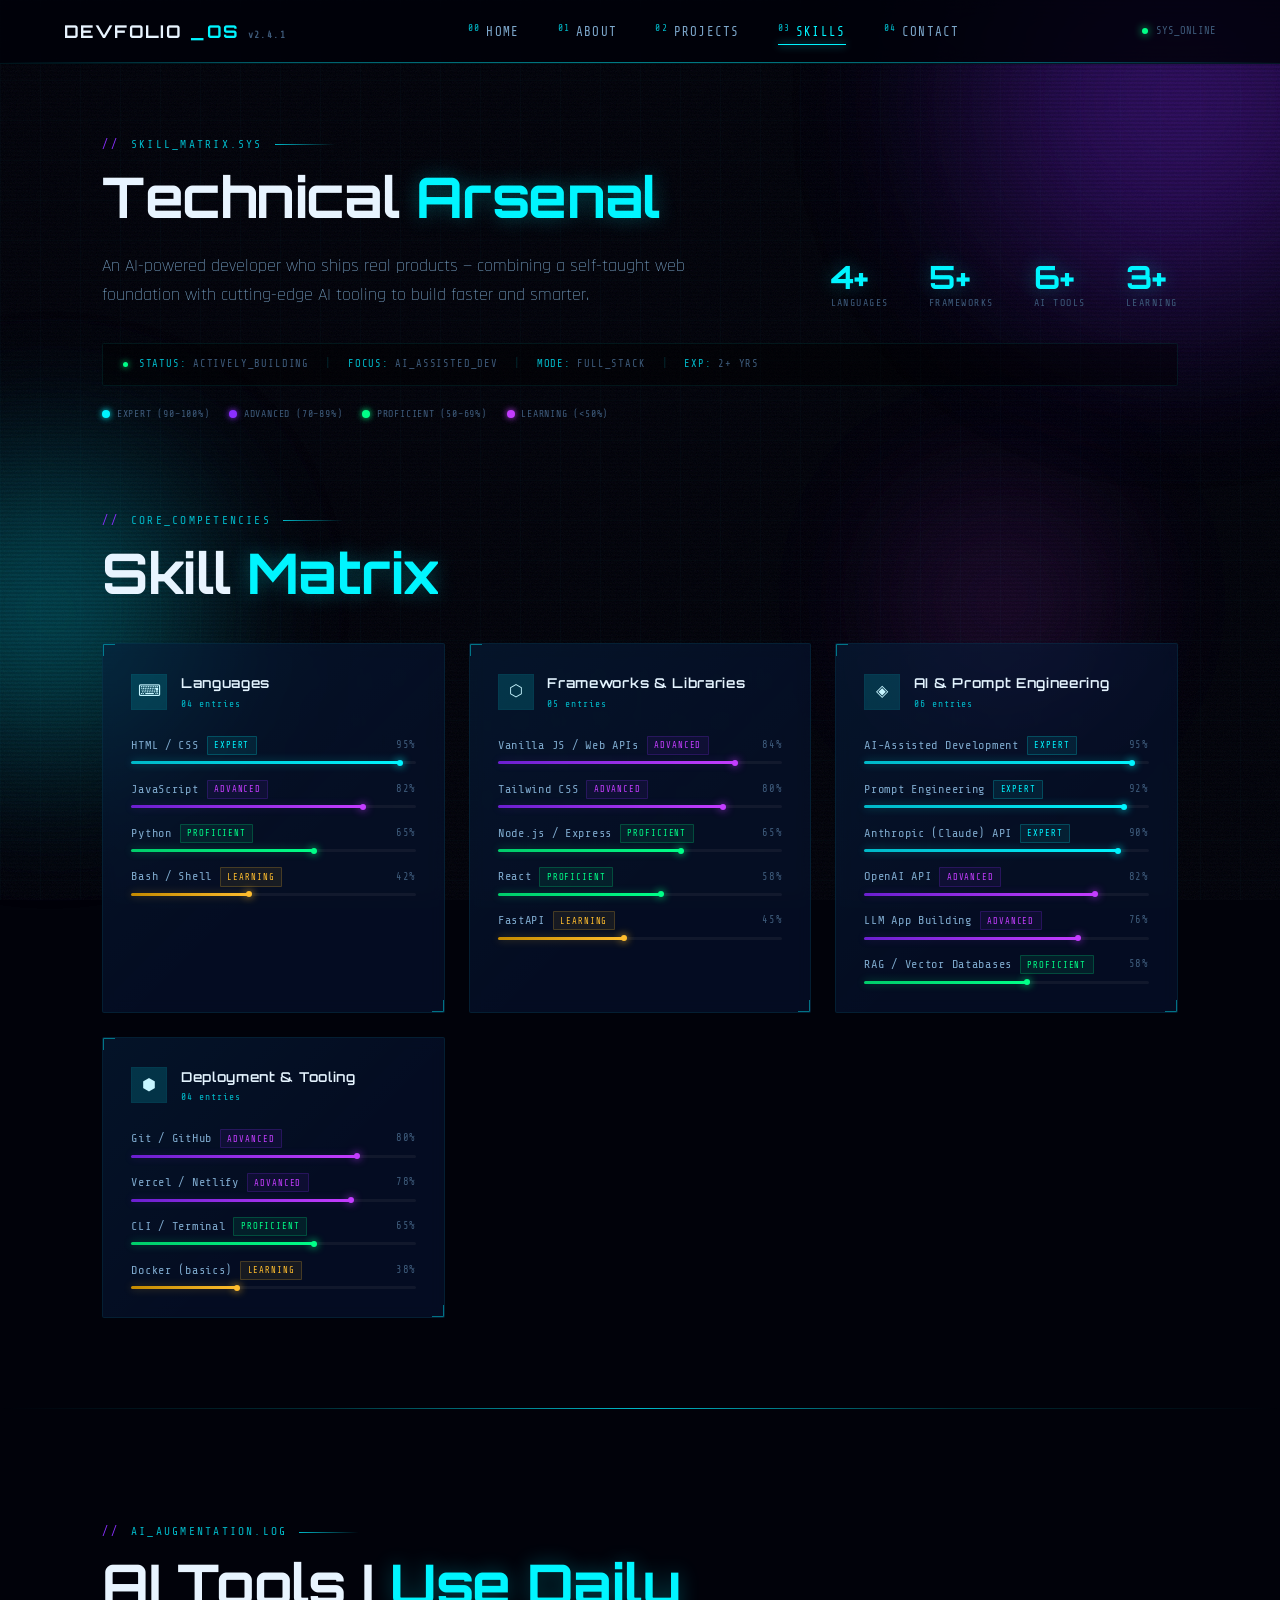
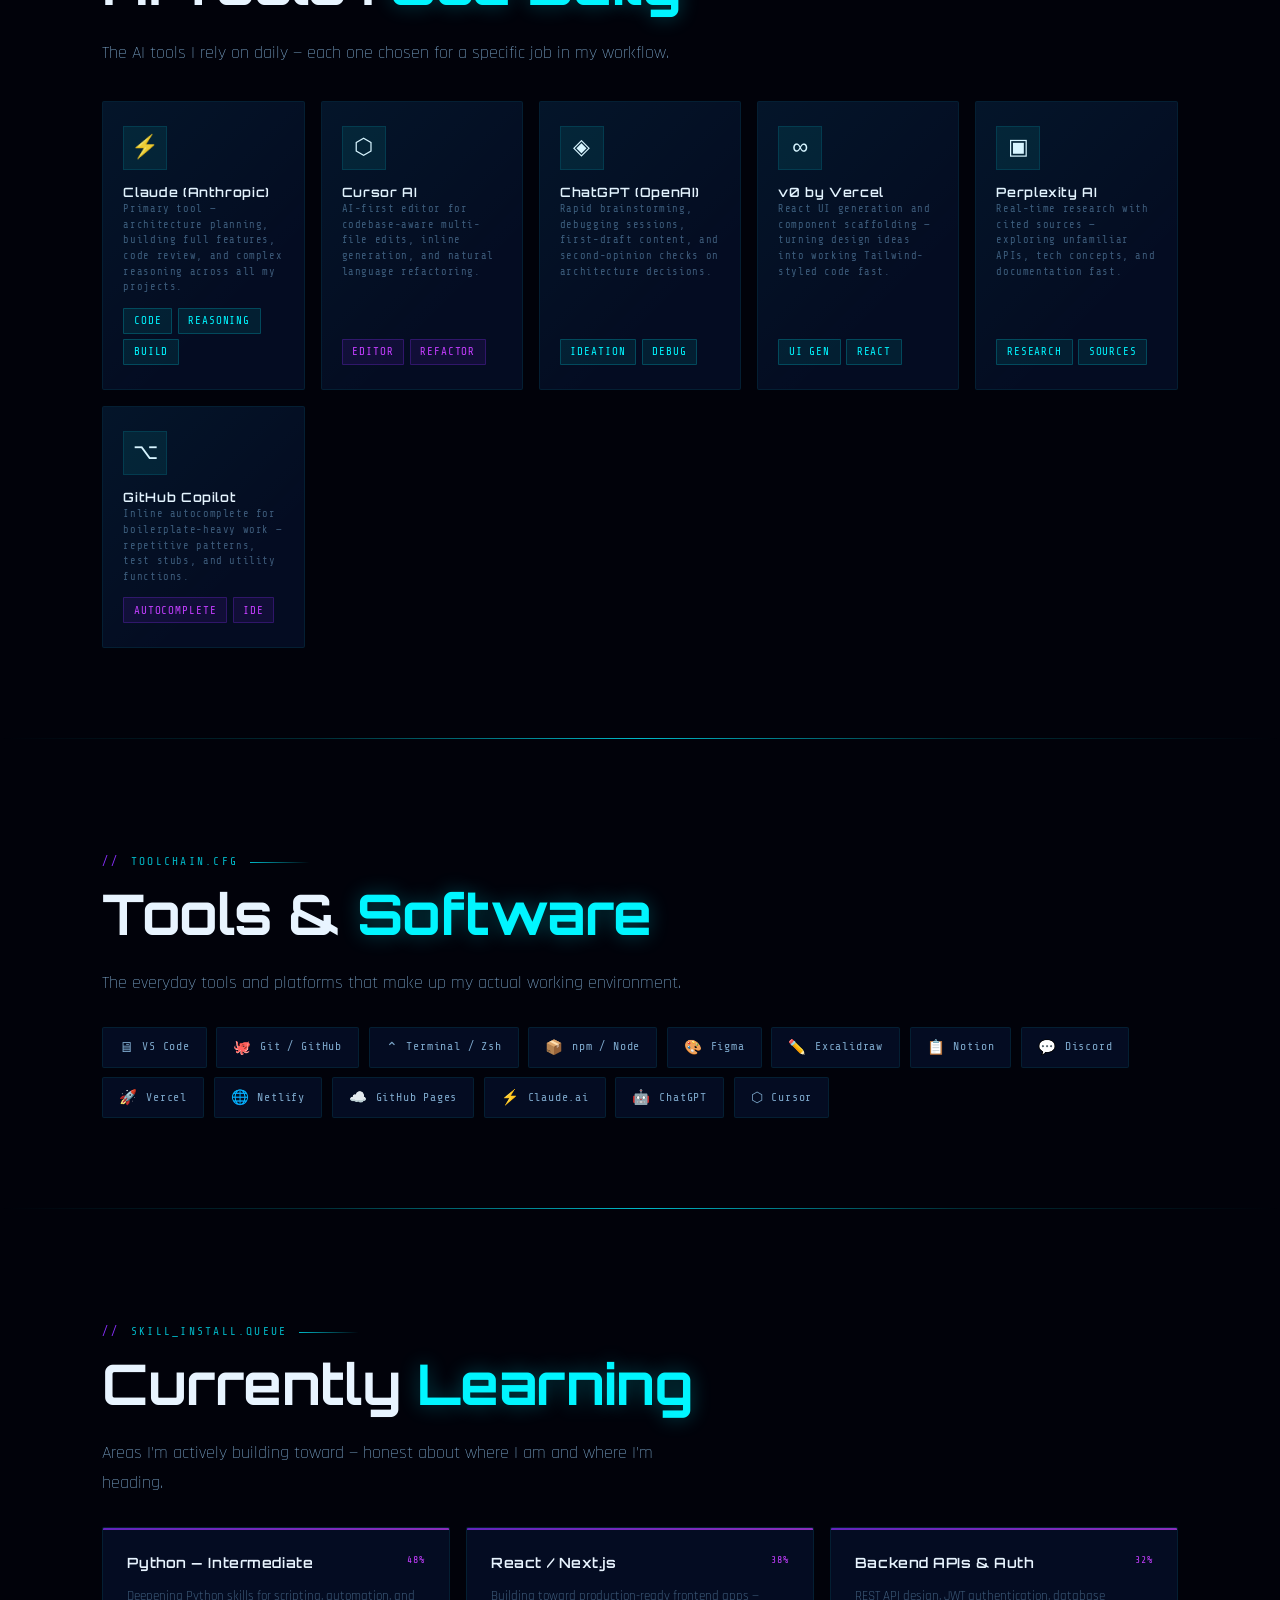
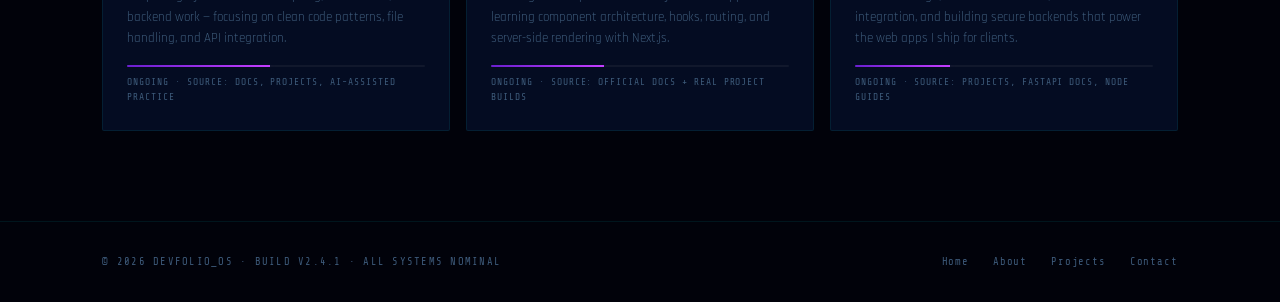
<file: skills.html>
<!doctype html>
<html lang="en">
  <head>
    <meta charset="UTF-8" />
    <meta name="viewport" content="width=device-width, initial-scale=1.0" />
    <title>DEVFOLIO_OS // Skills</title>
    <link rel="stylesheet" href="./style.css" />
    <style>
      /* ── Skills Page Specific ─────────────────────────────── */

      /* Hero strip */
      .skills-hero {
        padding: clamp(3rem, 8vh, 5rem) clamp(1.5rem, 8vw, 7rem) 0;
        max-width: 1280px;
        margin: 0 auto;
      }
      .skills-hero-inner {
        display: grid;
        grid-template-columns: 1fr auto;
        align-items: end;
        gap: 2rem;
      }
      .skills-stats {
        display: flex;
        gap: 2.5rem;
        flex-wrap: wrap;
      }
      .skill-stat {
        display: flex;
        flex-direction: column;
        gap: 0.15rem;
      }
      .skill-stat-num {
        font-family: var(--font-display);
        font-size: 2rem;
        font-weight: 700;
        color: var(--cyan);
        text-shadow: 0 0 20px var(--cyan-glow-md);
        line-height: 1;
      }
      .skill-stat-label {
        font-family: var(--font-mono);
        font-size: 0.62rem;
        color: var(--text-muted);
        letter-spacing: 0.15em;
        text-transform: uppercase;
      }

      /* Proficiency legend */
      .proficiency-legend {
        display: flex;
        align-items: center;
        gap: 1.25rem;
        flex-wrap: wrap;
      }
      .legend-item {
        display: flex;
        align-items: center;
        gap: 0.4rem;
        font-family: var(--font-mono);
        font-size: 0.62rem;
        color: var(--text-muted);
        letter-spacing: 0.08em;
        text-transform: uppercase;
      }
      .legend-dot {
        width: 8px;
        height: 8px;
        border-radius: 50%;
      }
      .legend-dot.expert {
        background: var(--cyan);
        box-shadow: 0 0 6px var(--cyan);
      }
      .legend-dot.advanced {
        background: var(--violet);
        box-shadow: 0 0 6px var(--violet);
      }
      .legend-dot.proficient {
        background: #00ff88;
        box-shadow: 0 0 6px #00ff88;
      }
      .legend-dot.learning {
        background: var(--electric);
        box-shadow: 0 0 6px var(--electric);
      }

      /* ── Category Grid ────────────────────────────────────── */
      .skills-grid {
        display: grid;
        grid-template-columns: repeat(auto-fit, minmax(340px, 1fr));
        gap: 1.5rem;
        margin-top: 2.5rem;
      }

      /* ── Skill Category Card ──────────────────────────────── */
      .skill-category {
        background: var(--bg-glass);
        border: 1px solid var(--border-subtle);
        border-radius: 2px;
        padding: 1.75rem;
        position: relative;
        overflow: hidden;
        transition:
          border-color 0.3s ease,
          box-shadow 0.3s ease;
      }
      .skill-category::before {
        content: '';
        position: absolute;
        inset: 0;
        background: linear-gradient(135deg, rgba(0, 245, 255, 0.03) 0%, transparent 60%);
        pointer-events: none;
      }
      .skill-category:hover {
        border-color: var(--border-dim);
        box-shadow:
          0 0 30px rgba(0, 245, 255, 0.06),
          0 8px 32px rgba(0, 0, 0, 0.4);
      }

      .category-header {
        display: flex;
        align-items: center;
        gap: 0.85rem;
        margin-bottom: 1.5rem;
      }
      .category-icon {
        width: 36px;
        height: 36px;
        display: flex;
        align-items: center;
        justify-content: center;
        border: 1px solid var(--border-dim);
        font-size: 1rem;
        flex-shrink: 0;
        position: relative;
      }
      .category-icon::after {
        content: '';
        position: absolute;
        inset: 0;
        background: var(--cyan-glow);
      }
      .category-title {
        font-family: var(--font-display);
        font-size: 0.85rem;
        font-weight: 600;
        color: var(--text-primary);
        letter-spacing: 0.05em;
      }
      .category-count {
        font-family: var(--font-mono);
        font-size: 0.6rem;
        color: var(--cyan-dim);
        margin-top: 0.15rem;
        letter-spacing: 0.1em;
      }

      /* ── Skill Bar ────────────────────────────────────────── */
      .skill-list {
        display: flex;
        flex-direction: column;
        gap: 0.95rem;
      }
      .skill-item {
        position: relative;
      }
      .skill-meta {
        display: flex;
        justify-content: space-between;
        align-items: center;
        margin-bottom: 0.4rem;
      }
      .skill-name {
        font-family: var(--font-mono);
        font-size: 0.75rem;
        color: var(--text-secondary);
        letter-spacing: 0.06em;
        display: flex;
        align-items: center;
        gap: 0.5rem;
      }
      .skill-name .skill-badge {
        font-size: 0.55rem;
        padding: 0.1rem 0.4rem;
        border-radius: 1px;
        text-transform: uppercase;
        letter-spacing: 0.1em;
      }
      .badge-expert {
        color: var(--cyan);
        background: rgba(0, 245, 255, 0.08);
        border: 1px solid rgba(0, 245, 255, 0.2);
      }
      .badge-advanced {
        color: var(--electric);
        background: rgba(139, 47, 255, 0.08);
        border: 1px solid rgba(139, 47, 255, 0.2);
      }
      .badge-proficient {
        color: #00ff88;
        background: rgba(0, 255, 136, 0.08);
        border: 1px solid rgba(0, 255, 136, 0.2);
      }
      .badge-learning {
        color: #ffbd2e;
        background: rgba(255, 189, 46, 0.08);
        border: 1px solid rgba(255, 189, 46, 0.2);
      }

      .skill-pct {
        font-family: var(--font-mono);
        font-size: 0.65rem;
        color: var(--text-muted);
        letter-spacing: 0.06em;
      }
      .skill-track {
        height: 3px;
        background: rgba(255, 255, 255, 0.05);
        border-radius: 2px;
        overflow: visible;
        position: relative;
      }
      .skill-fill {
        height: 100%;
        border-radius: 2px;
        width: 0%;
        transition: width 1.2s cubic-bezier(0.16, 1, 0.3, 1);
        position: relative;
      }
      .skill-fill::after {
        content: '';
        position: absolute;
        right: -1px;
        top: 50%;
        transform: translateY(-50%);
        width: 6px;
        height: 6px;
        border-radius: 50%;
      }
      .fill-expert {
        background: linear-gradient(90deg, var(--cyan-dim), var(--cyan));
        box-shadow: 0 0 8px var(--cyan-glow-md);
      }
      .fill-expert::after {
        background: var(--cyan);
        box-shadow: 0 0 8px var(--cyan);
      }
      .fill-advanced {
        background: linear-gradient(90deg, var(--violet-dim), var(--electric));
        box-shadow: 0 0 8px var(--violet-glow);
      }
      .fill-advanced::after {
        background: var(--electric);
        box-shadow: 0 0 8px var(--electric);
      }
      .fill-proficient {
        background: linear-gradient(90deg, #00cc6a, #00ff88);
        box-shadow: 0 0 8px rgba(0, 255, 136, 0.3);
      }
      .fill-proficient::after {
        background: #00ff88;
        box-shadow: 0 0 8px #00ff88;
      }
      .fill-learning {
        background: linear-gradient(90deg, #c48a00, #ffbd2e);
        box-shadow: 0 0 8px rgba(255, 189, 46, 0.3);
      }
      .fill-learning::after {
        background: #ffbd2e;
        box-shadow: 0 0 8px #ffbd2e;
      }

      /* ── AI Tools Section ─────────────────────────────────── */
      .ai-section {
        margin-top: 1.5rem;
      }
      .ai-tools-grid {
        display: grid;
        grid-template-columns: repeat(auto-fit, minmax(200px, 1fr));
        gap: 1rem;
        margin-top: 2rem;
      }
      .ai-tool-card {
        background: var(--bg-glass);
        border: 1px solid var(--border-subtle);
        border-radius: 2px;
        padding: 1.5rem 1.25rem;
        display: flex;
        flex-direction: column;
        gap: 0.75rem;
        position: relative;
        overflow: hidden;
        transition: all 0.3s ease;
        cursor: default;
      }
      .ai-tool-card::before {
        content: '';
        position: absolute;
        inset: 0;
        background: linear-gradient(135deg, rgba(0, 245, 255, 0.04) 0%, transparent 70%);
        pointer-events: none;
      }
      .ai-tool-card:hover {
        border-color: var(--border-bright);
        box-shadow:
          0 0 30px var(--cyan-glow),
          0 0 60px rgba(0, 245, 255, 0.04);
        transform: translateY(-3px);
      }
      .ai-tool-card:hover .ai-tool-glow {
        opacity: 1;
      }
      .ai-tool-glow {
        position: absolute;
        bottom: 0;
        left: 0;
        right: 0;
        height: 1px;
        background: linear-gradient(90deg, transparent, var(--cyan), transparent);
        opacity: 0;
        transition: opacity 0.3s ease;
      }
      .ai-tool-icon {
        width: 44px;
        height: 44px;
        display: flex;
        align-items: center;
        justify-content: center;
        font-size: 1.4rem;
        border: 1px solid var(--border-dim);
        position: relative;
      }
      .ai-tool-icon::after {
        content: '';
        position: absolute;
        inset: 0;
        background: var(--cyan-glow);
        opacity: 0.5;
      }
      .ai-tool-name {
        font-family: var(--font-display);
        font-size: 0.8rem;
        font-weight: 600;
        color: var(--text-primary);
        letter-spacing: 0.05em;
      }
      .ai-tool-use {
        font-family: var(--font-mono);
        font-size: 0.65rem;
        color: var(--text-muted);
        letter-spacing: 0.06em;
        line-height: 1.5;
      }
      .ai-tool-tags {
        display: flex;
        flex-wrap: wrap;
        gap: 0.35rem;
        margin-top: auto;
      }

      /* ── Tools & Software Grid ────────────────────────────── */
      .tools-section {
        margin-top: 1.5rem;
      }
      .tools-pill-grid {
        display: flex;
        flex-wrap: wrap;
        gap: 0.6rem;
        margin-top: 1.75rem;
      }
      .tool-pill {
        display: inline-flex;
        align-items: center;
        gap: 0.5rem;
        padding: 0.5rem 1rem;
        background: var(--bg-glass);
        border: 1px solid var(--border-subtle);
        border-radius: 2px;
        font-family: var(--font-mono);
        font-size: 0.72rem;
        color: var(--text-secondary);
        letter-spacing: 0.07em;
        cursor: default;
        transition: all 0.25s ease;
        position: relative;
        overflow: hidden;
      }
      .tool-pill::before {
        content: '';
        position: absolute;
        inset: 0;
        background: var(--cyan-glow);
        opacity: 0;
        transition: opacity 0.25s ease;
      }
      .tool-pill:hover {
        border-color: var(--border-dim);
        color: var(--cyan);
        transform: translateY(-2px);
        box-shadow: 0 4px 20px rgba(0, 245, 255, 0.08);
      }
      .tool-pill:hover::before {
        opacity: 1;
      }
      .tool-pill-icon {
        font-size: 0.9rem;
      }

      /* ── Currently Learning ───────────────────────────────── */
      .learning-section {
        margin-top: 1.5rem;
      }
      .learning-grid {
        display: grid;
        grid-template-columns: repeat(auto-fit, minmax(260px, 1fr));
        gap: 1rem;
        margin-top: 1.75rem;
      }
      .learning-card {
        background: var(--bg-glass);
        border: 1px solid var(--border-subtle);
        border-radius: 2px;
        padding: 1.5rem;
        position: relative;
        overflow: hidden;
        transition: all 0.3s ease;
      }
      .learning-card::before {
        content: '';
        position: absolute;
        top: 0;
        left: 0;
        right: 0;
        height: 2px;
        background: linear-gradient(90deg, var(--violet), var(--electric));
        opacity: 0.7;
      }
      .learning-card:hover {
        border-color: var(--border-violet);
        box-shadow: 0 0 25px var(--violet-glow);
        transform: translateY(-3px);
      }
      .learning-card-header {
        display: flex;
        align-items: flex-start;
        justify-content: space-between;
        gap: 1rem;
        margin-bottom: 0.75rem;
      }
      .learning-card-title {
        font-family: var(--font-display);
        font-size: 0.88rem;
        font-weight: 600;
        color: var(--text-primary);
        letter-spacing: 0.04em;
      }
      .learning-progress-label {
        font-family: var(--font-mono);
        font-size: 0.62rem;
        color: var(--electric);
        letter-spacing: 0.1em;
        white-space: nowrap;
      }
      .learning-desc {
        font-size: 0.82rem;
        color: var(--text-muted);
        line-height: 1.6;
        margin-bottom: 1rem;
      }
      .learning-track {
        height: 2px;
        background: rgba(255, 255, 255, 0.05);
        border-radius: 2px;
        overflow: hidden;
      }
      .learning-fill {
        height: 100%;
        background: linear-gradient(90deg, var(--violet-dim), var(--electric));
        box-shadow: 0 0 8px var(--violet-glow);
        width: 0%;
        transition: width 1.4s cubic-bezier(0.16, 1, 0.3, 1);
      }
      .learning-eta {
        font-family: var(--font-mono);
        font-size: 0.6rem;
        color: var(--text-muted);
        letter-spacing: 0.1em;
        text-transform: uppercase;
        margin-top: 0.5rem;
      }

      /* ── System Readout Bar ───────────────────────────────── */
      .system-readout {
        display: flex;
        align-items: center;
        gap: 1rem;
        flex-wrap: wrap;
        padding: 0.75rem 1.25rem;
        background: rgba(0, 0, 0, 0.4);
        border: 1px solid var(--border-subtle);
        border-radius: 2px;
        margin-top: 2rem;
        font-family: var(--font-mono);
        font-size: 0.65rem;
        color: var(--text-muted);
        letter-spacing: 0.08em;
      }
      .readout-item {
        display: flex;
        align-items: center;
        gap: 0.4rem;
      }
      .readout-label {
        color: var(--cyan-dim);
      }
      .readout-sep {
        color: var(--border-dim);
        user-select: none;
      }
      .readout-pulse {
        display: inline-block;
        width: 5px;
        height: 5px;
        border-radius: 50%;
        background: #00ff88;
        box-shadow: 0 0 6px #00ff88;
        animation: pulse-dot 2s ease-in-out infinite;
        margin-right: 0.25rem;
      }

      /* ── Responsive ───────────────────────────────────────── */
      @media (max-width: 768px) {
        .skills-hero-inner {
          grid-template-columns: 1fr;
        }
        .skills-stats {
          gap: 1.5rem;
        }
        .skills-grid {
          grid-template-columns: 1fr;
        }
        .ai-tools-grid {
          grid-template-columns: repeat(auto-fit, minmax(160px, 1fr));
        }
      }
    </style>
  </head>
  <body>
    <!-- Background layers -->
    <div class="noise"></div>
    <div class="orb orb-1"></div>
    <div class="orb orb-2"></div>
    <div class="orb orb-3"></div>

    <!-- ── Navigation ──────────────────────────────────────── -->
    <nav class="nav" role="navigation">
      <a href="./index.html" class="nav-logo">
        DEVFOLIO
        <span class="accent">_OS</span>
        <span class="version">v2.4.1</span>
      </a>

      <ul class="nav-links" id="navLinks">
        <li><a href="./index.html" class="nav-link" data-index="00">Home</a></li>
        <li><a href="./about.html" class="nav-link" data-index="01">About</a></li>
        <li><a href="./projects.html" class="nav-link" data-index="02">Projects</a></li>
        <li><a href="./skills.html" class="nav-link active" data-index="03">Skills</a></li>
        <li><a href="./contact.html" class="nav-link" data-index="04">Contact</a></li>
      </ul>

      <div class="nav-status">
        <div class="nav-status-dot"></div>
        SYS_ONLINE
      </div>

      <button class="nav-toggle" id="navToggle" aria-label="Toggle navigation">
        <span></span>
        <span></span>
        <span></span>
      </button>
    </nav>

    <!-- ── Page ────────────────────────────────────────────── -->
    <main class="page">
      <!-- Hero Strip -->
      <div class="skills-hero">
        <div class="skills-hero-inner">
          <div>
            <p class="section-tag">skill_matrix.sys</p>
            <h1 class="section-title">
              Technical
              <em>Arsenal</em>
            </h1>
            <p class="section-sub">
              An AI-powered developer who ships real products — combining a self-taught web foundation with
              cutting-edge AI tooling to build faster and smarter.
            </p>
          </div>
          <div>
            <div class="skills-stats reveal">
              <div class="skill-stat">
                <span class="skill-stat-num" data-count="4">0</span>
                <span class="skill-stat-label">Languages</span>
              </div>
              <div class="skill-stat">
                <span class="skill-stat-num" data-count="5">0</span>
                <span class="skill-stat-label">Frameworks</span>
              </div>
              <div class="skill-stat">
                <span class="skill-stat-num" data-count="6">0</span>
                <span class="skill-stat-label">AI Tools</span>
              </div>
              <div class="skill-stat">
                <span class="skill-stat-num" data-count="3">0</span>
                <span class="skill-stat-label">Learning</span>
              </div>
            </div>
          </div>
        </div>

        <!-- System Readout -->
        <div class="system-readout reveal reveal-delay-1">
          <span class="readout-item">
            <span class="readout-pulse"></span>
            <span class="readout-label">STATUS:</span>
            ACTIVELY_BUILDING
          </span>
          <span class="readout-sep">|</span>
          <span class="readout-item">
            <span class="readout-label">FOCUS:</span>
            AI_ASSISTED_DEV
          </span>
          <span class="readout-sep">|</span>
          <span class="readout-item">
            <span class="readout-label">MODE:</span>
            FULL_STACK
          </span>
          <span class="readout-sep">|</span>
          <span class="readout-item">
            <span class="readout-label">EXP:</span>
            2+ YRS
          </span>
        </div>

        <!-- Proficiency Legend -->
        <div class="proficiency-legend" style="margin-top: 1.25rem" aria-label="Proficiency legend">
          <div class="legend-item">
            <div class="legend-dot expert"></div>
            Expert (90–100%)
          </div>
          <div class="legend-item">
            <div class="legend-dot advanced"></div>
            Advanced (70–89%)
          </div>
          <div class="legend-item">
            <div class="legend-dot proficient"></div>
            Proficient (50–69%)
          </div>
          <div class="legend-item">
            <div class="legend-dot learning"></div>
            Learning (&lt;50%)
          </div>
        </div>
      </div>

      <!-- ── Skills Matrix Section ───────────────────────────── -->
      <section class="section" aria-labelledby="skills-heading">
        <p class="section-tag">core_competencies</p>
        <h2 class="section-title" id="skills-heading">
          Skill
          <em>Matrix</em>
        </h2>

        <div class="skills-grid">

          <!-- Languages -->
          <div class="skill-category reveal card" data-category="languages">
            <div class="card-corner tl"></div>
            <div class="card-corner br"></div>
            <div class="category-header">
              <div class="category-icon">⌨</div>
              <div>
                <div class="category-title">Languages</div>
                <div class="category-count">04 entries</div>
              </div>
            </div>
            <div class="skill-list">
              <div class="skill-item">
                <div class="skill-meta">
                  <span class="skill-name">HTML / CSS <span class="skill-badge badge-expert">Expert</span></span>
                  <span class="skill-pct">95%</span>
                </div>
                <div class="skill-track"><div class="skill-fill fill-expert" data-width="95"></div></div>
              </div>
              <div class="skill-item">
                <div class="skill-meta">
                  <span class="skill-name">JavaScript <span class="skill-badge badge-advanced">Advanced</span></span>
                  <span class="skill-pct">82%</span>
                </div>
                <div class="skill-track"><div class="skill-fill fill-advanced" data-width="82"></div></div>
              </div>
              <div class="skill-item">
                <div class="skill-meta">
                  <span class="skill-name">Python <span class="skill-badge badge-proficient">Proficient</span></span>
                  <span class="skill-pct">65%</span>
                </div>
                <div class="skill-track"><div class="skill-fill fill-proficient" data-width="65"></div></div>
              </div>
              <div class="skill-item">
                <div class="skill-meta">
                  <span class="skill-name">Bash / Shell <span class="skill-badge badge-learning">Learning</span></span>
                  <span class="skill-pct">42%</span>
                </div>
                <div class="skill-track"><div class="skill-fill fill-learning" data-width="42"></div></div>
              </div>
            </div>
          </div>

          <!-- Frameworks & Libraries -->
          <div class="skill-category reveal reveal-delay-1 card" data-category="frameworks">
            <div class="card-corner tl"></div>
            <div class="card-corner br"></div>
            <div class="category-header">
              <div class="category-icon">⬡</div>
              <div>
                <div class="category-title">Frameworks & Libraries</div>
                <div class="category-count">05 entries</div>
              </div>
            </div>
            <div class="skill-list">
              <div class="skill-item">
                <div class="skill-meta">
                  <span class="skill-name">Vanilla JS / Web APIs <span class="skill-badge badge-advanced">Advanced</span></span>
                  <span class="skill-pct">84%</span>
                </div>
                <div class="skill-track"><div class="skill-fill fill-advanced" data-width="84"></div></div>
              </div>
              <div class="skill-item">
                <div class="skill-meta">
                  <span class="skill-name">Tailwind CSS <span class="skill-badge badge-advanced">Advanced</span></span>
                  <span class="skill-pct">80%</span>
                </div>
                <div class="skill-track"><div class="skill-fill fill-advanced" data-width="80"></div></div>
              </div>
              <div class="skill-item">
                <div class="skill-meta">
                  <span class="skill-name">Node.js / Express <span class="skill-badge badge-proficient">Proficient</span></span>
                  <span class="skill-pct">65%</span>
                </div>
                <div class="skill-track"><div class="skill-fill fill-proficient" data-width="65"></div></div>
              </div>
              <div class="skill-item">
                <div class="skill-meta">
                  <span class="skill-name">React <span class="skill-badge badge-proficient">Proficient</span></span>
                  <span class="skill-pct">58%</span>
                </div>
                <div class="skill-track"><div class="skill-fill fill-proficient" data-width="58"></div></div>
              </div>
              <div class="skill-item">
                <div class="skill-meta">
                  <span class="skill-name">FastAPI <span class="skill-badge badge-learning">Learning</span></span>
                  <span class="skill-pct">45%</span>
                </div>
                <div class="skill-track"><div class="skill-fill fill-learning" data-width="45"></div></div>
              </div>
            </div>
          </div>

          <!-- AI & Prompt Engineering -->
          <div class="skill-category reveal reveal-delay-2 card" data-category="aiml">
            <div class="card-corner tl"></div>
            <div class="card-corner br"></div>
            <div class="category-header">
              <div class="category-icon">◈</div>
              <div>
                <div class="category-title">AI & Prompt Engineering</div>
                <div class="category-count">06 entries</div>
              </div>
            </div>
            <div class="skill-list">
              <div class="skill-item">
                <div class="skill-meta">
                  <span class="skill-name">AI-Assisted Development <span class="skill-badge badge-expert">Expert</span></span>
                  <span class="skill-pct">95%</span>
                </div>
                <div class="skill-track"><div class="skill-fill fill-expert" data-width="95"></div></div>
              </div>
              <div class="skill-item">
                <div class="skill-meta">
                  <span class="skill-name">Prompt Engineering <span class="skill-badge badge-expert">Expert</span></span>
                  <span class="skill-pct">92%</span>
                </div>
                <div class="skill-track"><div class="skill-fill fill-expert" data-width="92"></div></div>
              </div>
              <div class="skill-item">
                <div class="skill-meta">
                  <span class="skill-name">Anthropic (Claude) API <span class="skill-badge badge-expert">Expert</span></span>
                  <span class="skill-pct">90%</span>
                </div>
                <div class="skill-track"><div class="skill-fill fill-expert" data-width="90"></div></div>
              </div>
              <div class="skill-item">
                <div class="skill-meta">
                  <span class="skill-name">OpenAI API <span class="skill-badge badge-advanced">Advanced</span></span>
                  <span class="skill-pct">82%</span>
                </div>
                <div class="skill-track"><div class="skill-fill fill-advanced" data-width="82"></div></div>
              </div>
              <div class="skill-item">
                <div class="skill-meta">
                  <span class="skill-name">LLM App Building <span class="skill-badge badge-advanced">Advanced</span></span>
                  <span class="skill-pct">76%</span>
                </div>
                <div class="skill-track"><div class="skill-fill fill-advanced" data-width="76"></div></div>
              </div>
              <div class="skill-item">
                <div class="skill-meta">
                  <span class="skill-name">RAG / Vector Databases <span class="skill-badge badge-proficient">Proficient</span></span>
                  <span class="skill-pct">58%</span>
                </div>
                <div class="skill-track"><div class="skill-fill fill-proficient" data-width="58"></div></div>
              </div>
            </div>
          </div>

          <!-- Deployment & Tooling -->
          <div class="skill-category reveal reveal-delay-3 card" data-category="devops">
            <div class="card-corner tl"></div>
            <div class="card-corner br"></div>
            <div class="category-header">
              <div class="category-icon">⬢</div>
              <div>
                <div class="category-title">Deployment & Tooling</div>
                <div class="category-count">04 entries</div>
              </div>
            </div>
            <div class="skill-list">
              <div class="skill-item">
                <div class="skill-meta">
                  <span class="skill-name">Git / GitHub <span class="skill-badge badge-advanced">Advanced</span></span>
                  <span class="skill-pct">80%</span>
                </div>
                <div class="skill-track"><div class="skill-fill fill-advanced" data-width="80"></div></div>
              </div>
              <div class="skill-item">
                <div class="skill-meta">
                  <span class="skill-name">Vercel / Netlify <span class="skill-badge badge-advanced">Advanced</span></span>
                  <span class="skill-pct">78%</span>
                </div>
                <div class="skill-track"><div class="skill-fill fill-advanced" data-width="78"></div></div>
              </div>
              <div class="skill-item">
                <div class="skill-meta">
                  <span class="skill-name">CLI / Terminal <span class="skill-badge badge-proficient">Proficient</span></span>
                  <span class="skill-pct">65%</span>
                </div>
                <div class="skill-track"><div class="skill-fill fill-proficient" data-width="65"></div></div>
              </div>
              <div class="skill-item">
                <div class="skill-meta">
                  <span class="skill-name">Docker (basics) <span class="skill-badge badge-learning">Learning</span></span>
                  <span class="skill-pct">38%</span>
                </div>
                <div class="skill-track"><div class="skill-fill fill-learning" data-width="38"></div></div>
              </div>
            </div>
          </div>

        </div>
      </section>

      <div class="divider"></div>

      <!-- ── AI Tools Section ─────────────────────────────────── -->
      <section class="section ai-section" aria-labelledby="ai-heading">
        <p class="section-tag">ai_augmentation.log</p>
        <h2 class="section-title" id="ai-heading">
          AI Tools I
          <em>Use Daily</em>
        </h2>
        <p class="section-sub">
          The AI tools I rely on daily — each one chosen for a specific job in my workflow.
        </p>

        <div class="ai-tools-grid">

          <div class="ai-tool-card reveal">
            <div class="ai-tool-glow"></div>
            <div class="ai-tool-icon">⚡</div>
            <div>
              <div class="ai-tool-name">Claude (Anthropic)</div>
              <div class="ai-tool-use">Primary tool — architecture planning, building full features, code review, and complex reasoning across all my projects.</div>
            </div>
            <div class="ai-tool-tags">
              <span class="tag tag-cyan">Code</span>
              <span class="tag tag-cyan">Reasoning</span>
              <span class="tag tag-cyan">Build</span>
            </div>
          </div>

          <div class="ai-tool-card reveal reveal-delay-1">
            <div class="ai-tool-glow"></div>
            <div class="ai-tool-icon">⬡</div>
            <div>
              <div class="ai-tool-name">Cursor AI</div>
              <div class="ai-tool-use">AI-first editor for codebase-aware multi-file edits, inline generation, and natural language refactoring.</div>
            </div>
            <div class="ai-tool-tags">
              <span class="tag tag-violet">Editor</span>
              <span class="tag tag-violet">Refactor</span>
            </div>
          </div>

          <div class="ai-tool-card reveal reveal-delay-2">
            <div class="ai-tool-glow"></div>
            <div class="ai-tool-icon">◈</div>
            <div>
              <div class="ai-tool-name">ChatGPT (OpenAI)</div>
              <div class="ai-tool-use">Rapid brainstorming, debugging sessions, first-draft content, and second-opinion checks on architecture decisions.</div>
            </div>
            <div class="ai-tool-tags">
              <span class="tag tag-cyan">Ideation</span>
              <span class="tag tag-cyan">Debug</span>
            </div>
          </div>

          <div class="ai-tool-card reveal reveal-delay-3">
            <div class="ai-tool-glow"></div>
            <div class="ai-tool-icon">∞</div>
            <div>
              <div class="ai-tool-name">v0 by Vercel</div>
              <div class="ai-tool-use">React UI generation and component scaffolding — turning design ideas into working Tailwind-styled code fast.</div>
            </div>
            <div class="ai-tool-tags">
              <span class="tag tag-cyan">UI Gen</span>
              <span class="tag tag-cyan">React</span>
            </div>
          </div>

          <div class="ai-tool-card reveal reveal-delay-4">
            <div class="ai-tool-glow"></div>
            <div class="ai-tool-icon">▣</div>
            <div>
              <div class="ai-tool-name">Perplexity AI</div>
              <div class="ai-tool-use">Real-time research with cited sources — exploring unfamiliar APIs, tech concepts, and documentation fast.</div>
            </div>
            <div class="ai-tool-tags">
              <span class="tag tag-cyan">Research</span>
              <span class="tag tag-cyan">Sources</span>
            </div>
          </div>

          <div class="ai-tool-card reveal reveal-delay-5">
            <div class="ai-tool-glow"></div>
            <div class="ai-tool-icon">⌥</div>
            <div>
              <div class="ai-tool-name">GitHub Copilot</div>
              <div class="ai-tool-use">Inline autocomplete for boilerplate-heavy work — repetitive patterns, test stubs, and utility functions.</div>
            </div>
            <div class="ai-tool-tags">
              <span class="tag tag-violet">Autocomplete</span>
              <span class="tag tag-violet">IDE</span>
            </div>
          </div>

        </div>
      </section>

      <div class="divider"></div>

      <!-- ── Tools & Software Section ────────────────────────── -->
      <section class="section tools-section" aria-labelledby="tools-heading">
        <p class="section-tag">toolchain.cfg</p>
        <h2 class="section-title" id="tools-heading">
          Tools &
          <em>Software</em>
        </h2>
        <p class="section-sub">
          The everyday tools and platforms that make up my actual working environment.
        </p>

        <div class="tools-pill-grid">
          <!-- Dev Environment -->
          <div class="tool-pill reveal"><span class="tool-pill-icon">🖥</span> VS Code</div>
          <div class="tool-pill reveal"><span class="tool-pill-icon">🐙</span> Git / GitHub</div>
          <div class="tool-pill reveal"><span class="tool-pill-icon">⌃</span> Terminal / Zsh</div>
          <div class="tool-pill reveal"><span class="tool-pill-icon">📦</span> npm / Node</div>
          <!-- Design -->
          <div class="tool-pill reveal reveal-delay-1"><span class="tool-pill-icon">🎨</span> Figma</div>
          <div class="tool-pill reveal reveal-delay-1"><span class="tool-pill-icon">✏️</span> Excalidraw</div>
          <!-- Project & Docs -->
          <div class="tool-pill reveal reveal-delay-2"><span class="tool-pill-icon">📋</span> Notion</div>
          <div class="tool-pill reveal reveal-delay-2"><span class="tool-pill-icon">💬</span> Discord</div>
          <!-- Deployment -->
          <div class="tool-pill reveal reveal-delay-3"><span class="tool-pill-icon">🚀</span> Vercel</div>
          <div class="tool-pill reveal reveal-delay-3"><span class="tool-pill-icon">🌐</span> Netlify</div>
          <div class="tool-pill reveal reveal-delay-3"><span class="tool-pill-icon">☁️</span> GitHub Pages</div>
          <!-- AI Tools -->
          <div class="tool-pill reveal reveal-delay-4"><span class="tool-pill-icon">⚡</span> Claude.ai</div>
          <div class="tool-pill reveal reveal-delay-4"><span class="tool-pill-icon">🤖</span> ChatGPT</div>
          <div class="tool-pill reveal reveal-delay-4"><span class="tool-pill-icon">⬡</span> Cursor</div>
        </div>
      </section>

      <div class="divider"></div>

      <!-- ── Currently Learning Section ──────────────────────── -->
      <section class="section learning-section" aria-labelledby="learning-heading">
        <p class="section-tag">skill_install.queue</p>
        <h2 class="section-title" id="learning-heading">
          Currently
          <em>Learning</em>
        </h2>
        <p class="section-sub">
          Areas I'm actively building toward — honest about where I am and where I'm heading.
        </p>

        <div class="learning-grid">

          <div class="learning-card reveal">
            <div class="learning-card-header">
              <div class="learning-card-title">Python — Intermediate</div>
              <div class="learning-progress-label">48%</div>
            </div>
            <p class="learning-desc">
              Deepening Python skills for scripting, automation, and backend work — focusing on clean code patterns,
              file handling, and API integration.
            </p>
            <div class="learning-track">
              <div class="learning-fill" data-width="48"></div>
            </div>
            <div class="learning-eta">ONGOING · Source: Docs, projects, AI-assisted practice</div>
          </div>

          <div class="learning-card reveal reveal-delay-1">
            <div class="learning-card-header">
              <div class="learning-card-title">React / Next.js</div>
              <div class="learning-progress-label">38%</div>
            </div>
            <p class="learning-desc">
              Building toward production-ready frontend apps — learning component architecture, hooks, routing,
              and server-side rendering with Next.js.
            </p>
            <div class="learning-track">
              <div class="learning-fill" data-width="38"></div>
            </div>
            <div class="learning-eta">ONGOING · Source: Official docs + real project builds</div>
          </div>

          <div class="learning-card reveal reveal-delay-2">
            <div class="learning-card-header">
              <div class="learning-card-title">Backend APIs & Auth</div>
              <div class="learning-progress-label">32%</div>
            </div>
            <p class="learning-desc">
              REST API design, JWT authentication, database integration, and building secure backends that power
              the web apps I ship for clients.
            </p>
            <div class="learning-track">
              <div class="learning-fill" data-width="32"></div>
            </div>
            <div class="learning-eta">ONGOING · Source: Projects, FastAPI docs, Node guides</div>
          </div>

        </div>
      </section>
    </main>

    <!-- ── Footer ───────────────────────────────────────────── -->
    <footer class="footer">
      <div class="footer-left">© 2026 DEVFOLIO_OS · Build v2.4.1 · All systems nominal</div>
      <div class="footer-right">
        <a href="./index.html">Home</a>
        <a href="./about.html">About</a>
        <a href="./projects.html">Projects</a>
        <a href="./contact.html">Contact</a>
      </div>
    </footer>

    <script src="./main.js"></script>
    <script>
      /* ── Skills Page JS ────────────────────────────────────── */

      // Animate skill bars when they enter the viewport
      const animateSkillBars = () => {
        const fills = document.querySelectorAll(".skill-fill, .learning-fill");
        const observer = new IntersectionObserver(
          (entries) => {
            entries.forEach((entry) => {
              if (entry.isIntersecting) {
                const el = entry.target;
                const targetWidth = el.getAttribute("data-width");
                if (targetWidth) {
                  // Small delay for staggered effect within category
                  const parent = el.closest(".skill-item, .learning-card");
                  const siblings = parent ? [...parent.parentElement.children].indexOf(parent) : 0;
                  setTimeout(() => {
                    el.style.width = targetWidth + "%";
                  }, siblings * 60);
                }
                observer.unobserve(el);
              }
            });
          },
          { threshold: 0.3 },
        );

        fills.forEach((fill) => observer.observe(fill));
      };

      // Animate stat counters
      const animateCounters = () => {
        const counters = document.querySelectorAll("[data-count]");
        const observer = new IntersectionObserver(
          (entries) => {
            entries.forEach((entry) => {
              if (entry.isIntersecting) {
                const el = entry.target;
                const target = parseInt(el.getAttribute("data-count"));
                const duration = 1200;
                const step = target / (duration / 16);
                let current = 0;
                const timer = setInterval(() => {
                  current = Math.min(current + step, target);
                  el.textContent = Math.floor(current);
                  if (current >= target) {
                    el.textContent = target + "+";
                    clearInterval(timer);
                  }
                }, 16);
                observer.unobserve(el);
              }
            });
          },
          { threshold: 0.5 },
        );
        counters.forEach((c) => observer.observe(c));
      };

      // Tool pill hover sparkle effect
      const addPillInteractivity = () => {
        const pills = document.querySelectorAll(".tool-pill");
        pills.forEach((pill) => {
          pill.addEventListener("mouseenter", function () {
            this.style.setProperty("--glow", "rgba(0,245,255,0.15)");
          });
        });
      };

      // Category card hover: highlight all bars in that category
      const addCategoryHover = () => {
        const categories = document.querySelectorAll(".skill-category");
        categories.forEach((cat) => {
          cat.addEventListener("mouseenter", () => {
            cat.querySelectorAll(".skill-name").forEach((n) => {
              n.style.color = "var(--text-primary)";
            });
          });
          cat.addEventListener("mouseleave", () => {
            cat.querySelectorAll(".skill-name").forEach((n) => {
              n.style.color = "";
            });
          });
        });
      };

      // AI Tool card — tilt effect
      const addCardTilt = () => {
        const cards = document.querySelectorAll(".ai-tool-card");
        cards.forEach((card) => {
          card.addEventListener("mousemove", (e) => {
            const rect = card.getBoundingClientRect();
            const x = ((e.clientX - rect.left) / rect.width - 0.5) * 10;
            const y = ((e.clientY - rect.top) / rect.height - 0.5) * -10;
            card.style.transform = `perspective(600px) rotateX(${y}deg) rotateY(${x}deg) translateY(-3px)`;
          });
          card.addEventListener("mouseleave", () => {
            card.style.transform = "";
          });
        });
      };

      // Init
      document.addEventListener("DOMContentLoaded", () => {
        animateSkillBars();
        animateCounters();
        addPillInteractivity();
        addCategoryHover();
        addCardTilt();
      });
    </script>
  </body>
</html>
</file>
<file: style.css>
/* ============================================================
   DEVFOLIO_OS — Shared Stylesheet
   Terminal × Holographic aesthetic
   ============================================================ */

@import url('https://fonts.googleapis.com/css2?family=Share+Tech+Mono&family=Orbitron:wght@400;600;700;900&family=Rajdhani:wght@300;400;500;600;700&display=swap');

/* ── CSS Custom Properties ────────────────────────────────── */
:root {
  /* Core palette */
  --bg-void:        #01020a;
  --bg-deep:        #030714;
  --bg-surface:     #070d1f;
  --bg-raised:      #0b1428;
  --bg-glass:       rgba(7, 20, 50, 0.6);

  /* Accent colours */
  --cyan:           #00f5ff;
  --cyan-dim:       #00b8c8;
  --cyan-glow:      rgba(0, 245, 255, 0.15);
  --cyan-glow-md:   rgba(0, 245, 255, 0.30);
  --violet:         #8b2fff;
  --violet-dim:     #6b1fd0;
  --violet-glow:    rgba(139, 47, 255, 0.20);
  --violet-glow-md: rgba(139, 47, 255, 0.40);
  --electric:       #c43dff;
  --electric-glow:  rgba(196, 61, 255, 0.25);

  /* Text */
  --text-primary:   #e8f4ff;
  --text-secondary: #7da8cc;
  --text-muted:     #3d5a7a;
  --text-accent:    var(--cyan);

  /* Borders */
  --border-subtle:  rgba(0, 245, 255, 0.08);
  --border-dim:     rgba(0, 245, 255, 0.18);
  --border-bright:  rgba(0, 245, 255, 0.45);
  --border-violet:  rgba(139, 47, 255, 0.35);

  /* Fonts */
  --font-mono:      'Share Tech Mono', 'Courier New', monospace;
  --font-display:   'Orbitron', sans-serif;
  --font-body:      'Rajdhani', sans-serif;

  /* Spacing */
  --nav-h:          64px;

  /* Transitions */
  --ease-out:       cubic-bezier(0.16, 1, 0.3, 1);
  --ease-in-out:    cubic-bezier(0.45, 0, 0.55, 1);
}

/* ── Reset ────────────────────────────────────────────────── */
*, *::before, *::after {
  box-sizing: border-box;
  margin: 0;
  padding: 0;
}

html {
  scroll-behavior: smooth;
  font-size: 16px;
}

body {
  background-color: var(--bg-void);
  color: var(--text-primary);
  font-family: var(--font-body);
  font-weight: 400;
  line-height: 1.6;
  min-height: 100vh;
  overflow-x: hidden;
  -webkit-font-smoothing: antialiased;
}

a {
  color: var(--cyan);
  text-decoration: none;
  transition: color 0.2s ease, text-shadow 0.2s ease;
}
a:hover {
  color: var(--text-primary);
  text-shadow: 0 0 8px var(--cyan);
}

img, video { max-width: 100%; display: block; }
ul, ol { list-style: none; }
button { cursor: pointer; border: none; background: none; font-family: inherit; }
input, textarea { font-family: inherit; }

/* ── Global Grid Overlay ──────────────────────────────────── */
body::before {
  content: '';
  position: fixed;
  inset: 0;
  background-image:
    linear-gradient(rgba(0, 245, 255, 0.025) 1px, transparent 1px),
    linear-gradient(90deg, rgba(0, 245, 255, 0.025) 1px, transparent 1px);
  background-size: 40px 40px;
  pointer-events: none;
  z-index: 0;
}

/* ── Scanlines overlay ────────────────────────────────────── */
body::after {
  content: '';
  position: fixed;
  inset: 0;
  background: repeating-linear-gradient(
    0deg,
    transparent,
    transparent 2px,
    rgba(0, 0, 0, 0.12) 2px,
    rgba(0, 0, 0, 0.12) 4px
  );
  pointer-events: none;
  z-index: 0;
  animation: scanlines 8s linear infinite;
}
@keyframes scanlines {
  0%   { background-position: 0 0; }
  100% { background-position: 0 80px; }
}

/* ── Navigation ───────────────────────────────────────────── */
.nav {
  position: fixed;
  top: 0;
  left: 0;
  right: 0;
  height: var(--nav-h);
  z-index: 1000;
  display: flex;
  align-items: center;
  justify-content: space-between;
  padding: 0 clamp(1.5rem, 5vw, 4rem);
  background: rgba(1, 2, 10, 0.85);
  backdrop-filter: blur(12px);
  -webkit-backdrop-filter: blur(12px);
  border-bottom: 1px solid var(--border-subtle);
}

.nav::after {
  content: '';
  position: absolute;
  bottom: 0;
  left: 0;
  right: 0;
  height: 1px;
  background: linear-gradient(90deg,
    transparent 0%,
    var(--cyan-dim) 20%,
    var(--cyan) 50%,
    var(--cyan-dim) 80%,
    transparent 100%
  );
  opacity: 0.5;
}

.nav-logo {
  font-family: var(--font-display);
  font-size: 1.1rem;
  font-weight: 700;
  color: var(--text-primary);
  letter-spacing: 0.08em;
  display: flex;
  align-items: center;
  gap: 0.5rem;
}
.nav-logo span.accent { color: var(--cyan); }
.nav-logo span.version {
  font-family: var(--font-mono);
  font-size: 0.6rem;
  color: var(--text-muted);
  align-self: flex-end;
  padding-bottom: 2px;
}

.nav-links {
  display: flex;
  align-items: center;
  gap: clamp(1.2rem, 3vw, 2.5rem);
}

.nav-link {
  font-family: var(--font-mono);
  font-size: 0.78rem;
  color: var(--text-secondary);
  letter-spacing: 0.1em;
  text-transform: uppercase;
  position: relative;
  padding: 0.25rem 0;
  transition: color 0.25s ease;
}
.nav-link::before {
  content: attr(data-index);
  font-size: 0.6rem;
  color: var(--cyan-dim);
  margin-right: 0.35rem;
  vertical-align: super;
}
.nav-link::after {
  content: '';
  position: absolute;
  bottom: -2px;
  left: 0;
  width: 0;
  height: 1px;
  background: var(--cyan);
  box-shadow: 0 0 8px var(--cyan);
  transition: width 0.3s var(--ease-out);
}
.nav-link:hover,
.nav-link.active {
  color: var(--cyan);
  text-shadow: none;
}
.nav-link:hover::after,
.nav-link.active::after {
  width: 100%;
}

.nav-status {
  display: flex;
  align-items: center;
  gap: 0.5rem;
  font-family: var(--font-mono);
  font-size: 0.65rem;
  color: var(--text-muted);
}
.nav-status-dot {
  width: 6px;
  height: 6px;
  border-radius: 50%;
  background: #00ff88;
  box-shadow: 0 0 8px #00ff88;
  animation: pulse-dot 2s ease-in-out infinite;
}
@keyframes pulse-dot {
  0%, 100% { opacity: 1; transform: scale(1); }
  50%       { opacity: 0.5; transform: scale(0.8); }
}

/* Hamburger – mobile */
.nav-toggle {
  display: none;
  flex-direction: column;
  gap: 5px;
  padding: 4px;
  background: none;
  border: none;
  cursor: pointer;
}
.nav-toggle span {
  display: block;
  width: 22px;
  height: 1px;
  background: var(--cyan);
  transition: transform 0.3s ease, opacity 0.3s ease;
}

/* ── Page Wrapper ─────────────────────────────────────────── */
.page {
  position: relative;
  z-index: 1;
  padding-top: var(--nav-h);
  min-height: 100vh;
}

/* ── Section Utilities ────────────────────────────────────── */
.section {
  padding: clamp(4rem, 10vh, 7rem) clamp(1.5rem, 8vw, 7rem);
  max-width: 1280px;
  margin: 0 auto;
}

.section-tag {
  font-family: var(--font-mono);
  font-size: 0.7rem;
  color: var(--cyan-dim);
  letter-spacing: 0.2em;
  text-transform: uppercase;
  margin-bottom: 0.75rem;
  display: flex;
  align-items: center;
  gap: 0.75rem;
}
.section-tag::before {
  content: '//';
  color: var(--violet);
}
.section-tag::after {
  content: '';
  flex: 1;
  max-width: 60px;
  height: 1px;
  background: linear-gradient(90deg, var(--cyan-dim), transparent);
}

.section-title {
  font-family: var(--font-display);
  font-size: clamp(2rem, 5vw, 3.5rem);
  font-weight: 700;
  line-height: 1.1;
  letter-spacing: -0.01em;
  color: var(--text-primary);
  margin-bottom: 1.5rem;
}
.section-title em {
  font-style: normal;
  color: var(--cyan);
  text-shadow: 0 0 20px var(--cyan-glow-md);
}

.section-sub {
  font-size: 1.1rem;
  color: var(--text-secondary);
  max-width: 600px;
  line-height: 1.7;
  font-weight: 300;
}

/* ── Glass Card ───────────────────────────────────────────── */
.card {
  background: var(--bg-glass);
  border: 1px solid var(--border-subtle);
  border-radius: 2px;
  backdrop-filter: blur(8px);
  -webkit-backdrop-filter: blur(8px);
  position: relative;
  overflow: hidden;
  transition: border-color 0.3s ease, box-shadow 0.3s ease;
}
.card::before {
  content: '';
  position: absolute;
  inset: 0;
  background: linear-gradient(135deg, rgba(0,245,255,0.03) 0%, transparent 60%);
  pointer-events: none;
}
.card:hover {
  border-color: var(--border-dim);
  box-shadow: 0 0 30px rgba(0, 245, 255, 0.06), 0 8px 32px rgba(0,0,0,0.4);
}

/* Corner accents on card */
.card-corner {
  position: absolute;
  width: 12px;
  height: 12px;
  border-color: var(--cyan-dim);
  border-style: solid;
  opacity: 0.6;
}
.card-corner.tl { top: 0; left: 0;   border-width: 1px 0 0 1px; }
.card-corner.tr { top: 0; right: 0;  border-width: 1px 1px 0 0; }
.card-corner.bl { bottom: 0; left: 0;  border-width: 0 0 1px 1px; }
.card-corner.br { bottom: 0; right: 0; border-width: 0 1px 1px 0; }

/* ── Buttons ──────────────────────────────────────────────── */
.btn {
  display: inline-flex;
  align-items: center;
  gap: 0.5rem;
  font-family: var(--font-mono);
  font-size: 0.8rem;
  letter-spacing: 0.1em;
  text-transform: uppercase;
  padding: 0.75rem 1.75rem;
  border-radius: 1px;
  transition: all 0.25s ease;
  position: relative;
  overflow: hidden;
}
.btn::before {
  content: '';
  position: absolute;
  inset: 0;
  opacity: 0;
  transition: opacity 0.25s ease;
}
.btn:hover::before { opacity: 1; }

.btn-primary {
  background: transparent;
  color: var(--bg-void);
  border: 1px solid var(--cyan);
  background: var(--cyan);
  box-shadow: 0 0 20px var(--cyan-glow), inset 0 0 20px rgba(0,245,255,0.1);
}
.btn-primary::before {
  background: linear-gradient(135deg, rgba(255,255,255,0.15), transparent);
}
.btn-primary:hover {
  box-shadow: 0 0 40px var(--cyan-glow-md), 0 0 80px var(--cyan-glow);
  transform: translateY(-1px);
  color: var(--bg-void);
  text-shadow: none;
}

.btn-outline {
  background: transparent;
  color: var(--cyan);
  border: 1px solid var(--border-dim);
}
.btn-outline::before {
  background: var(--cyan-glow);
}
.btn-outline:hover {
  border-color: var(--cyan);
  color: var(--cyan);
  box-shadow: 0 0 20px var(--cyan-glow);
  transform: translateY(-1px);
  text-shadow: none;
}

.btn-violet {
  background: transparent;
  color: var(--electric);
  border: 1px solid var(--border-violet);
}
.btn-violet::before {
  background: var(--violet-glow);
}
.btn-violet:hover {
  border-color: var(--electric);
  box-shadow: 0 0 20px var(--electric-glow);
  color: var(--electric);
  transform: translateY(-1px);
  text-shadow: none;
}

/* ── Terminal / Code Styles ───────────────────────────────── */
.terminal {
  background: rgba(0, 0, 0, 0.6);
  border: 1px solid var(--border-subtle);
  border-radius: 2px;
  font-family: var(--font-mono);
  font-size: 0.82rem;
  color: var(--text-primary);
  position: relative;
}
.terminal-header {
  display: flex;
  align-items: center;
  gap: 0.5rem;
  padding: 0.6rem 1rem;
  border-bottom: 1px solid var(--border-subtle);
  background: rgba(0,0,0,0.3);
}
.terminal-dot {
  width: 8px; height: 8px;
  border-radius: 50%;
}
.terminal-dot.red    { background: #ff5f57; }
.terminal-dot.yellow { background: #ffbd2e; }
.terminal-dot.green  { background: #28c840; }
.terminal-title {
  font-size: 0.65rem;
  color: var(--text-muted);
  margin-left: 0.5rem;
  letter-spacing: 0.1em;
  text-transform: uppercase;
}
.terminal-body {
  padding: 1.25rem 1.5rem;
  line-height: 1.9;
}
.terminal-line { display: flex; gap: 0.75rem; }
.terminal-prompt { color: var(--violet); user-select: none; }
.terminal-cmd    { color: var(--cyan); }
.terminal-out    { color: var(--text-secondary); padding-left: 1.5rem; }
.terminal-cursor {
  display: inline-block;
  width: 8px;
  height: 1.1em;
  background: var(--cyan);
  vertical-align: text-bottom;
  animation: blink 1.1s step-end infinite;
  margin-left: 2px;
}
@keyframes blink {
  0%, 100% { opacity: 1; }
  50%       { opacity: 0; }
}

/* ── Glitch Text Effect ───────────────────────────────────── */
.glitch {
  position: relative;
}
.glitch::before,
.glitch::after {
  content: attr(data-text);
  position: absolute;
  top: 0; left: 0;
  width: 100%;
  height: 100%;
  font-family: inherit;
  font-size: inherit;
  font-weight: inherit;
  letter-spacing: inherit;
}
.glitch::before {
  color: var(--cyan);
  clip-path: polygon(0 30%, 100% 30%, 100% 50%, 0 50%);
  animation: glitch-top 4s infinite linear;
  left: -2px;
}
.glitch::after {
  color: var(--violet);
  clip-path: polygon(0 60%, 100% 60%, 100% 80%, 0 80%);
  animation: glitch-bot 4s infinite linear;
  left: 2px;
}
@keyframes glitch-top {
  0%, 90%, 100% { transform: translate(0); opacity: 0; }
  92%            { transform: translate(-3px, 1px); opacity: 0.8; }
  94%            { transform: translate(3px, -1px); opacity: 0.8; }
  96%            { transform: translate(-2px, 0); opacity: 0.8; }
}
@keyframes glitch-bot {
  0%, 90%, 100% { transform: translate(0); opacity: 0; }
  91%            { transform: translate(3px, 1px); opacity: 0.8; }
  93%            { transform: translate(-3px, -1px); opacity: 0.8; }
  95%            { transform: translate(2px, 2px); opacity: 0.8; }
}

/* ── Glow Text Utilities ──────────────────────────────────── */
.glow-cyan {
  color: var(--cyan);
  text-shadow: 0 0 20px var(--cyan-glow-md), 0 0 60px var(--cyan-glow);
}
.glow-violet {
  color: var(--electric);
  text-shadow: 0 0 20px var(--electric-glow), 0 0 60px var(--violet-glow);
}

/* ── Divider ──────────────────────────────────────────────── */
.divider {
  height: 1px;
  background: linear-gradient(90deg,
    transparent 0%,
    var(--border-dim) 25%,
    var(--cyan-dim) 50%,
    var(--border-dim) 75%,
    transparent 100%
  );
  margin: 0;
}

/* ── Badge / Tag ──────────────────────────────────────────── */
.tag {
  display: inline-block;
  font-family: var(--font-mono);
  font-size: 0.68rem;
  letter-spacing: 0.08em;
  padding: 0.2rem 0.6rem;
  border-radius: 1px;
  text-transform: uppercase;
}
.tag-cyan {
  color: var(--cyan);
  background: rgba(0, 245, 255, 0.08);
  border: 1px solid rgba(0, 245, 255, 0.2);
}
.tag-violet {
  color: var(--electric);
  background: rgba(139, 47, 255, 0.1);
  border: 1px solid rgba(139, 47, 255, 0.25);
}
.tag-dim {
  color: var(--text-muted);
  background: rgba(255,255,255,0.03);
  border: 1px solid rgba(255,255,255,0.07);
}

/* ── Scroll-reveal animation ──────────────────────────────── */
.reveal {
  opacity: 0;
  transform: translateY(28px);
  transition: opacity 0.7s var(--ease-out), transform 0.7s var(--ease-out);
}
.reveal.visible {
  opacity: 1;
  transform: translateY(0);
}
.reveal-delay-1 { transition-delay: 0.1s; }
.reveal-delay-2 { transition-delay: 0.2s; }
.reveal-delay-3 { transition-delay: 0.3s; }
.reveal-delay-4 { transition-delay: 0.4s; }
.reveal-delay-5 { transition-delay: 0.5s; }

/* ── Footer ───────────────────────────────────────────────── */
.footer {
  position: relative;
  z-index: 1;
  border-top: 1px solid var(--border-subtle);
  padding: 2rem clamp(1.5rem, 8vw, 7rem);
  display: flex;
  align-items: center;
  justify-content: space-between;
  flex-wrap: wrap;
  gap: 1rem;
}
.footer-left {
  font-family: var(--font-mono);
  font-size: 0.65rem;
  color: var(--text-muted);
  letter-spacing: 0.12em;
  text-transform: uppercase;
}
.footer-right {
  font-family: var(--font-mono);
  font-size: 0.65rem;
  color: var(--text-muted);
  display: flex;
  align-items: center;
  gap: 1.5rem;
}
.footer-right a {
  color: var(--text-muted);
  letter-spacing: 0.08em;
  transition: color 0.2s ease;
}
.footer-right a:hover {
  color: var(--cyan);
  text-shadow: none;
}

/* ── Scrollbar ────────────────────────────────────────────── */
::-webkit-scrollbar { width: 6px; }
::-webkit-scrollbar-track { background: var(--bg-void); }
::-webkit-scrollbar-thumb {
  background: var(--border-dim);
  border-radius: 3px;
}
::-webkit-scrollbar-thumb:hover { background: var(--cyan-dim); }

/* ── Selection ────────────────────────────────────────────── */
::selection {
  background: var(--cyan-glow-md);
  color: var(--text-primary);
}

/* ── Animated Background Orbs ────────────────────────────── */
.orb {
  position: fixed;
  border-radius: 50%;
  pointer-events: none;
  z-index: 0;
  filter: blur(80px);
  opacity: 0.35;
  animation: orb-float 12s ease-in-out infinite alternate;
}
.orb-1 {
  width: 600px; height: 600px;
  background: radial-gradient(circle, var(--violet-dim) 0%, transparent 70%);
  top: -200px; right: -200px;
  animation-duration: 14s;
}
.orb-2 {
  width: 400px; height: 400px;
  background: radial-gradient(circle, var(--cyan-dim) 0%, transparent 70%);
  bottom: 10%; left: -150px;
  animation-duration: 11s;
  animation-delay: -4s;
}
.orb-3 {
  width: 300px; height: 300px;
  background: radial-gradient(circle, var(--electric) 0%, transparent 70%);
  top: 50%; right: 10%;
  animation-duration: 16s;
  animation-delay: -8s;
  opacity: 0.15;
}
@keyframes orb-float {
  0%   { transform: translate(0, 0) scale(1); }
  50%  { transform: translate(20px, -30px) scale(1.05); }
  100% { transform: translate(-15px, 20px) scale(0.95); }
}

/* ── Noise Texture Overlay ────────────────────────────────── */
.noise {
  position: fixed;
  inset: 0;
  pointer-events: none;
  z-index: 0;
  opacity: 0.03;
  background-image: url("data:image/svg+xml,%3Csvg viewBox='0 0 256 256' xmlns='http://www.w3.org/2000/svg'%3E%3Cfilter id='noise'%3E%3CfeTurbulence type='fractalNoise' baseFrequency='0.9' numOctaves='4' stitchTiles='stitch'/%3E%3C/filter%3E%3Crect width='100%25' height='100%25' filter='url(%23noise)'/%3E%3C/svg%3E");
  background-repeat: repeat;
  background-size: 200px 200px;
}

/* ── Responsive ───────────────────────────────────────────── */
@media (max-width: 768px) {
  .nav-links {
    display: none;
    position: fixed;
    top: var(--nav-h);
    left: 0; right: 0;
    background: rgba(1, 2, 10, 0.97);
    border-bottom: 1px solid var(--border-subtle);
    padding: 1.5rem 2rem;
    flex-direction: column;
    align-items: flex-start;
    gap: 1.25rem;
  }
  .nav-links.open { display: flex; }
  .nav-toggle { display: flex; }
  .nav-status { display: none; }

  .nav-link { font-size: 0.9rem; }

  .section { padding: 3rem 1.25rem; }
}

@media (max-width: 480px) {
  .btn { padding: 0.65rem 1.25rem; font-size: 0.72rem; }
}
</file>
